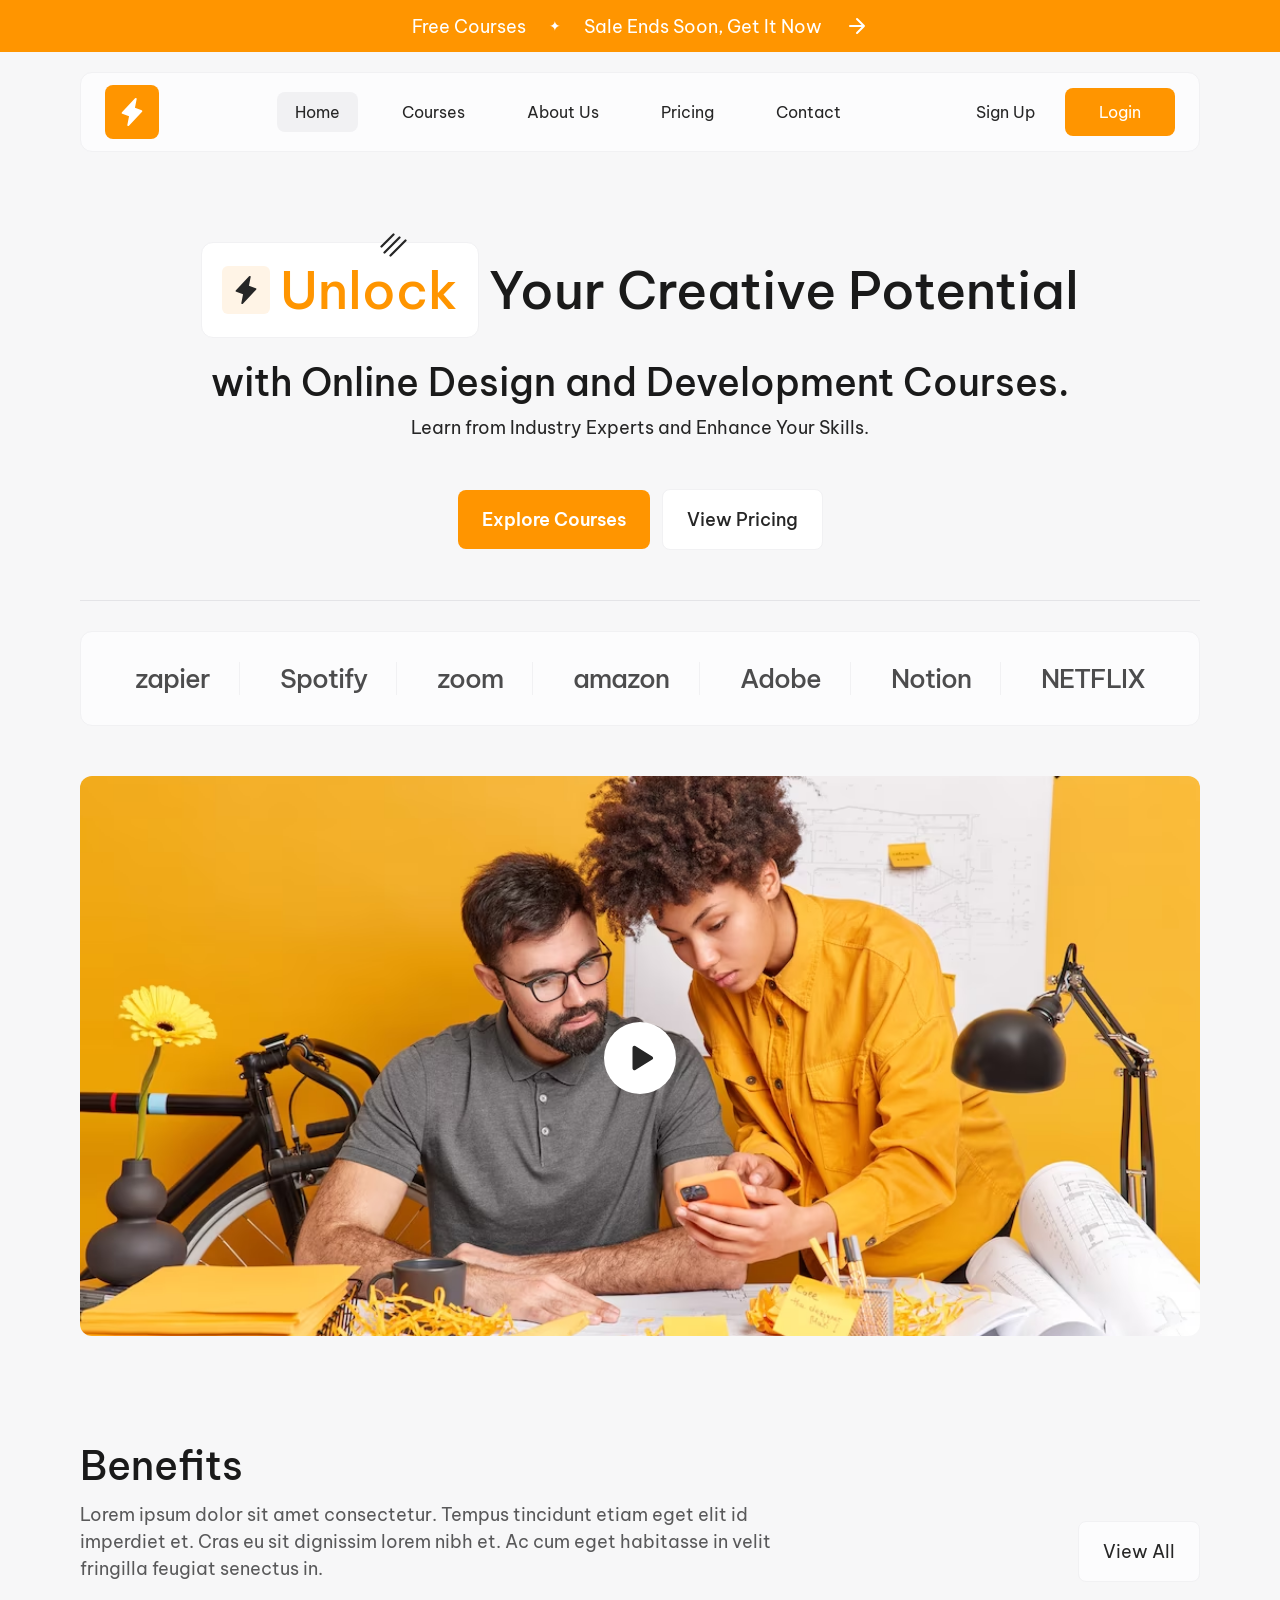
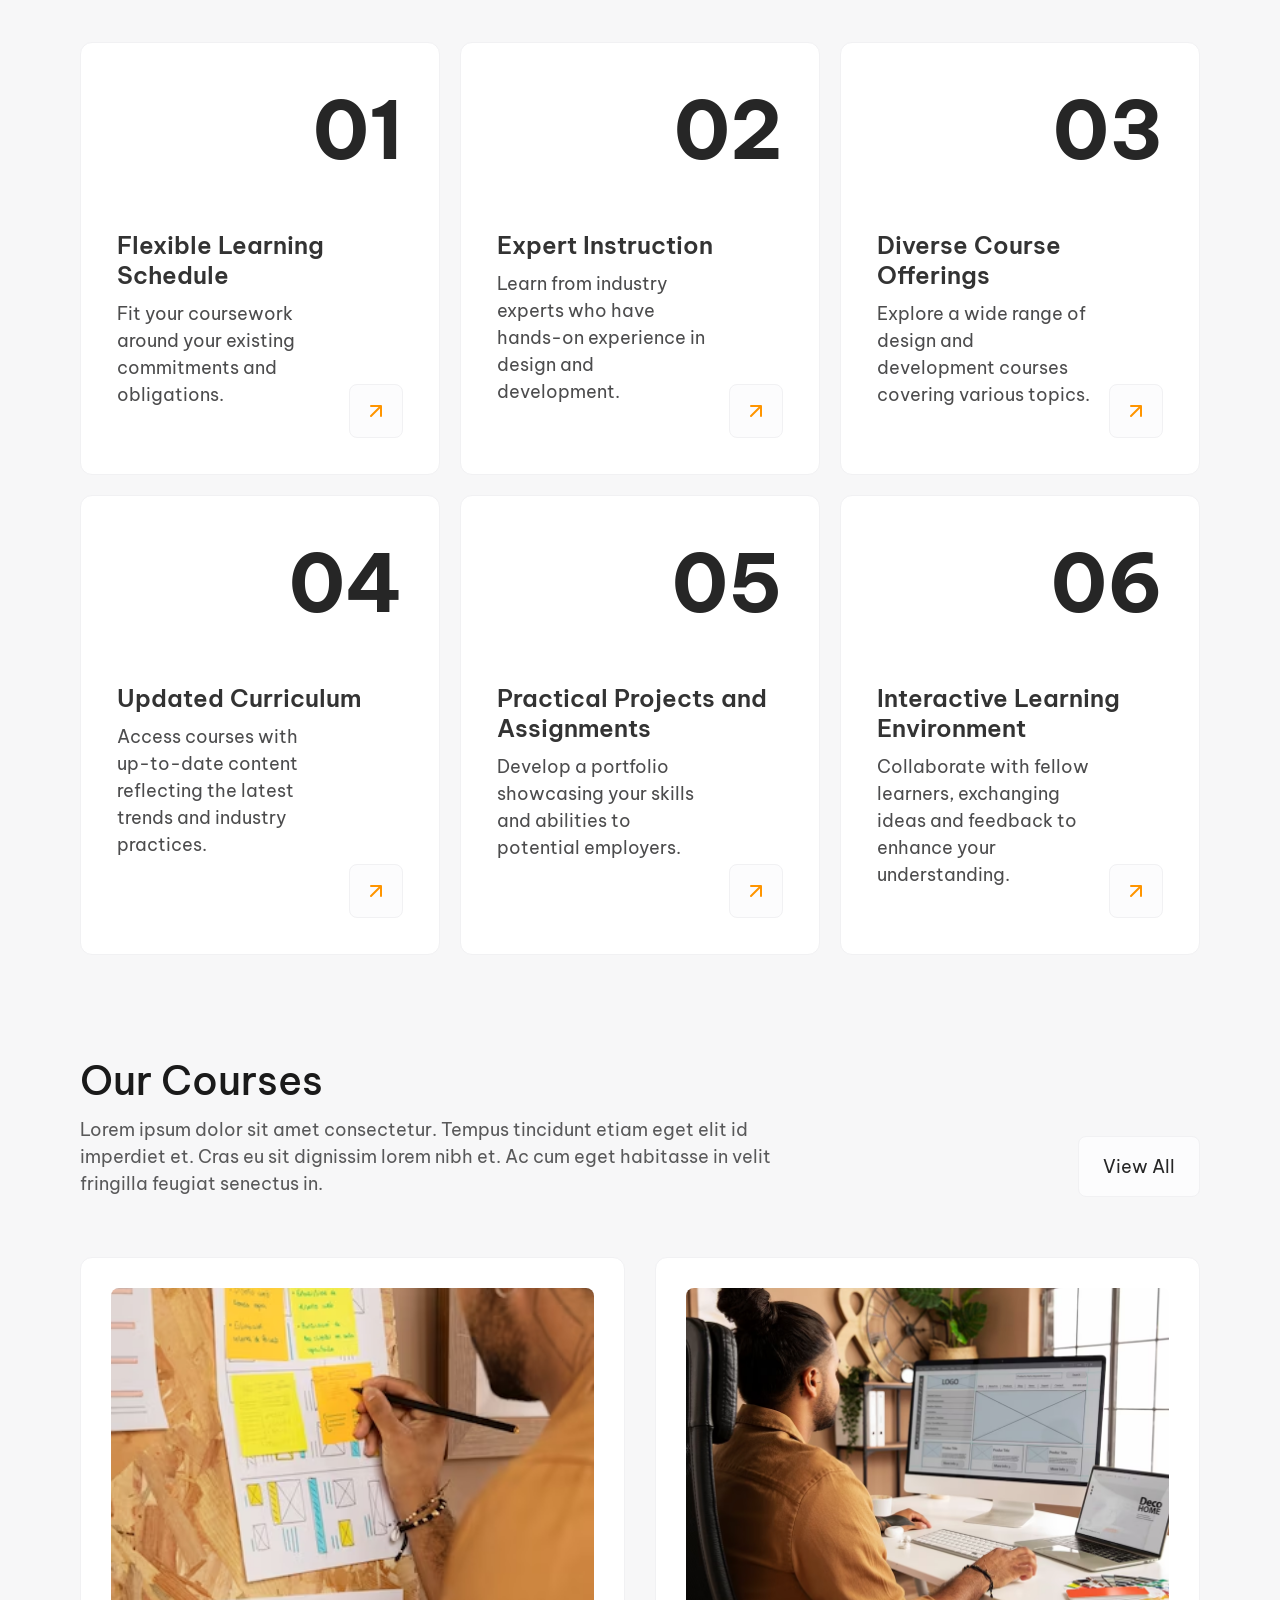
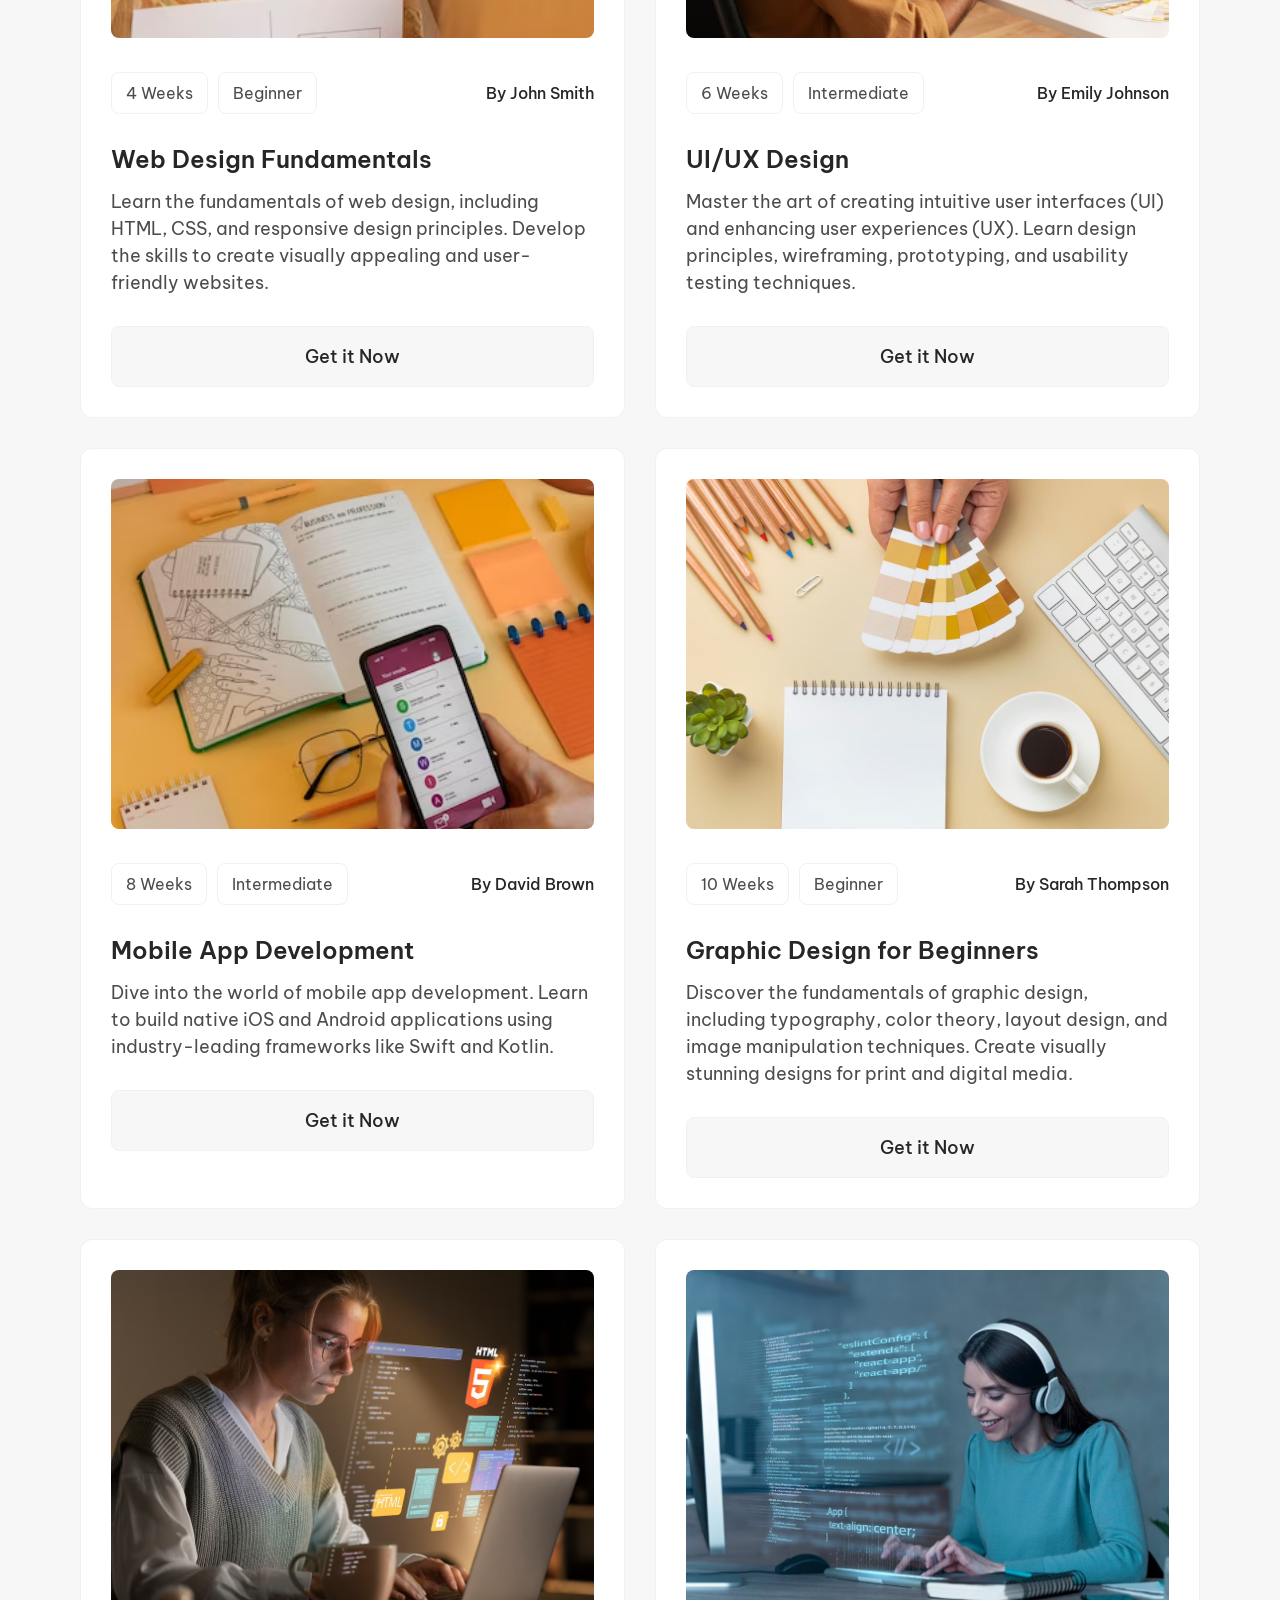
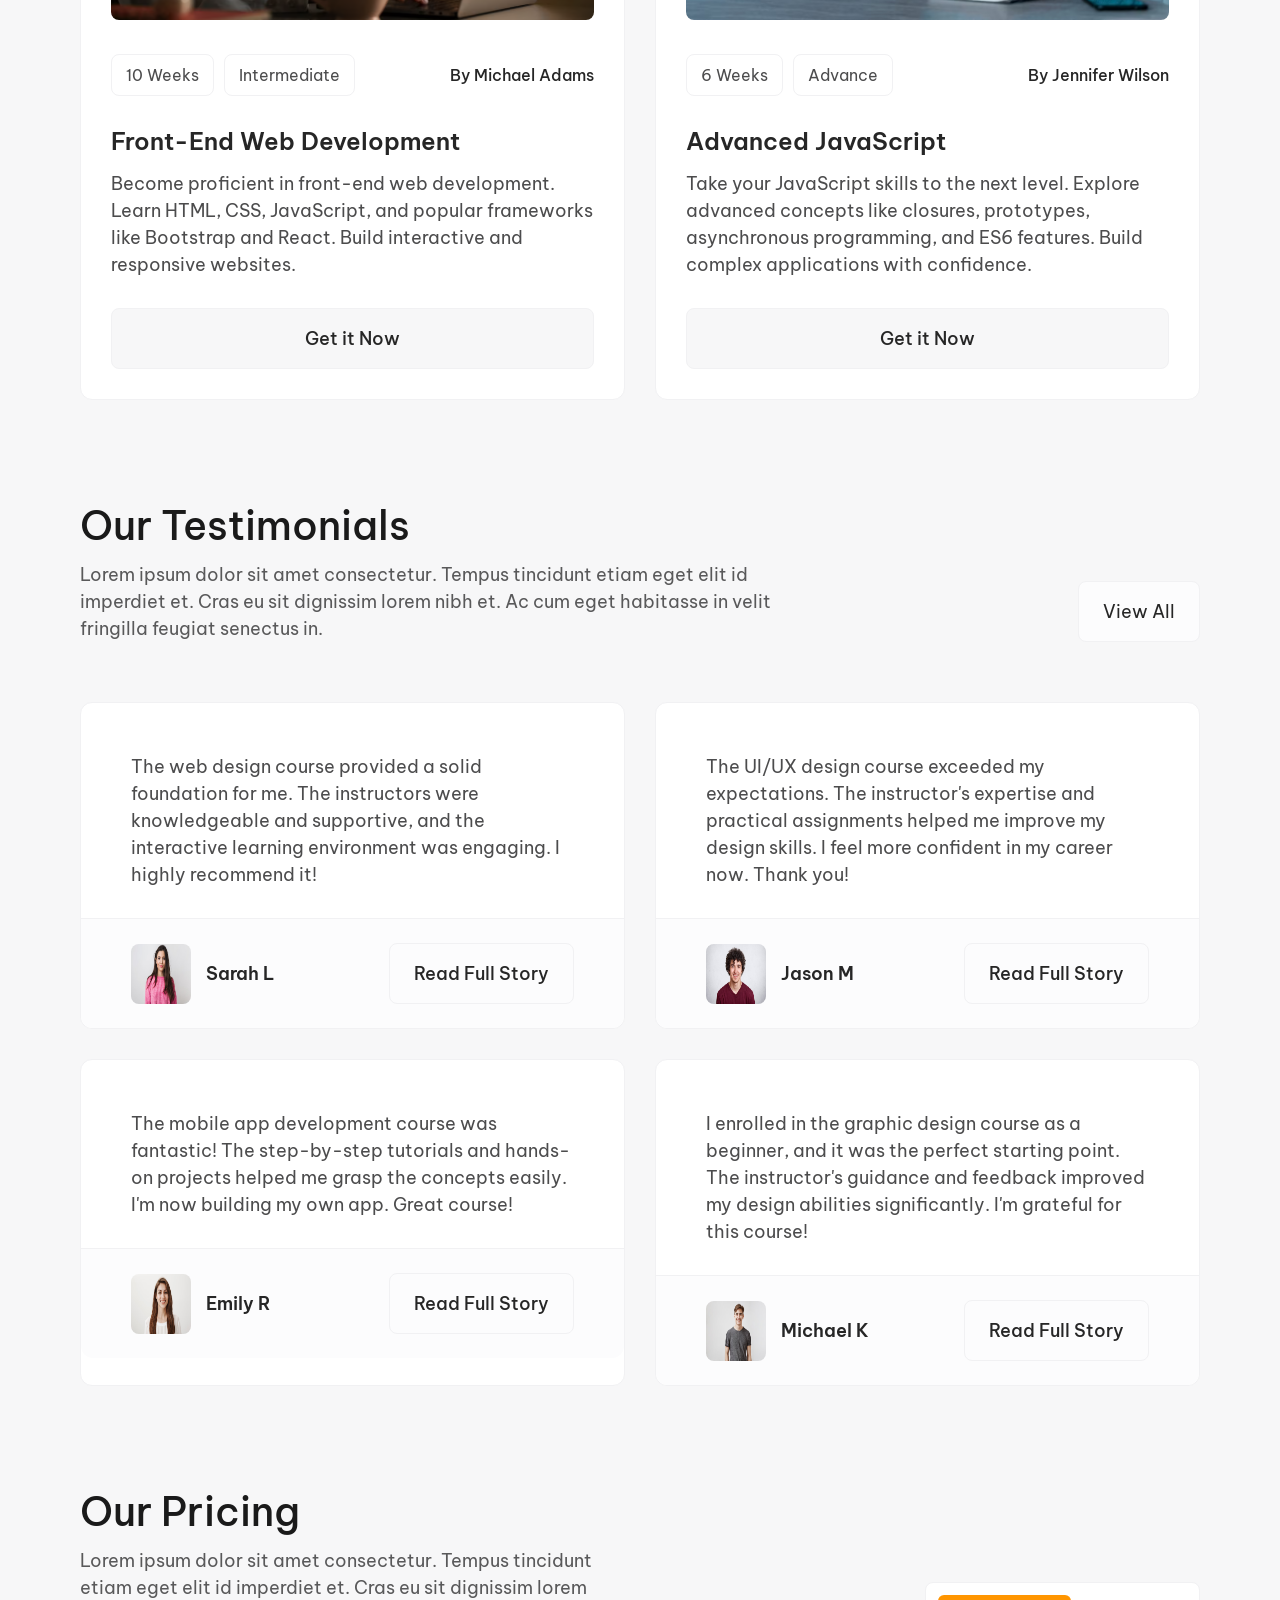
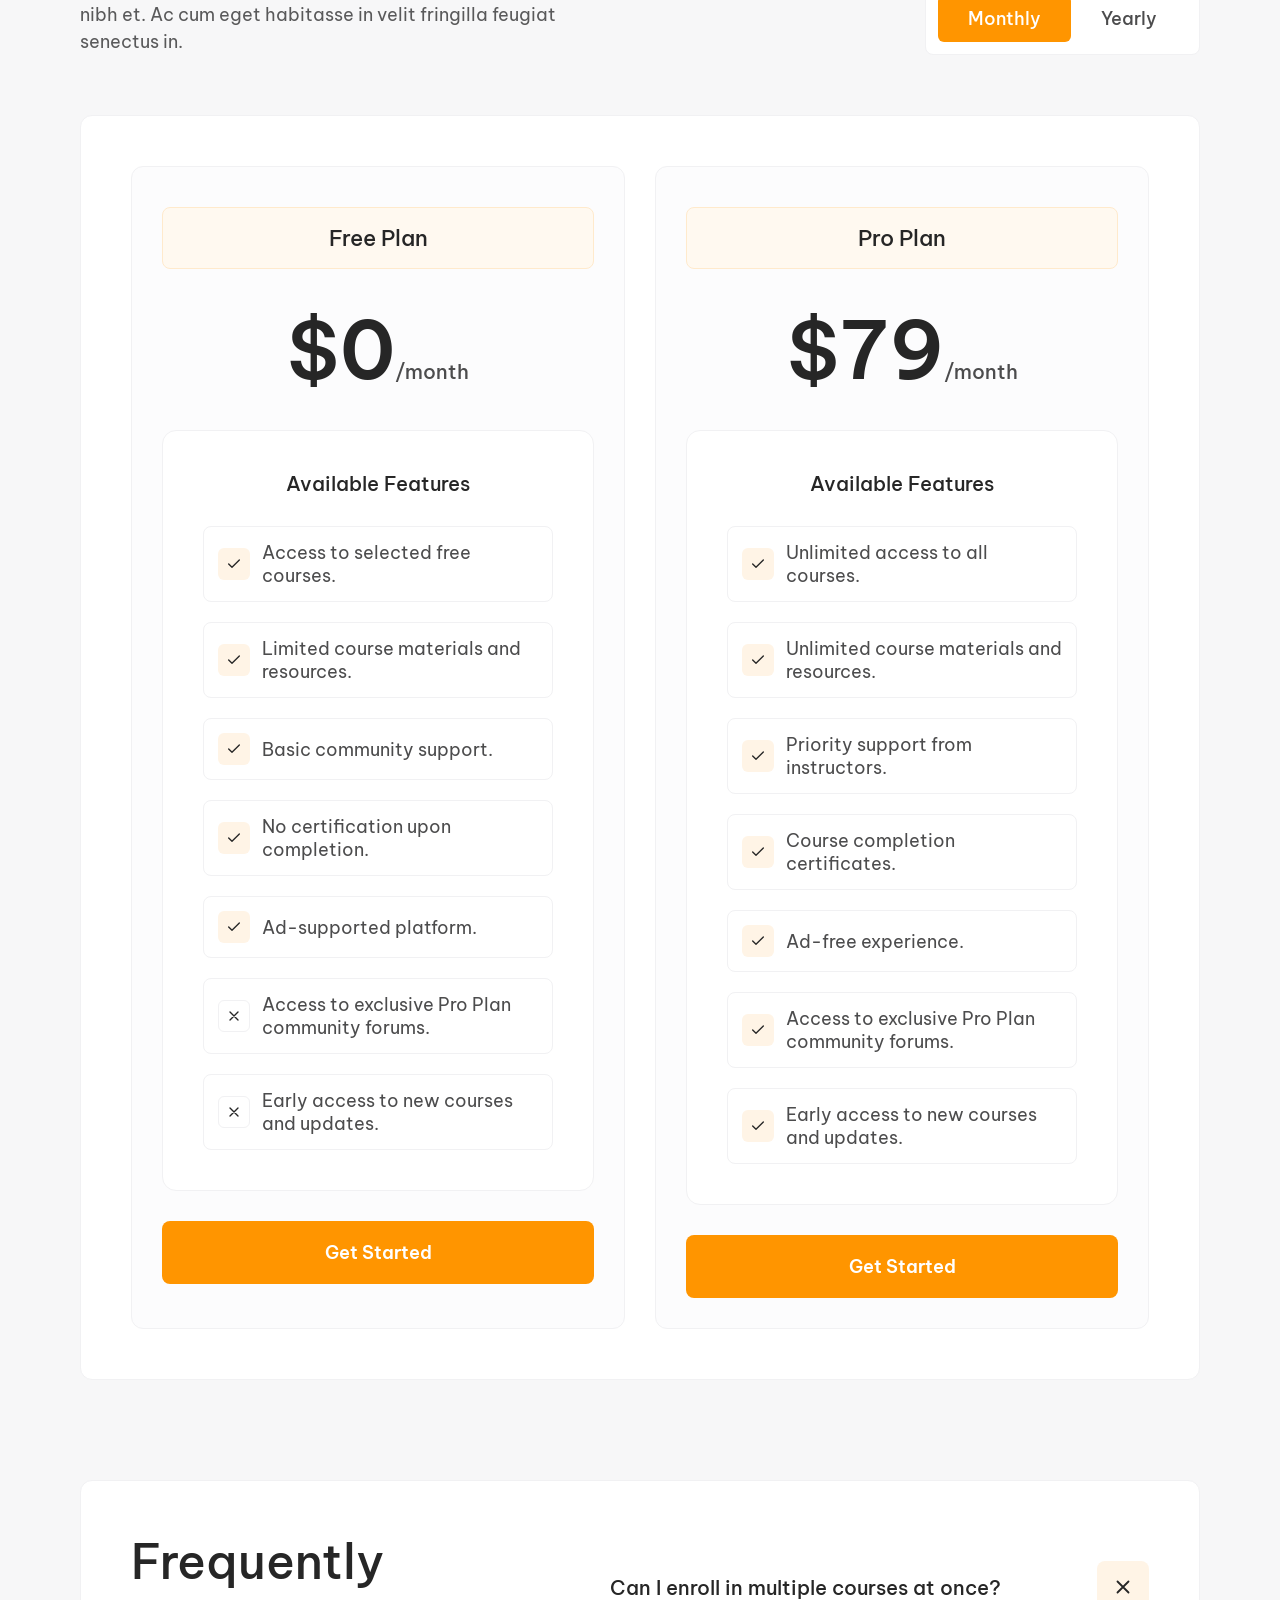
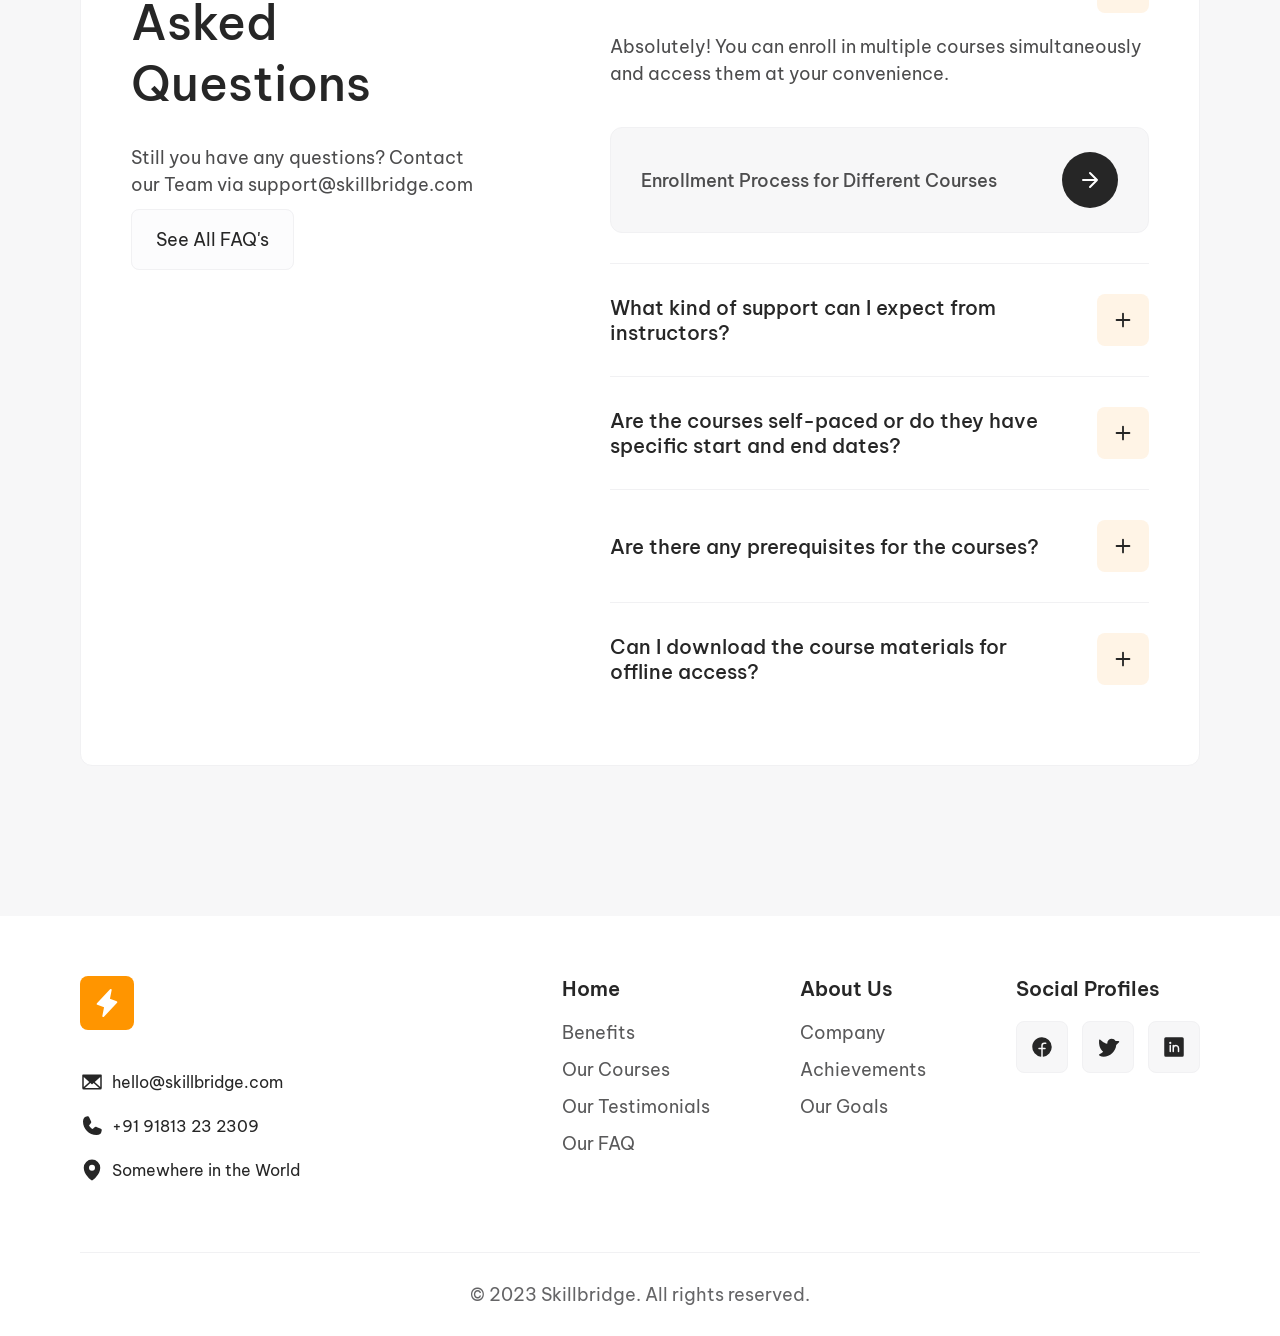
<file: index.html>
<!DOCTYPE html>
<html lang="en">

<head>
    <meta charset="UTF-8">
    <meta name="viewport" content="width=device-width, initial-scale=1.0">
    <title>Task 8</title>
    <link rel="stylesheet" href="./Styles/style.css">
</head>

<body>

    <header>
        <div class="announce">
            <p>
            
                Free Courses <span class="star-txt">✦</span> Sale Ends Soon, Get It Now
                <svg viewBox="0 0 24 24" class="arr">
                    <path fill="none" stroke="currentColor" stroke-linecap="round" stroke-linejoin="round"
                        stroke-width="2" d="M5 12h14m-7-7l7 7l-7 7" />
                </svg>
            </p>
        </div>

        <div class="navbar">
            <input type="checkbox" id="menu" class="chk">
            <a class="logo" href="index.html">
                <svg viewBox="0 0 256 256">
                    <path fill="currentColor"
                        d="m213.85 125.46l-112 120a8 8 0 0 1-13.69-7l14.66-73.33l-57.63-21.64a8 8 0 0 1-3-13l112-120a8 8 0 0 1 13.69 7l-14.7 73.41l57.63 21.61a8 8 0 0 1 3 12.95Z" />
                </svg>
            </a>
            <nav>
                <a class="active" href="index.html">Home</a>
                <a href="courses.html">Courses</a>
                <a href="#">About Us</a>
                <a href="#">Pricing</a>
                <a href="#">Contact</a>
            </nav>
            <div class="btns">
                <a class="signup" href="signup.html">Sign Up</a>
                <a class="login" href="login.html">Login</a>
            </div>
            <label for="menu" class="burger"><svg viewBox="0 0 24 24">
                    <path fill="none" stroke="currentColor" stroke-linecap="round" stroke-linejoin="round"
                        stroke-width="2" d="M4 5h16M4 12h16M4 19h16" />
                </svg></label>
        </div>
    </header>

    <main>
        <section class="hero">
            <div class="deco">
                <svg viewBox="0 0 80 60">
                    <path d="M6 54L26 34M14 58L34 38M2 46L18 30" stroke="#262626" stroke-width="3"
                        stroke-linecap="round" fill="none" />
                </svg>
            </div>
            <h1>
                <span class="hl">
                    <span class="bolt"><svg viewBox="0 0 256 256">
                            <path fill="currentColor"
                                d="m213.85 125.46l-112 120a8 8 0 0 1-13.69-7l14.66-73.33l-57.63-21.64a8 8 0 0 1-3-13l112-120a8 8 0 0 1 13.69 7l-14.7 73.41l57.63 21.61a8 8 0 0 1 3 12.95Z" />
                        </svg></span>
                    <span class="orange">Unlock</span>
                </span>
                Your Creative Potential
            </h1>
            <h2>with Online Design and Development Courses.</h2>
            <p class="sub">Learn from Industry Experts and Enhance Your Skills.</p>
            <div class="hero-btns">
                <a class="btn2" href="courses.html">Explore Courses</a>
                <a class="btn1" href="#">View Pricing</a>
            </div>
        </section>

        <section class="logos">
            <div class="strip">
                <span class="brand zapier"><b>zapier</b></span>
                <span class="brand spotify"><b>Spotify</b></span>
                <span class="brand zoom"><b>zoom</b></span>
                <span class="brand amazon"><b>amazon</b></span>
                <span class="brand adobe"><b>Adobe</b></span>
                <span class="brand notion"><b>Notion</b></span>
                <span class="brand netflix"><b>NETFLIX</b></span>
            </div>
        </section>

        <section class="video">
            <img src="./images/hero.png" alt="Skillbridge students in class">
            <a class="play" href="#">
                <svg viewBox="0 0 256 256">
                    <path fill="currentColor"
                        d="M240 128a15.74 15.74 0 0 1-7.6 13.51L88.32 229.65a16 16 0 0 1-16.2.3A15.86 15.86 0 0 1 64 216.13V39.87a15.86 15.86 0 0 1 8.12-13.82a16 16 0 0 1 16.2.3l144.08 88.14A15.74 15.74 0 0 1 240 128" />
                </svg>
            </a>
        </section>

        <section class="box1">
            <div class="head2">
                <div class="text">
                    <h2>Benefits</h2>
                    <p>Lorem ipsum dolor sit amet consectetur. Tempus tincidunt etiam eget elit id imperdiet et. Cras eu
                        sit
                        dignissim lorem nibh et. Ac cum eget habitasse in velit fringilla feugiat senectus in.</p>
                </div>
                <a class="btn3" href="#">View All</a>
            </div>
            <div class="cards">
                <div class="card">
                    <span class="num">01</span>
                    <h3>Flexible Learning Schedule</h3>
                    <p>Fit your coursework around your existing commitments and obligations.</p>
                    <a class="go" href="#"><svg viewBox="0 0 24 24">
                            <path fill="none" stroke="currentColor" stroke-linecap="round" stroke-linejoin="round"
                                stroke-width="2" d="M7 7h10v10M7 17L17 7" />
                        </svg></a>
                </div>
                <div class="card">
                    <span class="num">02</span>
                    <h3>Expert Instruction</h3>
                    <p>Learn from industry experts who have hands-on experience in design and development.</p>
                    <a class="go" href="#"><svg viewBox="0 0 24 24">
                            <path fill="none" stroke="currentColor" stroke-linecap="round" stroke-linejoin="round"
                                stroke-width="2" d="M7 7h10v10M7 17L17 7" />
                        </svg></a>
                </div>
                <div class="card">
                    <span class="num">03</span>
                    <h3>Diverse Course Offerings</h3>
                    <p>Explore a wide range of design and development courses covering various topics.</p>
                    <a class="go" href="#"><svg viewBox="0 0 24 24">
                            <path fill="none" stroke="currentColor" stroke-linecap="round" stroke-linejoin="round"
                                stroke-width="2" d="M7 7h10v10M7 17L17 7" />
                        </svg></a>
                </div>
                <div class="card">
                    <span class="num">04</span>
                    <h3>Updated Curriculum</h3>
                    <p>Access courses with up-to-date content reflecting the latest trends and industry practices.</p>
                    <a class="go" href="#"><svg viewBox="0 0 24 24">
                            <path fill="none" stroke="currentColor" stroke-linecap="round" stroke-linejoin="round"
                                stroke-width="2" d="M7 7h10v10M7 17L17 7" />
                        </svg></a>
                </div>
                <div class="card">
                    <span class="num">05</span>
                    <h3>Practical Projects and Assignments</h3>
                    <p>Develop a portfolio showcasing your skills and abilities to potential employers.</p>
                    <a class="go" href="#"><svg viewBox="0 0 24 24">
                            <path fill="none" stroke="currentColor" stroke-linecap="round" stroke-linejoin="round"
                                stroke-width="2" d="M7 7h10v10M7 17L17 7" />
                        </svg></a>
                </div>
                <div class="card">
                    <span class="num">06</span>
                    <h3>Interactive Learning Environment</h3>
                    <p>Collaborate with fellow learners, exchanging ideas and feedback to enhance your understanding.
                    </p>
                    <a class="go" href="#"><svg viewBox="0 0 24 24">
                            <path fill="none" stroke="currentColor" stroke-linecap="round" stroke-linejoin="round"
                                stroke-width="2" d="M7 7h10v10M7 17L17 7" />
                        </svg></a>
                </div>
            </div>
        </section>

        <section class="box2">
            <div class="head2">
                <div class="text">
                    <h2>Our Courses</h2>
                    <p>Lorem ipsum dolor sit amet consectetur. Tempus tincidunt etiam eget elit id imperdiet et. Cras eu
                        sit
                        dignissim lorem nibh et. Ac cum eget habitasse in velit fringilla feugiat senectus in.</p>
                </div>
                <a class="btn3" href="#">View All</a>
            </div>
            <div class="cards2">
                <div class="card1">
                    <img src="./images/web-design.png" alt="Web Design Fundamentals course">
                    <div class="info">
                        <div class="tags">
                            <div class="left">
                                <span class="tag">4 Weeks</span>
                                <span class="tag">Beginner</span>
                            </div>
                            <span class="author">By John Smith</span>
                        </div>
                        <h3>Web Design Fundamentals</h3>
                        <p>Learn the fundamentals of web design, including HTML, CSS, and responsive design principles.
                            Develop the skills to create visually appealing and user-friendly websites.</p>
                        <a class="btn4" href="course-open.html">Get it Now</a>
                    </div>
                </div>
                <div class="card1">
                    <img src="./images/uiux.png" alt="UI/UX Design course">
                    <div class="info">
                        <div class="tags">
                            <div class="left">
                                <span class="tag">6 Weeks</span>
                                <span class="tag">Intermediate</span>
                            </div>
                            <span class="author">By Emily Johnson</span>
                        </div>
                        <h3>UI/UX Design</h3>
                        <p>Master the art of creating intuitive user interfaces (UI) and enhancing user experiences
                            (UX).
                            Learn design principles, wireframing, prototyping, and usability testing techniques.</p>
                        <a class="btn4" href="course-open.html">Get it Now</a>
                    </div>
                </div>
                <div class="card1">
                    <img src="./images/mobile-app.png" alt="Mobile App Development course">
                    <div class="info">
                        <div class="tags">
                            <div class="left">
                                <span class="tag">8 Weeks</span>
                                <span class="tag">Intermediate</span>
                            </div>
                            <span class="author">By David Brown</span>
                        </div>
                        <h3>Mobile App Development</h3>
                        <p>Dive into the world of mobile app development. Learn to build native iOS and Android
                            applications
                            using industry-leading frameworks like Swift and Kotlin.</p>
                        <a class="btn4" href="course-open.html">Get it Now</a>
                    </div>
                </div>
                <div class="card1">
                    <img src="./images/graphic-design.png" alt="Graphic Design for Beginners course">
                    <div class="info">
                        <div class="tags">
                            <div class="left">
                                <span class="tag">10 Weeks</span>
                                <span class="tag">Beginner</span>
                            </div>
                            <span class="author">By Sarah Thompson</span>
                        </div>
                        <h3>Graphic Design for Beginners</h3>
                        <p>Discover the fundamentals of graphic design, including typography, color theory, layout
                            design,
                            and image manipulation techniques. Create visually stunning designs for print and digital
                            media.
                        </p>
                        <a class="btn4" href="course-open.html">Get it Now</a>
                    </div>
                </div>
                <div class="card1">
                    <img src="./images/frontend.png" alt="Front-End Web Development course">
                    <div class="info">
                        <div class="tags">
                            <div class="left">
                                <span class="tag">10 Weeks</span>
                                <span class="tag">Intermediate</span>
                            </div>
                            <span class="author">By Michael Adams</span>
                        </div>
                        <h3>Front-End Web Development</h3>
                        <p>Become proficient in front-end web development. Learn HTML, CSS, JavaScript, and popular
                            frameworks like Bootstrap and React. Build interactive and responsive websites.</p>
                        <a class="btn4" href="course-open.html">Get it Now</a>
                    </div>
                </div>
                <div class="card1">
                    <img src="./images/javascript.png" alt="Advanced JavaScript course">
                    <div class="info">
                        <div class="tags">
                            <div class="left">
                                <span class="tag">6 Weeks</span>
                                <span class="tag">Advance</span>
                            </div>
                            <span class="author">By Jennifer Wilson</span>
                        </div>
                        <h3>Advanced JavaScript</h3>
                        <p>Take your JavaScript skills to the next level. Explore advanced concepts like closures,
                            prototypes, asynchronous programming, and ES6 features. Build complex applications with
                            confidence.</p>
                        <a class="btn4" href="course-open.html">Get it Now</a>
                    </div>
                </div>
            </div>
        </section>

        <section class="box3">
            <div class="head2">
                <div class="text">
                    <h2>Our Testimonials</h2>
                    <p>Lorem ipsum dolor sit amet consectetur. Tempus tincidunt etiam eget elit id imperdiet et. Cras eu
                        sit
                        dignissim lorem nibh et. Ac cum eget habitasse in velit fringilla feugiat senectus in.</p>
                </div>
                <a class="btn3" href="#">View All</a>
            </div>
            <div class="cards3">
                <div class="card2">
                    <p class="quote">The web design course provided a solid foundation for me. The instructors were
                        knowledgeable and supportive, and the interactive learning environment was engaging. I highly
                        recommend it!</p>
                    <div class="person">
                        <div class="who">
                            <img src="./images/avatar1.png" alt="Sarah L">
                            <span>Sarah L</span>
                        </div>
                        <a class="btn5" href="#">Read Full Story</a>
                    </div>
                </div>
                <div class="card2">
                    <p class="quote">The UI/UX design course exceeded my expectations. The instructor's expertise and
                        practical assignments helped me improve my design skills. I feel more confident in my career
                        now.
                        Thank you!</p>
                    <div class="person">
                        <div class="who">
                            <img src="./images/avatar2.png" alt="Jason M">
                            <span>Jason M</span>
                        </div>
                        <a class="btn5" href="#">Read Full Story</a>
                    </div>
                </div>
                <div class="card2">
                    <p class="quote">The mobile app development course was fantastic! The step-by-step tutorials and
                        hands-on projects helped me grasp the concepts easily. I'm now building my own app. Great
                        course!
                    </p>
                    <div class="person">
                        <div class="who">
                            <img src="./images/avatar3.png" alt="Emily R">
                            <span>Emily R</span>
                        </div>
                        <a class="btn5" href="#">Read Full Story</a>
                    </div>
                </div>
                <div class="card2">
                    <p class="quote">I enrolled in the graphic design course as a beginner, and it was the perfect
                        starting
                        point. The instructor's guidance and feedback improved my design abilities significantly. I'm
                        grateful for this course!</p>
                    <div class="person">
                        <div class="who">
                            <img src="./images/avatar4.png" alt="Michael K">
                            <span>Michael K</span>
                        </div>
                        <a class="btn5" href="#">Read Full Story</a>
                    </div>
                </div>
            </div>
        </section>

        <section class="box4">
            <div class="head2">
                <div class="text">
                    <h2>Our Pricing</h2>
                    <p>Lorem ipsum dolor sit amet consectetur. Tempus tincidunt etiam eget elit id imperdiet et. Cras eu
                        sit
                        dignissim lorem nibh et. Ac cum eget habitasse in velit fringilla feugiat senectus in.</p>
                </div>
                <div class="switch">
                    <a class="on" href="#">Monthly</a>
                    <a class="off" href="#">Yearly</a>
                </div>
            </div>
            <div class="plans">
                <div class="plan">
                    <div class="plan-head">
                        <h3>Free Plan</h3>
                    </div>
                    <div class="price">
                        <p><b>$0</b><span>/month</span></p>
                    </div>
                    <div class="features">
                        <h4>Available Features</h4>
                        <ul>
                            <li><span class="yes"><svg viewBox="0 0 24 24">
                                        <path fill="none" stroke="currentColor" stroke-linecap="round"
                                            stroke-linejoin="round" stroke-width="2" d="M20 6L9 17l-5-5" />
                                    </svg></span>Access to selected free courses.</li>
                            <li><span class="yes"><svg viewBox="0 0 24 24">
                                        <path fill="none" stroke="currentColor" stroke-linecap="round"
                                            stroke-linejoin="round" stroke-width="2" d="M20 6L9 17l-5-5" />
                                    </svg></span>Limited course materials and resources.</li>
                            <li><span class="yes"><svg viewBox="0 0 24 24">
                                        <path fill="none" stroke="currentColor" stroke-linecap="round"
                                            stroke-linejoin="round" stroke-width="2" d="M20 6L9 17l-5-5" />
                                    </svg></span>Basic community support.</li>
                            <li><span class="yes"><svg viewBox="0 0 24 24">
                                        <path fill="none" stroke="currentColor" stroke-linecap="round"
                                            stroke-linejoin="round" stroke-width="2" d="M20 6L9 17l-5-5" />
                                    </svg></span>No certification upon completion.</li>
                            <li><span class="yes"><svg viewBox="0 0 24 24">
                                        <path fill="none" stroke="currentColor" stroke-linecap="round"
                                            stroke-linejoin="round" stroke-width="2" d="M20 6L9 17l-5-5" />
                                    </svg></span>Ad-supported platform.</li>
                            <li><span class="no"><svg viewBox="0 0 24 24">
                                        <path fill="none" stroke="currentColor" stroke-linecap="round"
                                            stroke-linejoin="round" stroke-width="2" d="M18 6L6 18M6 6l12 12" />
                                    </svg></span>Access to exclusive Pro Plan community forums.</li>
                            <li><span class="no"><svg viewBox="0 0 24 24">
                                        <path fill="none" stroke="currentColor" stroke-linecap="round"
                                            stroke-linejoin="round" stroke-width="2" d="M18 6L6 18M6 6l12 12" />
                                    </svg></span>Early access to new courses and updates.</li>
                        </ul>
                    </div>
                    <a class="btn6" href="#">Get Started</a>
                </div>
                <div class="plan">
                    <div class="plan-head">
                        <h3>Pro Plan</h3>
                    </div>
                    <div class="price">
                        <p><b>$79</b><span>/month</span></p>
                    </div>
                    <div class="features">
                        <h4>Available Features</h4>
                        <ul>
                            <li><span class="yes"><svg viewBox="0 0 24 24">
                                        <path fill="none" stroke="currentColor" stroke-linecap="round"
                                            stroke-linejoin="round" stroke-width="2" d="M20 6L9 17l-5-5" />
                                    </svg></span>Unlimited access to all courses.</li>
                            <li><span class="yes"><svg viewBox="0 0 24 24">
                                        <path fill="none" stroke="currentColor" stroke-linecap="round"
                                            stroke-linejoin="round" stroke-width="2" d="M20 6L9 17l-5-5" />
                                    </svg></span>Unlimited course materials and resources.</li>
                            <li><span class="yes"><svg viewBox="0 0 24 24">
                                        <path fill="none" stroke="currentColor" stroke-linecap="round"
                                            stroke-linejoin="round" stroke-width="2" d="M20 6L9 17l-5-5" />
                                    </svg></span>Priority support from instructors.</li>
                            <li><span class="yes"><svg viewBox="0 0 24 24">
                                        <path fill="none" stroke="currentColor" stroke-linecap="round"
                                            stroke-linejoin="round" stroke-width="2" d="M20 6L9 17l-5-5" />
                                    </svg></span>Course completion certificates.</li>
                            <li><span class="yes"><svg viewBox="0 0 24 24">
                                        <path fill="none" stroke="currentColor" stroke-linecap="round"
                                            stroke-linejoin="round" stroke-width="2" d="M20 6L9 17l-5-5" />
                                    </svg></span>Ad-free experience.</li>
                            <li><span class="yes"><svg viewBox="0 0 24 24">
                                        <path fill="none" stroke="currentColor" stroke-linecap="round"
                                            stroke-linejoin="round" stroke-width="2" d="M20 6L9 17l-5-5" />
                                    </svg></span>Access to exclusive Pro Plan community forums.</li>
                            <li><span class="yes"><svg viewBox="0 0 24 24">
                                        <path fill="none" stroke="currentColor" stroke-linecap="round"
                                            stroke-linejoin="round" stroke-width="2" d="M20 6L9 17l-5-5" />
                                    </svg></span>Early access to new courses and updates.</li>
                        </ul>
                    </div>
                    <a class="btn6" href="#">Get Started</a>
                </div>
            </div>
        </section>

        <section class="box5">
            <div class="faq">
                <div class="side">
                    <h2>Frequently Asked Questions</h2>
                    <p>Still you have any questions? Contact our Team via <a
                            href="mailto:support@skillbridge.com">support@skillbridge.com</a></p>
                    <a class="btn3" href="#">See All FAQ's</a>
                </div>
                <div class="items">
                    <div class="item open">
                        <div class="q">
                            <h3>Can I enroll in multiple courses at once?</h3>
                            <span class="ic x"><svg viewBox="0 0 24 24">
                                    <path fill="none" stroke="currentColor" stroke-linecap="round"
                                        stroke-linejoin="round" stroke-width="2" d="M18 6L6 18M6 6l12 12" />
                                </svg></span>
                        </div>
                        <p class="a">Absolutely! You can enroll in multiple courses simultaneously and access them at
                            your
                            convenience.</p>
                        <a class="process" href="#">
                            <span>Enrollment Process for Different Courses</span>
                            <span class="circle"><svg viewBox="0 0 24 24">
                                    <path fill="none" stroke="currentColor" stroke-linecap="round"
                                        stroke-linejoin="round" stroke-width="2" d="M5 12h14m-7-7l7 7l-7 7" />
                                </svg></span>
                        </a>
                    </div>
                    <div class="item">
                        <div class="q">
                            <h3>What kind of support can I expect from instructors?</h3>
                            <span class="ic plus"><svg viewBox="0 0 24 24">
                                    <path fill="none" stroke="currentColor" stroke-linecap="round"
                                        stroke-linejoin="round" stroke-width="2" d="M5 12h14m-7-7v14" />
                                </svg></span>
                        </div>
                    </div>
                    <div class="item">
                        <div class="q">
                            <h3>Are the courses self-paced or do they have specific start and end dates?</h3>
                            <span class="ic plus"><svg viewBox="0 0 24 24">
                                    <path fill="none" stroke="currentColor" stroke-linecap="round"
                                        stroke-linejoin="round" stroke-width="2" d="M5 12h14m-7-7v14" />
                                </svg></span>
                        </div>
                    </div>
                    <div class="item">
                        <div class="q">
                            <h3>Are there any prerequisites for the courses?</h3>
                            <span class="ic plus"><svg viewBox="0 0 24 24">
                                    <path fill="none" stroke="currentColor" stroke-linecap="round"
                                        stroke-linejoin="round" stroke-width="2" d="M5 12h14m-7-7v14" />
                                </svg></span>
                        </div>
                    </div>
                    <div class="item">
                        <div class="q">
                            <h3>Can I download the course materials for offline access?</h3>
                            <span class="ic plus"><svg viewBox="0 0 24 24">
                                    <path fill="none" stroke="currentColor" stroke-linecap="round"
                                        stroke-linejoin="round" stroke-width="2" d="M5 12h14m-7-7v14" />
                                </svg></span>
                        </div>
                    </div>
                </div>
            </div>
        </section>
    </main>

    <footer class="end">
        <div class="top">
            <div class="about">
                <a class="logo" href="index.html">
                    <svg viewBox="0 0 256 256">
                        <path fill="currentColor"
                            d="m213.85 125.46l-112 120a8 8 0 0 1-13.69-7l14.66-73.33l-57.63-21.64a8 8 0 0 1-3-13l112-120a8 8 0 0 1 13.69 7l-14.7 73.41l57.63 21.61a8 8 0 0 1 3 12.95Z" />
                    </svg>
                </a>
                <a class="contact" href="mailto:hello@skillbridge.com">
                    <svg viewBox="0 0 256 256">
                        <path fill="currentColor"
                            d="M224 48H32a8 8 0 0 0-8 8v136a16 16 0 0 0 16 16h176a16 16 0 0 0 16-16V56a8 8 0 0 0-8-8M98.71 128L40 181.81V74.19Zm11.84 10.85l12 11.05a8 8 0 0 0 10.82 0l12-11.05l58 53.15H52.57ZM157.29 128L216 74.18v107.64Z" />
                    </svg>
                    hello@skillbridge.com
                </a>
                <a class="contact" href="tel:+9191813232309">
                    <svg viewBox="0 0 256 256">
                        <path fill="currentColor"
                            d="M231.88 175.08A56.26 56.26 0 0 1 176 224C96.6 224 32 159.4 32 80a56.26 56.26 0 0 1 48.92-55.88a16 16 0 0 1 16.62 9.52l21.12 47.15v.12A16 16 0 0 1 117.39 96c-.18.27-.37.52-.57.77L96 121.45c7.49 15.22 23.41 31 38.83 38.51l24.34-20.71a8 8 0 0 1 .75-.56a16 16 0 0 1 15.17-1.4l.13.06l47.11 21.11a16 16 0 0 1 9.55 16.62" />
                    </svg>
                    +91 91813 23 2309
                </a>
                <p class="contact">
                    <svg viewBox="0 0 256 256">
                        <path fill="currentColor"
                            d="M128 16a88.1 88.1 0 0 0-88 88c0 75.3 80 132.17 83.41 134.55a8 8 0 0 0 9.18 0C136 236.17 216 179.3 216 104a88.1 88.1 0 0 0-88-88m0 56a32 32 0 1 1-32 32a32 32 0 0 1 32-32" />
                    </svg>
                    Somewhere in the World
                </p>
            </div>
            <div class="col">
                <h4>Home</h4>
                <a href="#">Benefits</a>
                <a href="#">Our Courses</a>
                <a href="#">Our Testimonials</a>
                <a href="#">Our FAQ</a>
            </div>
            <div class="col">
                <h4>About Us</h4>
                <a href="#">Company</a>
                <a href="#">Achievements</a>
                <a href="#">Our Goals</a>
            </div>
            <div class="col social">
                <h4>Social Profiles</h4>
                <div class="socials">
                    <a href="#"><svg viewBox="0 0 256 256">
                            <path fill="currentColor"
                                d="M232 128a104.16 104.16 0 0 1-91.55 103.26a4 4 0 0 1-4.45-4V152h24a8 8 0 0 0 8-8.53a8.17 8.17 0 0 0-8.25-7.47H136v-24a16 16 0 0 1 16-16h16a8 8 0 0 0 8-8.53a8.17 8.17 0 0 0-8.27-7.47H152a32 32 0 0 0-32 32v24H96a8 8 0 0 0-8 8.53a8.17 8.17 0 0 0 8.27 7.47H120v75.28a4 4 0 0 1-4.44 4a104.15 104.15 0 0 1-91.49-107.19c2-54 45.74-97.9 99.78-100A104.12 104.12 0 0 1 232 128" />
                        </svg></a>
                    <a href="#"><svg viewBox="0 0 256 256">
                            <path fill="currentColor"
                                d="m245.66 77.66l-29.9 29.9C209.72 177.58 150.67 232 80 232c-14.52 0-26.49-2.3-35.58-6.84c-7.33-3.67-10.33-7.6-11.08-8.72a8 8 0 0 1 3.85-11.93c.26-.1 24.24-9.31 39.47-26.84a111 111 0 0 1-21.88-24.2c-12.4-18.41-26.28-50.39-22-98.18a8 8 0 0 1 13.65-4.92c.35.35 33.28 33.1 73.54 43.72V88a47.87 47.87 0 0 1 14.36-34.3A46.87 46.87 0 0 1 168.1 40a48.66 48.66 0 0 1 41.47 24H240a8 8 0 0 1 5.66 13.66" />
                        </svg></a>
                    <a href="#"><svg viewBox="0 0 256 256">
                            <path fill="currentColor"
                                d="M216 24H40a16 16 0 0 0-16 16v176a16 16 0 0 0 16 16h176a16 16 0 0 0 16-16V40a16 16 0 0 0-16-16M96 176a8 8 0 0 1-16 0v-64a8 8 0 0 1 16 0Zm-8-80a12 12 0 1 1 12-12a12 12 0 0 1-12 12m96 80a8 8 0 0 1-16 0v-36a20 20 0 0 0-40 0v36a8 8 0 0 1-16 0v-64a8 8 0 0 1 15.79-1.78A36 36 0 0 1 184 140Z" />
                        </svg></a>
                </div>
            </div>
        </div>
        <hr>
        <p class="copy">&copy; 2023 Skillbridge. All rights reserved.</p>
    </footer>

</body>

</html>
</file>
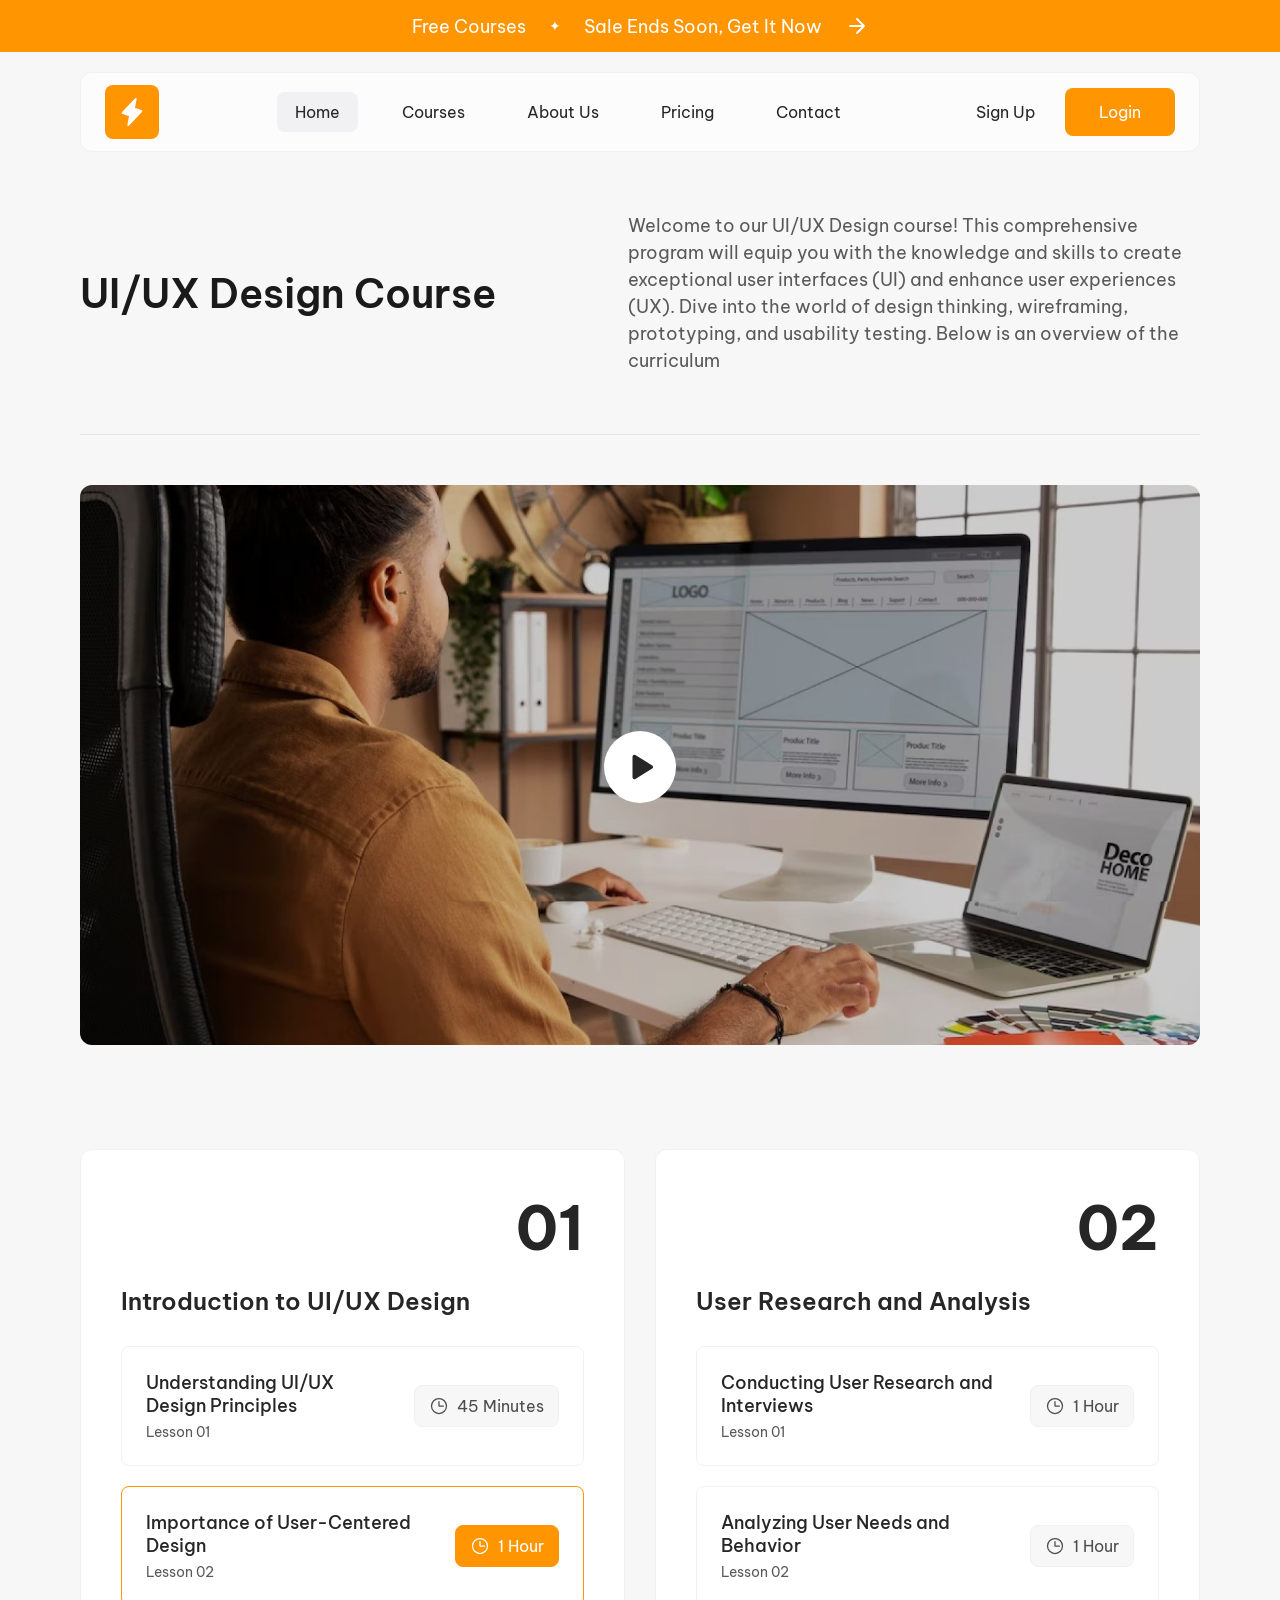
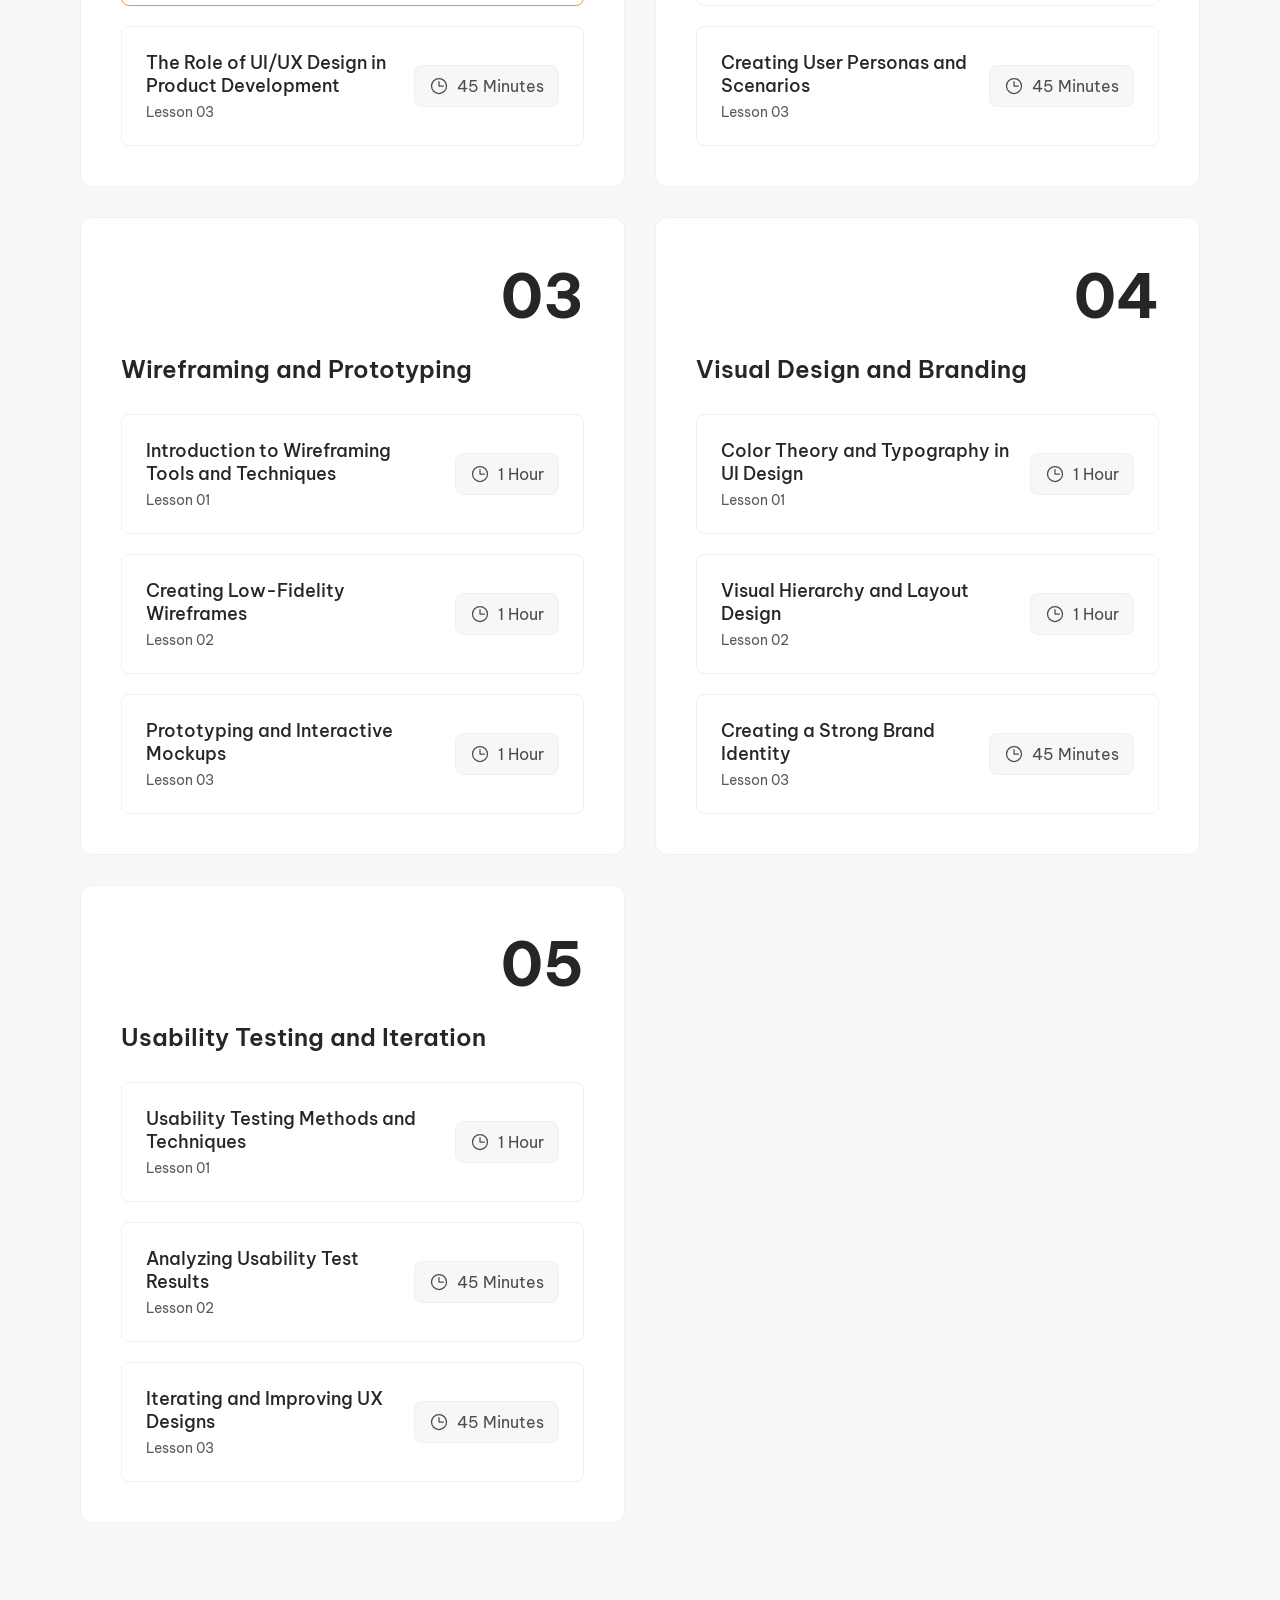
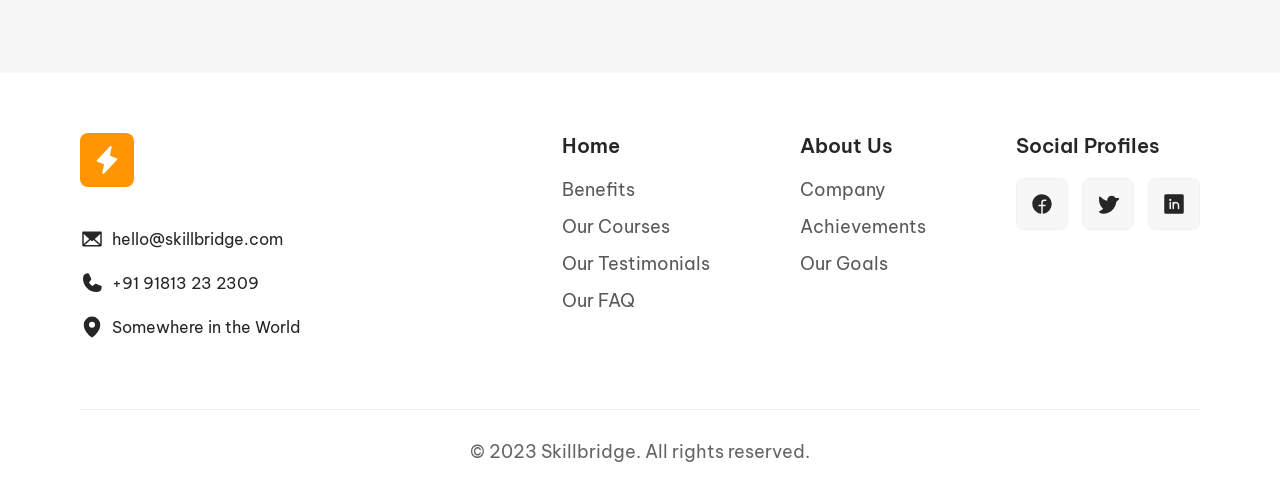
<file: course-open.html>
<!DOCTYPE html>
<html lang="en">

<head>
    <meta charset="UTF-8">
    <meta name="viewport" content="width=device-width, initial-scale=1.0">
    <title>Task 8</title>
    <link rel="stylesheet" href="./Styles/style.css">
</head>

<body>

    <header>
        <div class="announce">
            <p>

                Free Courses <span class="star-txt">✦</span> Sale Ends Soon, Get It Now
                <svg viewBox="0 0 24 24" class="arr">
                    <path fill="none" stroke="currentColor" stroke-linecap="round" stroke-linejoin="round"
                        stroke-width="2" d="M5 12h14m-7-7l7 7l-7 7" />
                </svg>
            </p>
        </div>

        <div class="navbar">
            <input type="checkbox" id="menu" class="chk">
            <a class="logo" href="index.html">
                <svg viewBox="0 0 256 256">
                    <path fill="currentColor"
                        d="m213.85 125.46l-112 120a8 8 0 0 1-13.69-7l14.66-73.33l-57.63-21.64a8 8 0 0 1-3-13l112-120a8 8 0 0 1 13.69 7l-14.7 73.41l57.63 21.61a8 8 0 0 1 3 12.95Z" />
                </svg>
            </a>
            <nav>
                <a class="active" href="index.html">Home</a>
                <a href="courses.html">Courses</a>
                <a href="#">About Us</a>
                <a href="#">Pricing</a>
                <a href="#">Contact</a>
            </nav>
            <div class="btns">
                <a class="signup" href="signup.html">Sign Up</a>
                <a class="login" href="login.html">Login</a>
            </div>
            <label for="menu" class="burger"><svg viewBox="0 0 24 24">
                    <path fill="none" stroke="currentColor" stroke-linecap="round" stroke-linejoin="round"
                        stroke-width="2" d="M4 5h16M4 12h16M4 19h16" />
                </svg></label>
        </div>
    </header>

    <main>
        <section class="phero">
            <h1>UI/UX Design Course</h1>
            <p>Welcome to our UI/UX Design course! This comprehensive program will equip you with the knowledge and
                skills
                to create exceptional user interfaces (UI) and enhance user experiences (UX). Dive into the world of
                design
                thinking, wireframing, prototyping, and usability testing. Below is an overview of the curriculum</p>
        </section>

        <section class="video">
            <img src="./images/course-video.jpg" alt="UI/UX Design course video">
            <a class="play" href="#">
                <svg viewBox="0 0 256 256">
                    <path fill="currentColor"
                        d="M240 128a15.74 15.74 0 0 1-7.6 13.51L88.32 229.65a16 16 0 0 1-16.2.3A15.86 15.86 0 0 1 64 216.13V39.87a15.86 15.86 0 0 1 8.12-13.82a16 16 0 0 1 16.2.3l144.08 88.14A15.74 15.74 0 0 1 240 128" />
                </svg>
            </a>
        </section>

        <section class="lessons">

            <div class="lcard">
                <span class="num">01</span>
                <h3>Introduction to UI/UX Design</h3>
                <div class="lesson">
                    <div class="info">
                        <h4>Understanding UI/UX Design Principles</h4>
                        <span class="ln">Lesson 01</span>
                    </div>
                    <span class="dur">
                        <svg viewBox="0 0 256 256">
                            <path fill="currentColor"
                                d="M128 24a104 104 0 1 0 104 104A104.11 104.11 0 0 0 128 24m0 192a88 88 0 1 1 88-88a88.1 88.1 0 0 1-88 88m64-88a8 8 0 0 1-8 8h-56a8 8 0 0 1-8-8V72a8 8 0 0 1 16 0v48h48a8 8 0 0 1 8 8" />
                        </svg>
                        45 Minutes
                    </span>
                </div>
                <div class="lesson hot">
                    <div class="info">
                        <h4>Importance of User-Centered Design</h4>
                        <span class="ln">Lesson 02</span>
                    </div>
                    <span class="dur">
                        <svg viewBox="0 0 256 256">
                            <path fill="currentColor"
                                d="M128 24a104 104 0 1 0 104 104A104.11 104.11 0 0 0 128 24m0 192a88 88 0 1 1 88-88a88.1 88.1 0 0 1-88 88m64-88a8 8 0 0 1-8 8h-56a8 8 0 0 1-8-8V72a8 8 0 0 1 16 0v48h48a8 8 0 0 1 8 8" />
                        </svg>
                        1 Hour
                    </span>
                </div>
                <div class="lesson">
                    <div class="info">
                        <h4>The Role of UI/UX Design in Product Development</h4>
                        <span class="ln">Lesson 03</span>
                    </div>
                    <span class="dur">
                        <svg viewBox="0 0 256 256">
                            <path fill="currentColor"
                                d="M128 24a104 104 0 1 0 104 104A104.11 104.11 0 0 0 128 24m0 192a88 88 0 1 1 88-88a88.1 88.1 0 0 1-88 88m64-88a8 8 0 0 1-8 8h-56a8 8 0 0 1-8-8V72a8 8 0 0 1 16 0v48h48a8 8 0 0 1 8 8" />
                        </svg>
                        45 Minutes
                    </span>
                </div>
            </div>

            <div class="lcard">
                <span class="num">02</span>
                <h3>User Research and Analysis</h3>
                <div class="lesson">
                    <div class="info">
                        <h4>Conducting User Research and Interviews</h4>
                        <span class="ln">Lesson 01</span>
                    </div>
                    <span class="dur">
                        <svg viewBox="0 0 256 256">
                            <path fill="currentColor"
                                d="M128 24a104 104 0 1 0 104 104A104.11 104.11 0 0 0 128 24m0 192a88 88 0 1 1 88-88a88.1 88.1 0 0 1-88 88m64-88a8 8 0 0 1-8 8h-56a8 8 0 0 1-8-8V72a8 8 0 0 1 16 0v48h48a8 8 0 0 1 8 8" />
                        </svg>
                        1 Hour
                    </span>
                </div>
                <div class="lesson">
                    <div class="info">
                        <h4>Analyzing User Needs and Behavior</h4>
                        <span class="ln">Lesson 02</span>
                    </div>
                    <span class="dur">
                        <svg viewBox="0 0 256 256">
                            <path fill="currentColor"
                                d="M128 24a104 104 0 1 0 104 104A104.11 104.11 0 0 0 128 24m0 192a88 88 0 1 1 88-88a88.1 88.1 0 0 1-88 88m64-88a8 8 0 0 1-8 8h-56a8 8 0 0 1-8-8V72a8 8 0 0 1 16 0v48h48a8 8 0 0 1 8 8" />
                        </svg>
                        1 Hour
                    </span>
                </div>
                <div class="lesson">
                    <div class="info">
                        <h4>Creating User Personas and Scenarios</h4>
                        <span class="ln">Lesson 03</span>
                    </div>
                    <span class="dur">
                        <svg viewBox="0 0 256 256">
                            <path fill="currentColor"
                                d="M128 24a104 104 0 1 0 104 104A104.11 104.11 0 0 0 128 24m0 192a88 88 0 1 1 88-88a88.1 88.1 0 0 1-88 88m64-88a8 8 0 0 1-8 8h-56a8 8 0 0 1-8-8V72a8 8 0 0 1 16 0v48h48a8 8 0 0 1 8 8" />
                        </svg>
                        45 Minutes
                    </span>
                </div>
            </div>

            <div class="lcard">
                <span class="num">03</span>
                <h3>Wireframing and Prototyping</h3>
                <div class="lesson">
                    <div class="info">
                        <h4>Introduction to Wireframing Tools and Techniques</h4>
                        <span class="ln">Lesson 01</span>
                    </div>
                    <span class="dur">
                        <svg viewBox="0 0 256 256">
                            <path fill="currentColor"
                                d="M128 24a104 104 0 1 0 104 104A104.11 104.11 0 0 0 128 24m0 192a88 88 0 1 1 88-88a88.1 88.1 0 0 1-88 88m64-88a8 8 0 0 1-8 8h-56a8 8 0 0 1-8-8V72a8 8 0 0 1 16 0v48h48a8 8 0 0 1 8 8" />
                        </svg>
                        1 Hour
                    </span>
                </div>
                <div class="lesson">
                    <div class="info">
                        <h4>Creating Low-Fidelity Wireframes</h4>
                        <span class="ln">Lesson 02</span>
                    </div>
                    <span class="dur">
                        <svg viewBox="0 0 256 256">
                            <path fill="currentColor"
                                d="M128 24a104 104 0 1 0 104 104A104.11 104.11 0 0 0 128 24m0 192a88 88 0 1 1 88-88a88.1 88.1 0 0 1-88 88m64-88a8 8 0 0 1-8 8h-56a8 8 0 0 1-8-8V72a8 8 0 0 1 16 0v48h48a8 8 0 0 1 8 8" />
                        </svg>
                        1 Hour
                    </span>
                </div>
                <div class="lesson">
                    <div class="info">
                        <h4>Prototyping and Interactive Mockups</h4>
                        <span class="ln">Lesson 03</span>
                    </div>
                    <span class="dur">
                        <svg viewBox="0 0 256 256">
                            <path fill="currentColor"
                                d="M128 24a104 104 0 1 0 104 104A104.11 104.11 0 0 0 128 24m0 192a88 88 0 1 1 88-88a88.1 88.1 0 0 1-88 88m64-88a8 8 0 0 1-8 8h-56a8 8 0 0 1-8-8V72a8 8 0 0 1 16 0v48h48a8 8 0 0 1 8 8" />
                        </svg>
                        1 Hour
                    </span>
                </div>
            </div>

            <div class="lcard">
                <span class="num">04</span>
                <h3>Visual Design and Branding</h3>
                <div class="lesson">
                    <div class="info">
                        <h4>Color Theory and Typography in UI Design</h4>
                        <span class="ln">Lesson 01</span>
                    </div>
                    <span class="dur">
                        <svg viewBox="0 0 256 256">
                            <path fill="currentColor"
                                d="M128 24a104 104 0 1 0 104 104A104.11 104.11 0 0 0 128 24m0 192a88 88 0 1 1 88-88a88.1 88.1 0 0 1-88 88m64-88a8 8 0 0 1-8 8h-56a8 8 0 0 1-8-8V72a8 8 0 0 1 16 0v48h48a8 8 0 0 1 8 8" />
                        </svg>
                        1 Hour
                    </span>
                </div>
                <div class="lesson">
                    <div class="info">
                        <h4>Visual Hierarchy and Layout Design</h4>
                        <span class="ln">Lesson 02</span>
                    </div>
                    <span class="dur">
                        <svg viewBox="0 0 256 256">
                            <path fill="currentColor"
                                d="M128 24a104 104 0 1 0 104 104A104.11 104.11 0 0 0 128 24m0 192a88 88 0 1 1 88-88a88.1 88.1 0 0 1-88 88m64-88a8 8 0 0 1-8 8h-56a8 8 0 0 1-8-8V72a8 8 0 0 1 16 0v48h48a8 8 0 0 1 8 8" />
                        </svg>
                        1 Hour
                    </span>
                </div>
                <div class="lesson">
                    <div class="info">
                        <h4>Creating a Strong Brand Identity</h4>
                        <span class="ln">Lesson 03</span>
                    </div>
                    <span class="dur">
                        <svg viewBox="0 0 256 256">
                            <path fill="currentColor"
                                d="M128 24a104 104 0 1 0 104 104A104.11 104.11 0 0 0 128 24m0 192a88 88 0 1 1 88-88a88.1 88.1 0 0 1-88 88m64-88a8 8 0 0 1-8 8h-56a8 8 0 0 1-8-8V72a8 8 0 0 1 16 0v48h48a8 8 0 0 1 8 8" />
                        </svg>
                        45 Minutes
                    </span>
                </div>
            </div>

            <div class="lcard">
                <span class="num">05</span>
                <h3>Usability Testing and Iteration</h3>
                <div class="lesson">
                    <div class="info">
                        <h4>Usability Testing Methods and Techniques</h4>
                        <span class="ln">Lesson 01</span>
                    </div>
                    <span class="dur">
                        <svg viewBox="0 0 256 256">
                            <path fill="currentColor"
                                d="M128 24a104 104 0 1 0 104 104A104.11 104.11 0 0 0 128 24m0 192a88 88 0 1 1 88-88a88.1 88.1 0 0 1-88 88m64-88a8 8 0 0 1-8 8h-56a8 8 0 0 1-8-8V72a8 8 0 0 1 16 0v48h48a8 8 0 0 1 8 8" />
                        </svg>
                        1 Hour
                    </span>
                </div>
                <div class="lesson">
                    <div class="info">
                        <h4>Analyzing Usability Test Results</h4>
                        <span class="ln">Lesson 02</span>
                    </div>
                    <span class="dur">
                        <svg viewBox="0 0 256 256">
                            <path fill="currentColor"
                                d="M128 24a104 104 0 1 0 104 104A104.11 104.11 0 0 0 128 24m0 192a88 88 0 1 1 88-88a88.1 88.1 0 0 1-88 88m64-88a8 8 0 0 1-8 8h-56a8 8 0 0 1-8-8V72a8 8 0 0 1 16 0v48h48a8 8 0 0 1 8 8" />
                        </svg>
                        45 Minutes
                    </span>
                </div>
                <div class="lesson">
                    <div class="info">
                        <h4>Iterating and Improving UX Designs</h4>
                        <span class="ln">Lesson 03</span>
                    </div>
                    <span class="dur">
                        <svg viewBox="0 0 256 256">
                            <path fill="currentColor"
                                d="M128 24a104 104 0 1 0 104 104A104.11 104.11 0 0 0 128 24m0 192a88 88 0 1 1 88-88a88.1 88.1 0 0 1-88 88m64-88a8 8 0 0 1-8 8h-56a8 8 0 0 1-8-8V72a8 8 0 0 1 16 0v48h48a8 8 0 0 1 8 8" />
                        </svg>
                        45 Minutes
                    </span>
                </div>
            </div>

        </section>
    </main>

    <footer class="end">
        <div class="top">
            <div class="about">
                <a class="logo" href="index.html">
                    <svg viewBox="0 0 256 256">
                        <path fill="currentColor"
                            d="m213.85 125.46l-112 120a8 8 0 0 1-13.69-7l14.66-73.33l-57.63-21.64a8 8 0 0 1-3-13l112-120a8 8 0 0 1 13.69 7l-14.7 73.41l57.63 21.61a8 8 0 0 1 3 12.95Z" />
                    </svg>
                </a>
                <a class="contact" href="mailto:hello@skillbridge.com">
                    <svg viewBox="0 0 256 256">
                        <path fill="currentColor"
                            d="M224 48H32a8 8 0 0 0-8 8v136a16 16 0 0 0 16 16h176a16 16 0 0 0 16-16V56a8 8 0 0 0-8-8M98.71 128L40 181.81V74.19Zm11.84 10.85l12 11.05a8 8 0 0 0 10.82 0l12-11.05l58 53.15H52.57ZM157.29 128L216 74.18v107.64Z" />
                    </svg>
                    hello@skillbridge.com
                </a>
                <a class="contact" href="tel:+9191813232309">
                    <svg viewBox="0 0 256 256">
                        <path fill="currentColor"
                            d="M231.88 175.08A56.26 56.26 0 0 1 176 224C96.6 224 32 159.4 32 80a56.26 56.26 0 0 1 48.92-55.88a16 16 0 0 1 16.62 9.52l21.12 47.15v.12A16 16 0 0 1 117.39 96c-.18.27-.37.52-.57.77L96 121.45c7.49 15.22 23.41 31 38.83 38.51l24.34-20.71a8 8 0 0 1 .75-.56a16 16 0 0 1 15.17-1.4l.13.06l47.11 21.11a16 16 0 0 1 9.55 16.62" />
                    </svg>
                    +91 91813 23 2309
                </a>
                <p class="contact">
                    <svg viewBox="0 0 256 256">
                        <path fill="currentColor"
                            d="M128 16a88.1 88.1 0 0 0-88 88c0 75.3 80 132.17 83.41 134.55a8 8 0 0 0 9.18 0C136 236.17 216 179.3 216 104a88.1 88.1 0 0 0-88-88m0 56a32 32 0 1 1-32 32a32 32 0 0 1 32-32" />
                    </svg>
                    Somewhere in the World
                </p>
            </div>
            <div class="col">
                <h4>Home</h4>
                <a href="#">Benefits</a>
                <a href="#">Our Courses</a>
                <a href="#">Our Testimonials</a>
                <a href="#">Our FAQ</a>
            </div>
            <div class="col">
                <h4>About Us</h4>
                <a href="#">Company</a>
                <a href="#">Achievements</a>
                <a href="#">Our Goals</a>
            </div>
            <div class="col social">
                <h4>Social Profiles</h4>
                <div class="socials">
                    <a href="#"><svg viewBox="0 0 256 256">
                            <path fill="currentColor"
                                d="M232 128a104.16 104.16 0 0 1-91.55 103.26a4 4 0 0 1-4.45-4V152h24a8 8 0 0 0 8-8.53a8.17 8.17 0 0 0-8.25-7.47H136v-24a16 16 0 0 1 16-16h16a8 8 0 0 0 8-8.53a8.17 8.17 0 0 0-8.27-7.47H152a32 32 0 0 0-32 32v24H96a8 8 0 0 0-8 8.53a8.17 8.17 0 0 0 8.27 7.47H120v75.28a4 4 0 0 1-4.44 4a104.15 104.15 0 0 1-91.49-107.19c2-54 45.74-97.9 99.78-100A104.12 104.12 0 0 1 232 128" />
                        </svg></a>
                    <a href="#"><svg viewBox="0 0 256 256">
                            <path fill="currentColor"
                                d="m245.66 77.66l-29.9 29.9C209.72 177.58 150.67 232 80 232c-14.52 0-26.49-2.3-35.58-6.84c-7.33-3.67-10.33-7.6-11.08-8.72a8 8 0 0 1 3.85-11.93c.26-.1 24.24-9.31 39.47-26.84a111 111 0 0 1-21.88-24.2c-12.4-18.41-26.28-50.39-22-98.18a8 8 0 0 1 13.65-4.92c.35.35 33.28 33.1 73.54 43.72V88a47.87 47.87 0 0 1 14.36-34.3A46.87 46.87 0 0 1 168.1 40a48.66 48.66 0 0 1 41.47 24H240a8 8 0 0 1 5.66 13.66" />
                        </svg></a>
                    <a href="#"><svg viewBox="0 0 256 256">
                            <path fill="currentColor"
                                d="M216 24H40a16 16 0 0 0-16 16v176a16 16 0 0 0 16 16h176a16 16 0 0 0 16-16V40a16 16 0 0 0-16-16M96 176a8 8 0 0 1-16 0v-64a8 8 0 0 1 16 0Zm-8-80a12 12 0 1 1 12-12a12 12 0 0 1-12 12m96 80a8 8 0 0 1-16 0v-36a20 20 0 0 0-40 0v36a8 8 0 0 1-16 0v-64a8 8 0 0 1 15.79-1.78A36 36 0 0 1 184 140Z" />
                        </svg></a>
                </div>
            </div>
        </div>
        <hr>
        <p class="copy">&copy; 2023 Skillbridge. All rights reserved.</p>
    </footer>

</body>

</html>
</file>
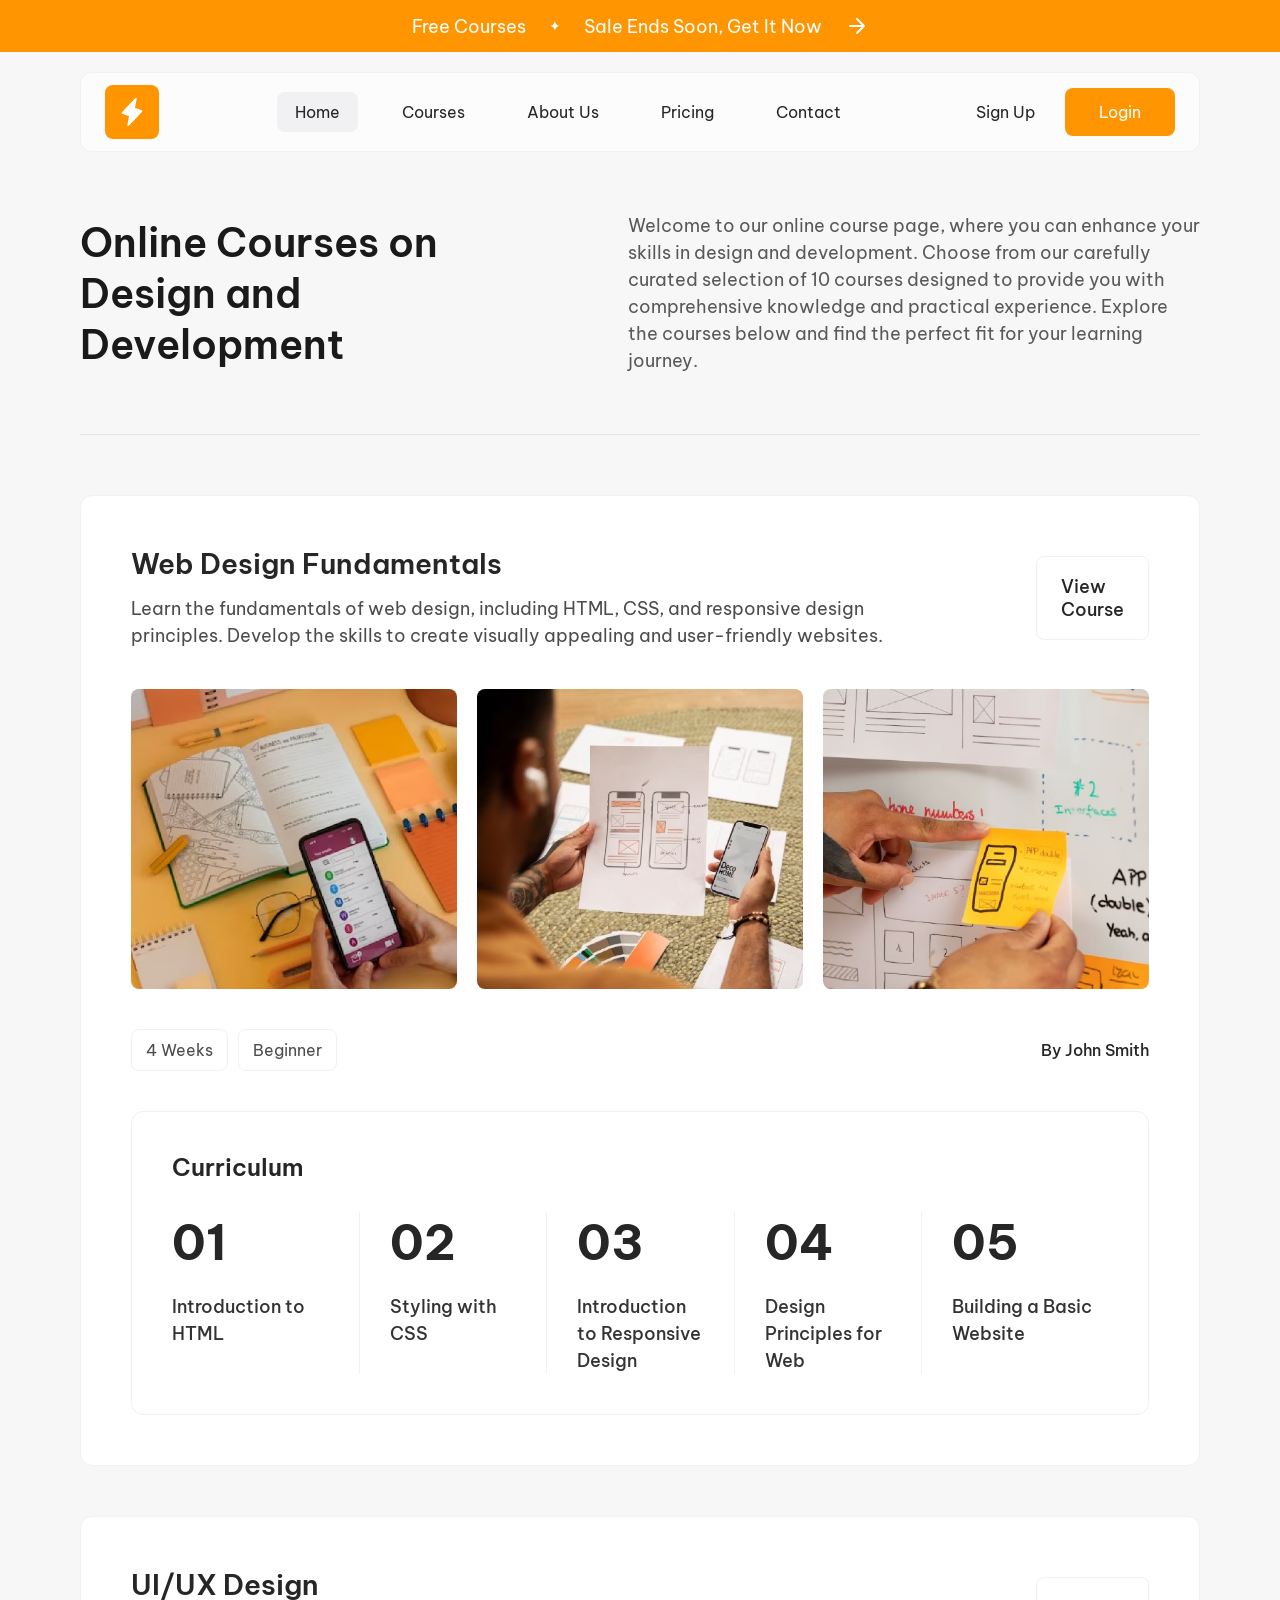
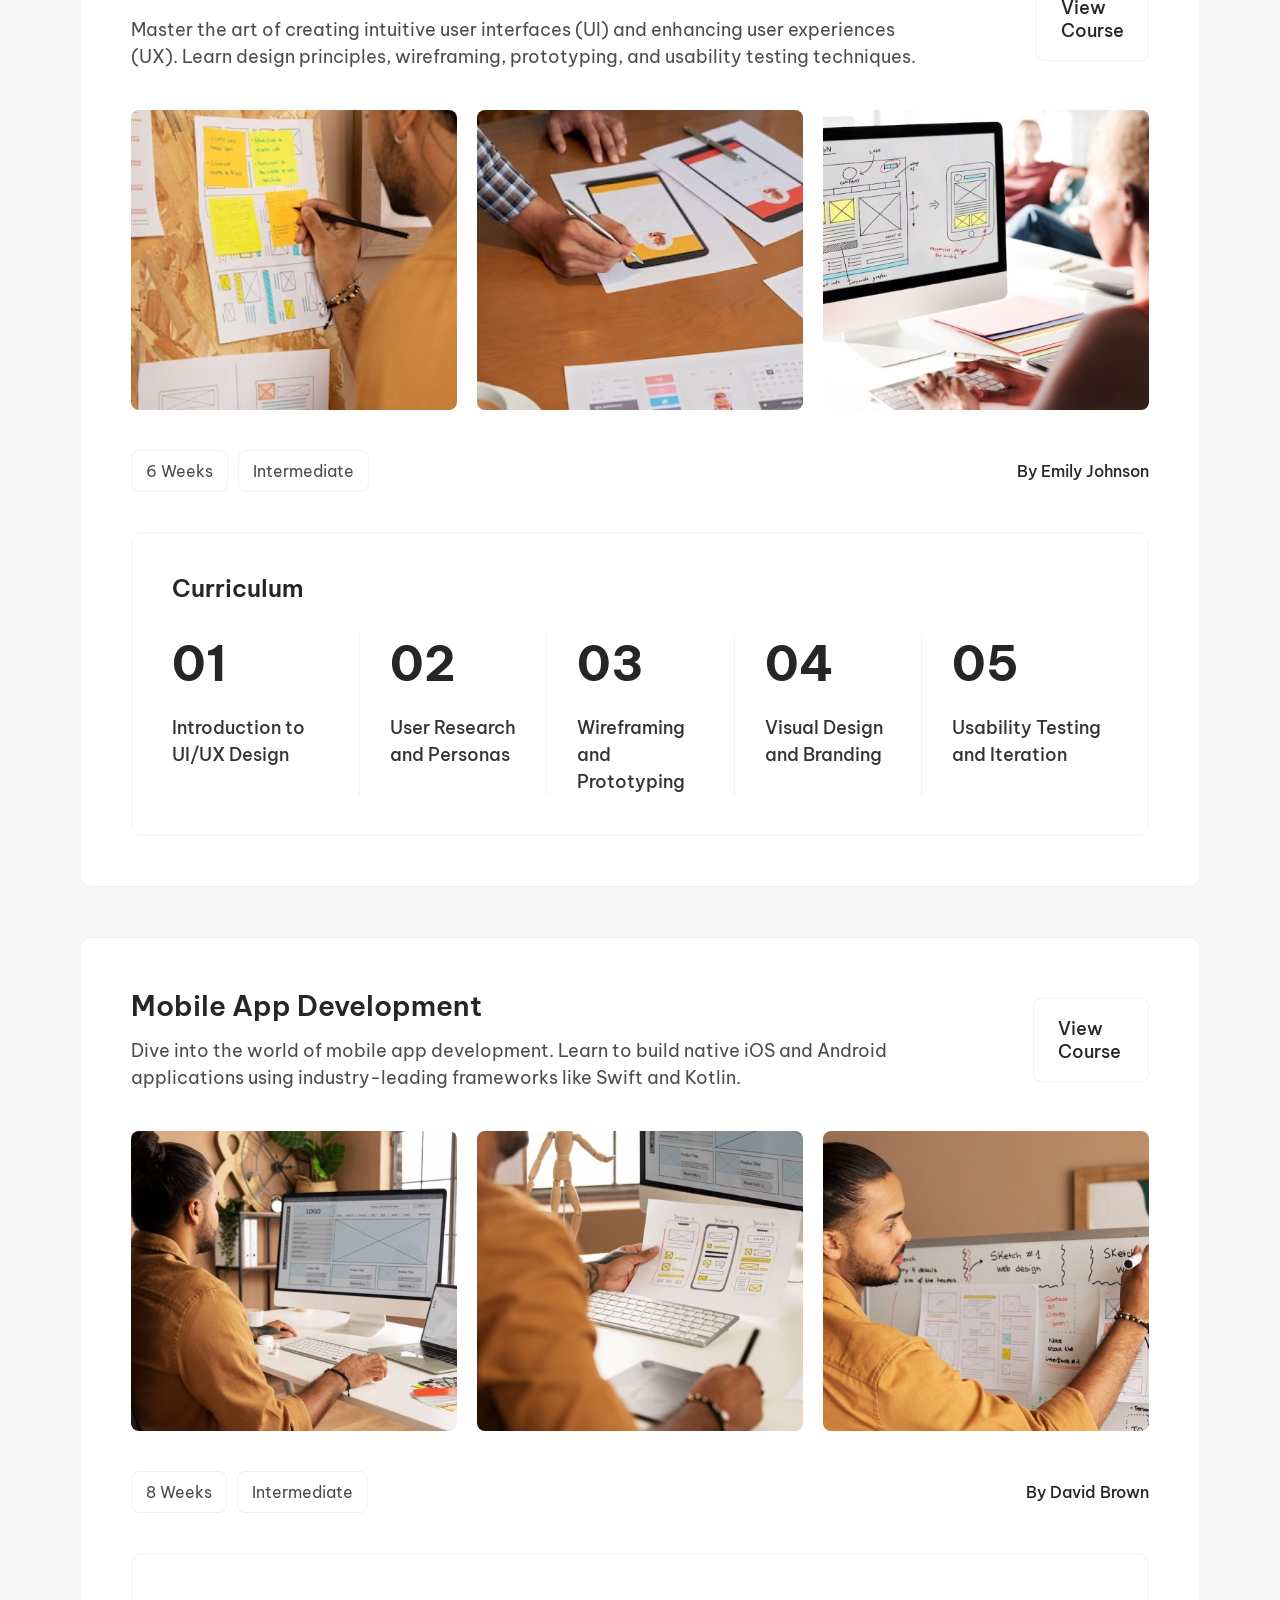
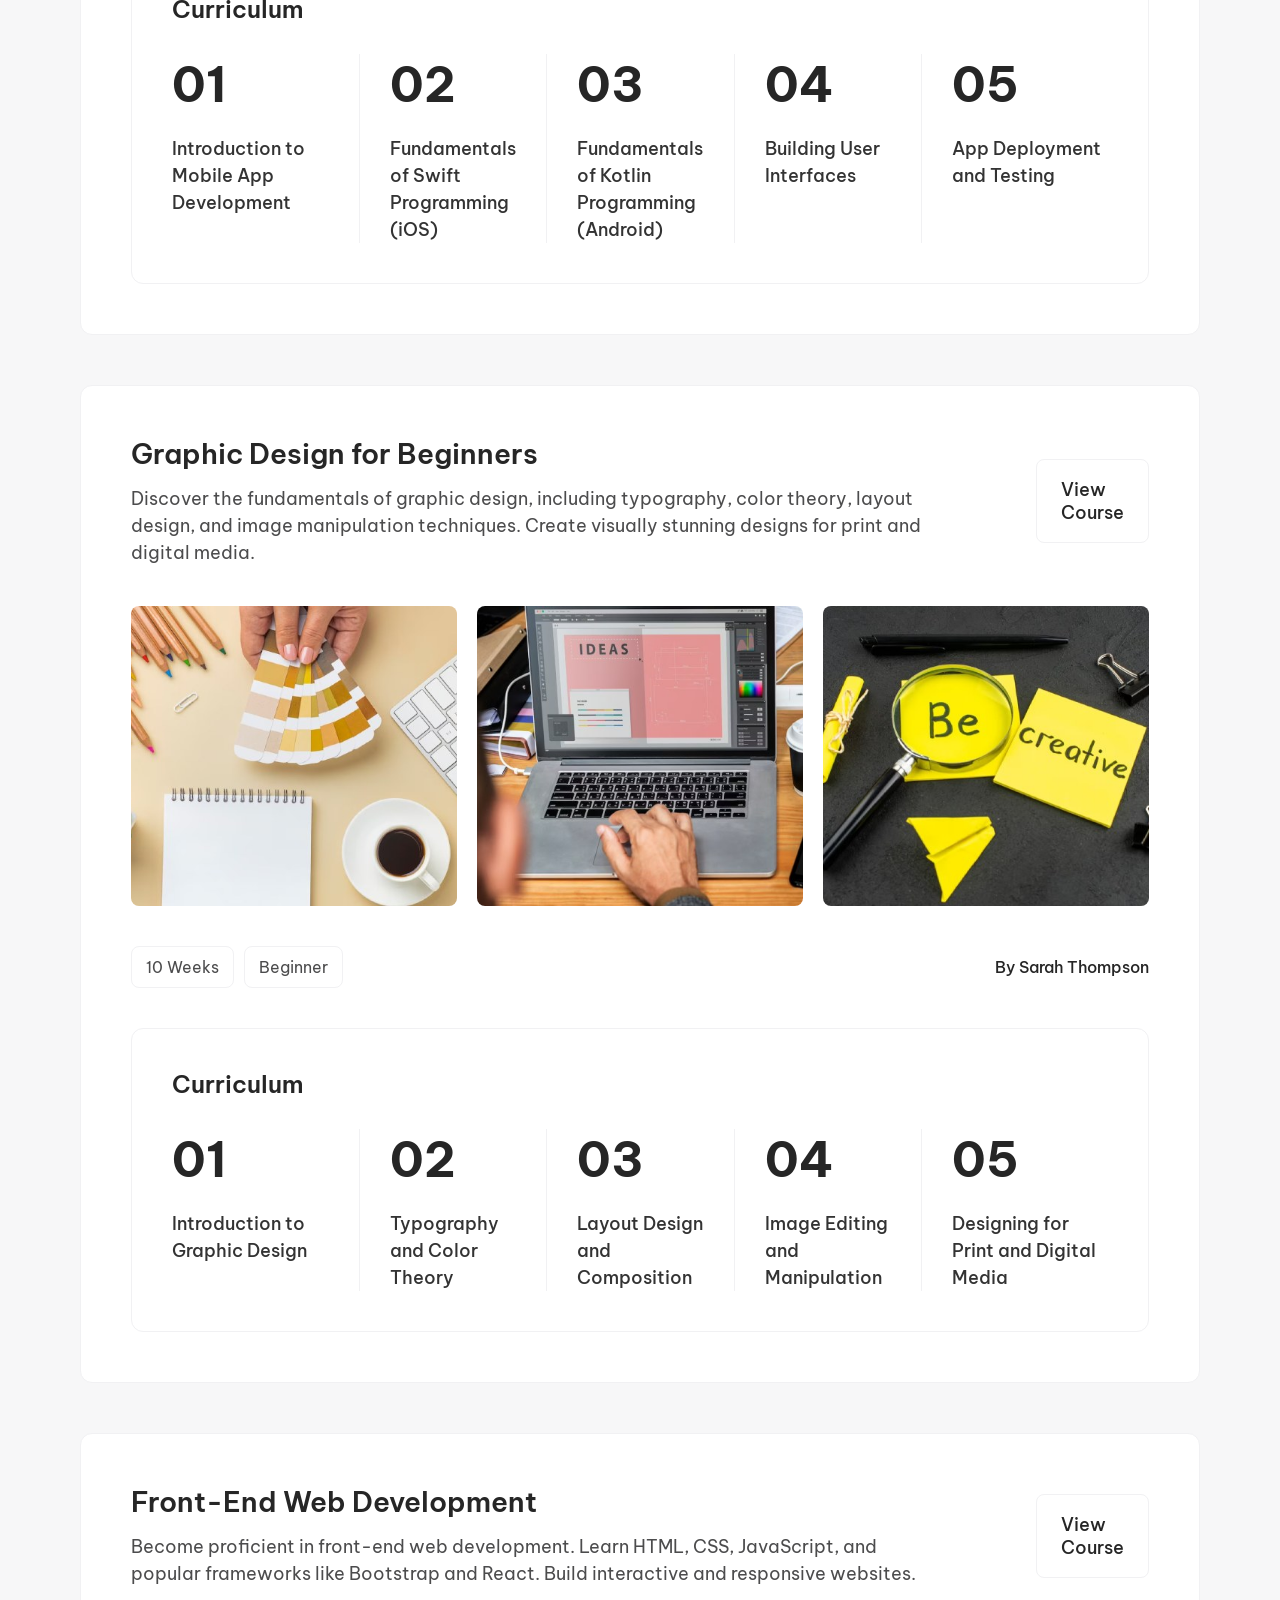
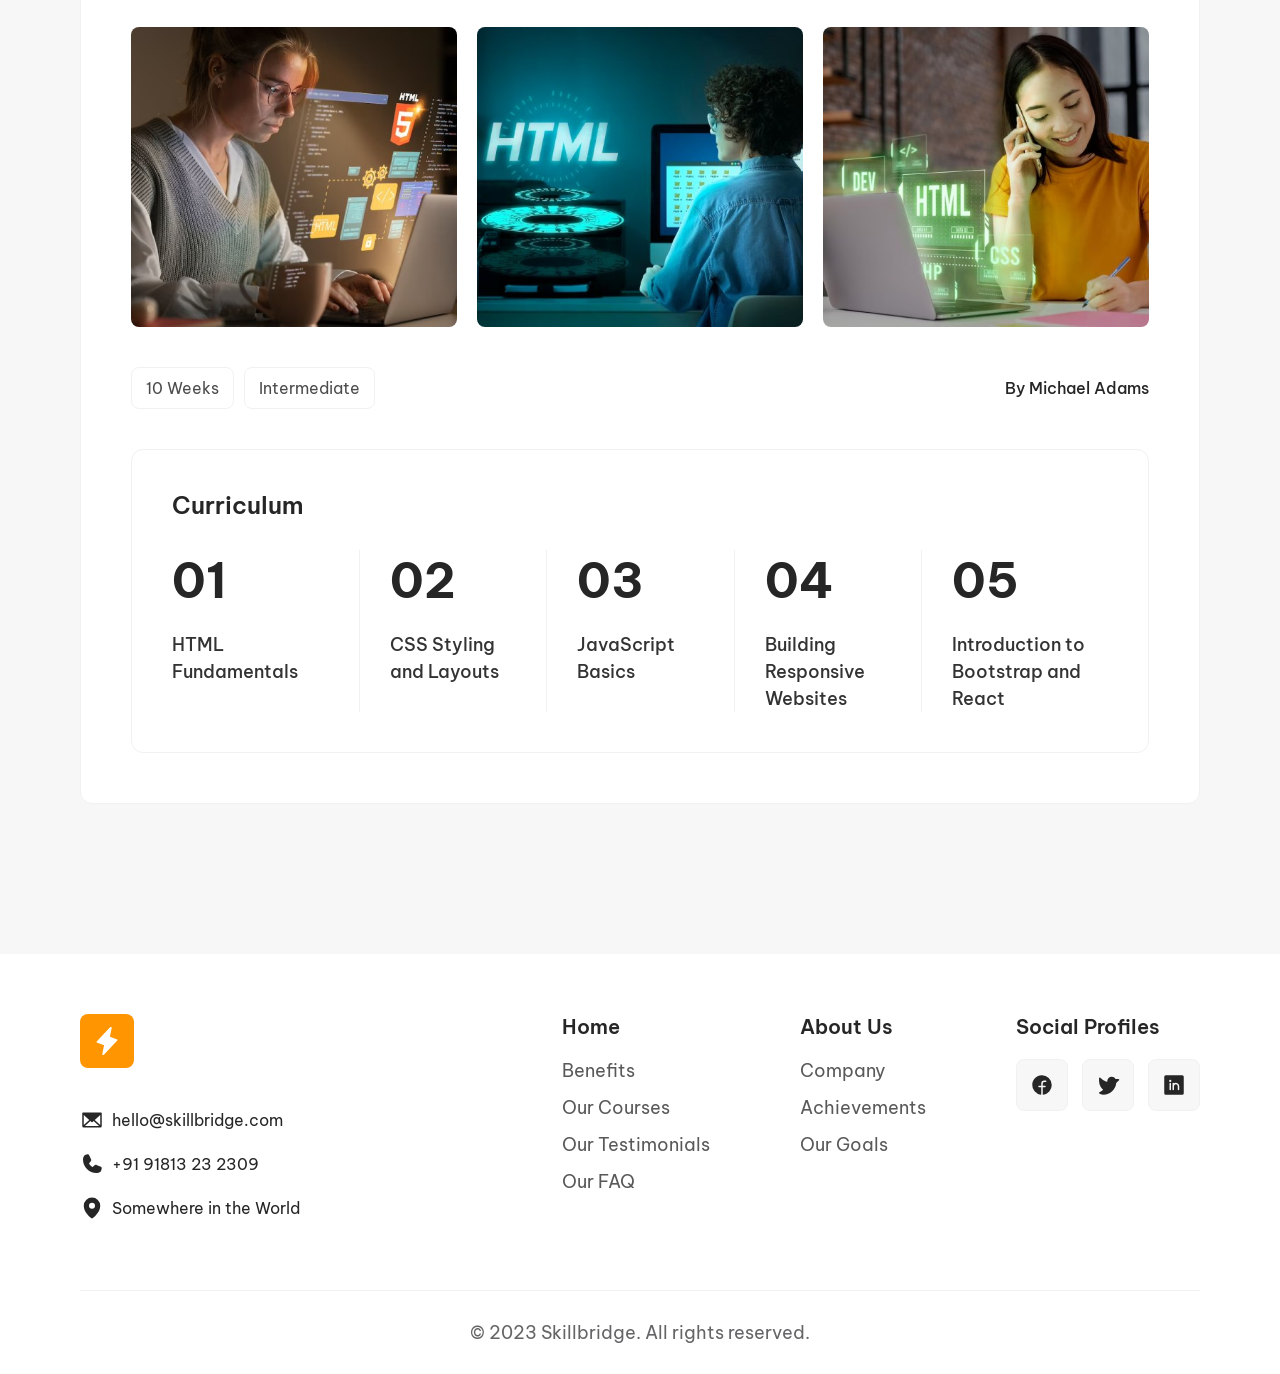
<file: courses.html>
<!DOCTYPE html>
<html lang="en">

<head>
    <meta charset="UTF-8">
    <meta name="viewport" content="width=device-width, initial-scale=1.0">
    <title>Task 8</title>
    <link rel="stylesheet" href="./Styles/style.css">
</head>

<body>

    <header>
        <div class="announce">
            <p>

                Free Courses <span class="star-txt">✦</span> Sale Ends Soon, Get It Now
                <svg viewBox="0 0 24 24" class="arr">
                    <path fill="none" stroke="currentColor" stroke-linecap="round" stroke-linejoin="round"
                        stroke-width="2" d="M5 12h14m-7-7l7 7l-7 7" />
                </svg>
            </p>
        </div>

        <div class="navbar">
            <input type="checkbox" id="menu" class="chk">
            <a class="logo" href="index.html">
                <svg viewBox="0 0 256 256">
                    <path fill="currentColor"
                        d="m213.85 125.46l-112 120a8 8 0 0 1-13.69-7l14.66-73.33l-57.63-21.64a8 8 0 0 1-3-13l112-120a8 8 0 0 1 13.69 7l-14.7 73.41l57.63 21.61a8 8 0 0 1 3 12.95Z" />
                </svg>
            </a>
            <nav>
                <a class="active" href="index.html">Home</a>
                <a href="courses.html">Courses</a>
                <a href="#">About Us</a>
                <a href="#">Pricing</a>
                <a href="#">Contact</a>
            </nav>
            <div class="btns">
                <a class="signup" href="signup.html">Sign Up</a>
                <a class="login" href="login.html">Login</a>
            </div>
            <label for="menu" class="burger"><svg viewBox="0 0 24 24">
                    <path fill="none" stroke="currentColor" stroke-linecap="round" stroke-linejoin="round"
                        stroke-width="2" d="M4 5h16M4 12h16M4 19h16" />
                </svg></label>
        </div>
    </header>

    <main>
        <section class="phero">
            <h1>Online Courses on Design and Development</h1>
            <p>Welcome to our online course page, where you can enhance your skills in design and development. Choose
                from
                our carefully curated selection of 10 courses designed to provide you with comprehensive knowledge and
                practical experience. Explore the courses below and find the perfect fit for your learning journey.</p>
        </section>

        <section class="clist">

            <div class="ccard">
                <div class="top">
                    <div class="text">
                        <h3>Web Design Fundamentals</h3>
                        <p>Learn the fundamentals of web design, including HTML, CSS, and responsive design principles.
                            Develop the skills to create visually appealing and user-friendly websites.</p>
                    </div>
                    <a class="btn1" href="course-open.html">View Course</a>
                </div>
                <div class="imgs">
                    <img src="./images/web-design-1.jpg" alt="Web Design Fundamentals image 1">
                    <img src="./images/web-design-2.jpg" alt="Web Design Fundamentals image 2">
                    <img src="./images/web-design-3.jpg" alt="Web Design Fundamentals image 3">
                </div>
                <div class="tags">
                    <div class="left">
                        <span class="tag">4 Weeks</span>
                        <span class="tag">Beginner</span>
                    </div>
                    <span class="author">By John Smith</span>
                </div>
                <div class="cur">
                    <h4>Curriculum</h4>
                    <div class="items">
                        <div class="item">
                            <span class="n">01</span>
                            <p>Introduction to HTML</p>
                        </div>
                        <div class="item">
                            <span class="n">02</span>
                            <p>Styling with CSS</p>
                        </div>
                        <div class="item">
                            <span class="n">03</span>
                            <p>Introduction to Responsive Design</p>
                        </div>
                        <div class="item">
                            <span class="n">04</span>
                            <p>Design Principles for Web</p>
                        </div>
                        <div class="item">
                            <span class="n">05</span>
                            <p>Building a Basic Website</p>
                        </div>
                    </div>
                </div>
            </div>

            <div class="ccard">
                <div class="top">
                    <div class="text">
                        <h3>UI/UX Design</h3>
                        <p>Master the art of creating intuitive user interfaces (UI) and enhancing user experiences
                            (UX).
                            Learn design principles, wireframing, prototyping, and usability testing techniques.</p>
                    </div>
                    <a class="btn1" href="course-open.html">View Course</a>
                </div>
                <div class="imgs">
                    <img src="./images/uiux-1.jpg" alt="UI/UX Design image 1">
                    <img src="./images/uiux-2.jpg" alt="UI/UX Design image 2">
                    <img src="./images/uiux-3.jpg" alt="UI/UX Design image 3">
                </div>
                <div class="tags">
                    <div class="left">
                        <span class="tag">6 Weeks</span>
                        <span class="tag">Intermediate</span>
                    </div>
                    <span class="author">By Emily Johnson</span>
                </div>
                <div class="cur">
                    <h4>Curriculum</h4>
                    <div class="items">
                        <div class="item">
                            <span class="n">01</span>
                            <p>Introduction to UI/UX Design</p>
                        </div>
                        <div class="item">
                            <span class="n">02</span>
                            <p>User Research and Personas</p>
                        </div>
                        <div class="item">
                            <span class="n">03</span>
                            <p>Wireframing and Prototyping</p>
                        </div>
                        <div class="item">
                            <span class="n">04</span>
                            <p>Visual Design and Branding</p>
                        </div>
                        <div class="item">
                            <span class="n">05</span>
                            <p>Usability Testing and Iteration</p>
                        </div>
                    </div>
                </div>
            </div>

            <div class="ccard">
                <div class="top">
                    <div class="text">
                        <h3>Mobile App Development</h3>
                        <p>Dive into the world of mobile app development. Learn to build native iOS and Android
                            applications
                            using industry-leading frameworks like Swift and Kotlin.</p>
                    </div>
                    <a class="btn1" href="course-open.html">View Course</a>
                </div>
                <div class="imgs">
                    <img src="./images/mobile-app-1.jpg" alt="Mobile App Development image 1">
                    <img src="./images/mobile-app-2.jpg" alt="Mobile App Development image 2">
                    <img src="./images/mobile-app-3.jpg" alt="Mobile App Development image 3">
                </div>
                <div class="tags">
                    <div class="left">
                        <span class="tag">8 Weeks</span>
                        <span class="tag">Intermediate</span>
                    </div>
                    <span class="author">By David Brown</span>
                </div>
                <div class="cur">
                    <h4>Curriculum</h4>
                    <div class="items">
                        <div class="item">
                            <span class="n">01</span>
                            <p>Introduction to Mobile App Development</p>
                        </div>
                        <div class="item">
                            <span class="n">02</span>
                            <p>Fundamentals of Swift Programming (iOS)</p>
                        </div>
                        <div class="item">
                            <span class="n">03</span>
                            <p>Fundamentals of Kotlin Programming (Android)</p>
                        </div>
                        <div class="item">
                            <span class="n">04</span>
                            <p>Building User Interfaces</p>
                        </div>
                        <div class="item">
                            <span class="n">05</span>
                            <p>App Deployment and Testing</p>
                        </div>
                    </div>
                </div>
            </div>

            <div class="ccard">
                <div class="top">
                    <div class="text">
                        <h3>Graphic Design for Beginners</h3>
                        <p>Discover the fundamentals of graphic design, including typography, color theory, layout
                            design,
                            and image manipulation techniques. Create visually stunning designs for print and digital
                            media.
                        </p>
                    </div>
                    <a class="btn1" href="course-open.html">View Course</a>
                </div>
                <div class="imgs">
                    <img src="./images/graphic-design-1.jpg" alt="Graphic Design for Beginners image 1">
                    <img src="./images/graphic-design-2.jpg" alt="Graphic Design for Beginners image 2">
                    <img src="./images/graphic-design-3.jpg" alt="Graphic Design for Beginners image 3">
                </div>
                <div class="tags">
                    <div class="left">
                        <span class="tag">10 Weeks</span>
                        <span class="tag">Beginner</span>
                    </div>
                    <span class="author">By Sarah Thompson</span>
                </div>
                <div class="cur">
                    <h4>Curriculum</h4>
                    <div class="items">
                        <div class="item">
                            <span class="n">01</span>
                            <p>Introduction to Graphic Design</p>
                        </div>
                        <div class="item">
                            <span class="n">02</span>
                            <p>Typography and Color Theory</p>
                        </div>
                        <div class="item">
                            <span class="n">03</span>
                            <p>Layout Design and Composition</p>
                        </div>
                        <div class="item">
                            <span class="n">04</span>
                            <p>Image Editing and Manipulation</p>
                        </div>
                        <div class="item">
                            <span class="n">05</span>
                            <p>Designing for Print and Digital Media</p>
                        </div>
                    </div>
                </div>
            </div>

            <div class="ccard">
                <div class="top">
                    <div class="text">
                        <h3>Front-End Web Development</h3>
                        <p>Become proficient in front-end web development. Learn HTML, CSS, JavaScript, and popular
                            frameworks like Bootstrap and React. Build interactive and responsive websites.</p>
                    </div>
                    <a class="btn1" href="course-open.html">View Course</a>
                </div>
                <div class="imgs">
                    <img src="./images/frontend-1.jpg" alt="Front-End Web Development image 1">
                    <img src="./images/frontend-2.jpg" alt="Front-End Web Development image 2">
                    <img src="./images/frontend-3.jpg" alt="Front-End Web Development image 3">
                </div>
                <div class="tags">
                    <div class="left">
                        <span class="tag">10 Weeks</span>
                        <span class="tag">Intermediate</span>
                    </div>
                    <span class="author">By Michael Adams</span>
                </div>
                <div class="cur">
                    <h4>Curriculum</h4>
                    <div class="items">
                        <div class="item">
                            <span class="n">01</span>
                            <p>HTML Fundamentals</p>
                        </div>
                        <div class="item">
                            <span class="n">02</span>
                            <p>CSS Styling and Layouts</p>
                        </div>
                        <div class="item">
                            <span class="n">03</span>
                            <p>JavaScript Basics</p>
                        </div>
                        <div class="item">
                            <span class="n">04</span>
                            <p>Building Responsive Websites</p>
                        </div>
                        <div class="item">
                            <span class="n">05</span>
                            <p>Introduction to Bootstrap and React</p>
                        </div>
                    </div>
                </div>
            </div>

        </section>
    </main>

    <footer class="end">
        <div class="top">
            <div class="about">
                <a class="logo" href="index.html">
                    <svg viewBox="0 0 256 256">
                        <path fill="currentColor"
                            d="m213.85 125.46l-112 120a8 8 0 0 1-13.69-7l14.66-73.33l-57.63-21.64a8 8 0 0 1-3-13l112-120a8 8 0 0 1 13.69 7l-14.7 73.41l57.63 21.61a8 8 0 0 1 3 12.95Z" />
                    </svg>
                </a>
                <a class="contact" href="mailto:hello@skillbridge.com">
                    <svg viewBox="0 0 256 256">
                        <path fill="currentColor"
                            d="M224 48H32a8 8 0 0 0-8 8v136a16 16 0 0 0 16 16h176a16 16 0 0 0 16-16V56a8 8 0 0 0-8-8M98.71 128L40 181.81V74.19Zm11.84 10.85l12 11.05a8 8 0 0 0 10.82 0l12-11.05l58 53.15H52.57ZM157.29 128L216 74.18v107.64Z" />
                    </svg>
                    hello@skillbridge.com
                </a>
                <a class="contact" href="tel:+9191813232309">
                    <svg viewBox="0 0 256 256">
                        <path fill="currentColor"
                            d="M231.88 175.08A56.26 56.26 0 0 1 176 224C96.6 224 32 159.4 32 80a56.26 56.26 0 0 1 48.92-55.88a16 16 0 0 1 16.62 9.52l21.12 47.15v.12A16 16 0 0 1 117.39 96c-.18.27-.37.52-.57.77L96 121.45c7.49 15.22 23.41 31 38.83 38.51l24.34-20.71a8 8 0 0 1 .75-.56a16 16 0 0 1 15.17-1.4l.13.06l47.11 21.11a16 16 0 0 1 9.55 16.62" />
                    </svg>
                    +91 91813 23 2309
                </a>
                <p class="contact">
                    <svg viewBox="0 0 256 256">
                        <path fill="currentColor"
                            d="M128 16a88.1 88.1 0 0 0-88 88c0 75.3 80 132.17 83.41 134.55a8 8 0 0 0 9.18 0C136 236.17 216 179.3 216 104a88.1 88.1 0 0 0-88-88m0 56a32 32 0 1 1-32 32a32 32 0 0 1 32-32" />
                    </svg>
                    Somewhere in the World
                </p>
            </div>
            <div class="col">
                <h4>Home</h4>
                <a href="#">Benefits</a>
                <a href="#">Our Courses</a>
                <a href="#">Our Testimonials</a>
                <a href="#">Our FAQ</a>
            </div>
            <div class="col">
                <h4>About Us</h4>
                <a href="#">Company</a>
                <a href="#">Achievements</a>
                <a href="#">Our Goals</a>
            </div>
            <div class="col social">
                <h4>Social Profiles</h4>
                <div class="socials">
                    <a href="#"><svg viewBox="0 0 256 256">
                            <path fill="currentColor"
                                d="M232 128a104.16 104.16 0 0 1-91.55 103.26a4 4 0 0 1-4.45-4V152h24a8 8 0 0 0 8-8.53a8.17 8.17 0 0 0-8.25-7.47H136v-24a16 16 0 0 1 16-16h16a8 8 0 0 0 8-8.53a8.17 8.17 0 0 0-8.27-7.47H152a32 32 0 0 0-32 32v24H96a8 8 0 0 0-8 8.53a8.17 8.17 0 0 0 8.27 7.47H120v75.28a4 4 0 0 1-4.44 4a104.15 104.15 0 0 1-91.49-107.19c2-54 45.74-97.9 99.78-100A104.12 104.12 0 0 1 232 128" />
                        </svg></a>
                    <a href="#"><svg viewBox="0 0 256 256">
                            <path fill="currentColor"
                                d="m245.66 77.66l-29.9 29.9C209.72 177.58 150.67 232 80 232c-14.52 0-26.49-2.3-35.58-6.84c-7.33-3.67-10.33-7.6-11.08-8.72a8 8 0 0 1 3.85-11.93c.26-.1 24.24-9.31 39.47-26.84a111 111 0 0 1-21.88-24.2c-12.4-18.41-26.28-50.39-22-98.18a8 8 0 0 1 13.65-4.92c.35.35 33.28 33.1 73.54 43.72V88a47.87 47.87 0 0 1 14.36-34.3A46.87 46.87 0 0 1 168.1 40a48.66 48.66 0 0 1 41.47 24H240a8 8 0 0 1 5.66 13.66" />
                        </svg></a>
                    <a href="#"><svg viewBox="0 0 256 256">
                            <path fill="currentColor"
                                d="M216 24H40a16 16 0 0 0-16 16v176a16 16 0 0 0 16 16h176a16 16 0 0 0 16-16V40a16 16 0 0 0-16-16M96 176a8 8 0 0 1-16 0v-64a8 8 0 0 1 16 0Zm-8-80a12 12 0 1 1 12-12a12 12 0 0 1-12 12m96 80a8 8 0 0 1-16 0v-36a20 20 0 0 0-40 0v36a8 8 0 0 1-16 0v-64a8 8 0 0 1 15.79-1.78A36 36 0 0 1 184 140Z" />
                        </svg></a>
                </div>
            </div>
        </div>
        <hr>
        <p class="copy">&copy; 2023 Skillbridge. All rights reserved.</p>
    </footer>

</body>

</html>
</file>
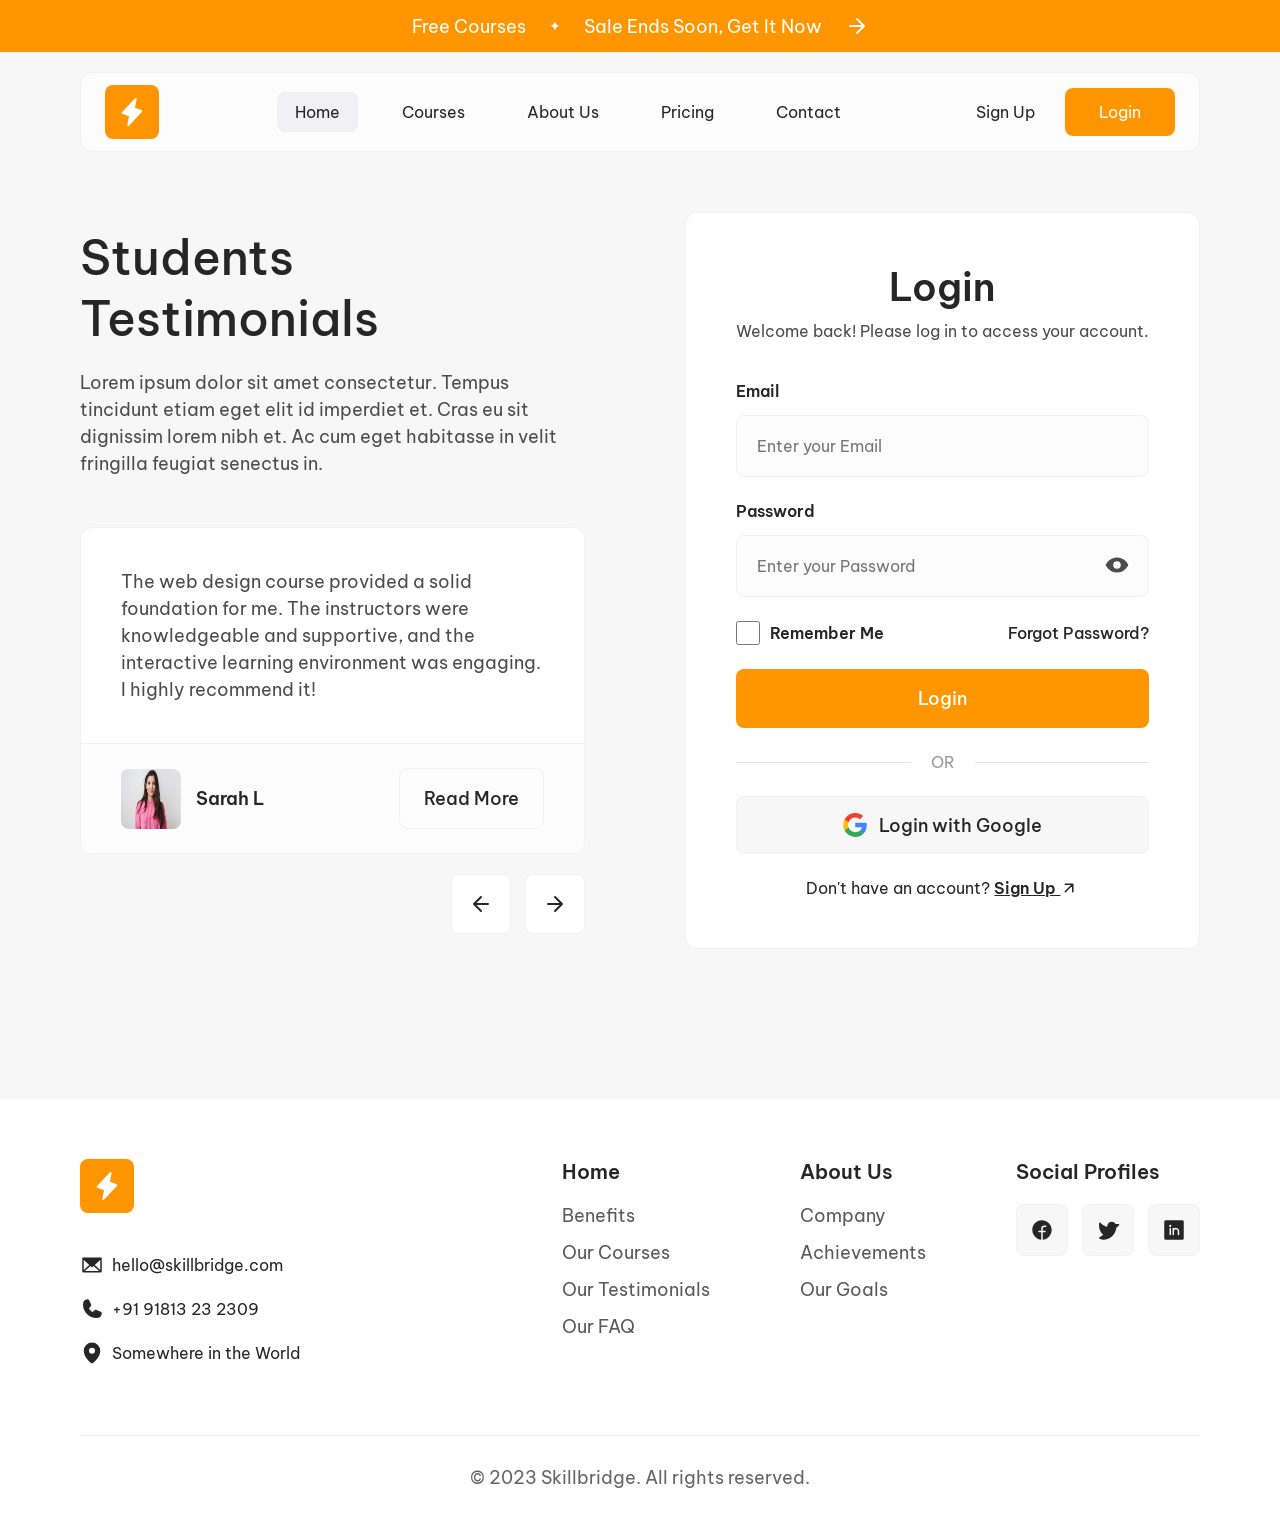
<file: login.html>
<!DOCTYPE html>
<html lang="en">

<head>
    <meta charset="UTF-8">
    <meta name="viewport" content="width=device-width, initial-scale=1.0">
    <title>Task 8</title>
    <link rel="stylesheet" href="./Styles/style.css">
</head>

<body>

    <header>
        <div class="announce">
            <p>

                Free Courses <span class="star-txt">✦</span> Sale Ends Soon, Get It Now
                <svg viewBox="0 0 24 24" class="arr">
                    <path fill="none" stroke="currentColor" stroke-linecap="round" stroke-linejoin="round"
                        stroke-width="2" d="M5 12h14m-7-7l7 7l-7 7" />
                </svg>
            </p>
        </div>

        <div class="navbar">
            <input type="checkbox" id="menu" class="chk">
            <a class="logo" href="index.html">
                <svg viewBox="0 0 256 256">
                    <path fill="currentColor"
                        d="m213.85 125.46l-112 120a8 8 0 0 1-13.69-7l14.66-73.33l-57.63-21.64a8 8 0 0 1-3-13l112-120a8 8 0 0 1 13.69 7l-14.7 73.41l57.63 21.61a8 8 0 0 1 3 12.95Z" />
                </svg>
            </a>
            <nav>
                <a class="active" href="index.html">Home</a>
                <a href="courses.html">Courses</a>
                <a href="#">About Us</a>
                <a href="#">Pricing</a>
                <a href="#">Contact</a>
            </nav>
            <div class="btns">
                <a class="signup" href="signup.html">Sign Up</a>
                <a class="login" href="login.html">Login</a>
            </div>
            <label for="menu" class="burger"><svg viewBox="0 0 24 24">
                    <path fill="none" stroke="currentColor" stroke-linecap="round" stroke-linejoin="round"
                        stroke-width="2" d="M4 5h16M4 12h16M4 19h16" />
                </svg></label>
        </div>
    </header>

    <main>
        <section class="awrap">

            <div class="aside">
                <h2>Students Testimonials</h2>
                <p>Lorem ipsum dolor sit amet consectetur. Tempus tincidunt etiam eget elit id imperdiet et. Cras eu sit
                    dignissim lorem nibh et. Ac cum eget habitasse in velit fringilla feugiat senectus in.</p>
                <div class="tcard">
                    <p class="quote">The web design course provided a solid foundation for me. The instructors were
                        knowledgeable and supportive, and the interactive learning environment was engaging. I highly
                        recommend it!</p>
                    <div class="person">
                        <div class="who">
                            <img src="./images/avatar1.png" alt="Sarah L">
                            <span>Sarah L</span>
                        </div>
                        <a class="btn5" href="#">Read More</a>
                    </div>
                </div>
                <div class="arrows">
                    <a href="#"><svg viewBox="0 0 24 24">
                            <path fill="none" stroke="currentColor" stroke-linecap="round" stroke-linejoin="round"
                                stroke-width="2" d="m12 19l-7-7l7-7m7 7H5" />
                        </svg></a>
                    <a href="#"><svg viewBox="0 0 24 24">
                            <path fill="none" stroke="currentColor" stroke-linecap="round" stroke-linejoin="round"
                                stroke-width="2" d="M5 12h14m-7-7l7 7l-7 7" />
                        </svg></a>
                </div>
            </div>

            <div class="acard">
                <h1>Login</h1>
                <p class="sub">Welcome back! Please log in to access your account.</p>
                <form>
                    <div class="field">
                        <label for="email">Email</label>
                        <input type="email" id="email" placeholder="Enter your Email">
                    </div>
                    <div class="field">
                        <label for="password">Password</label>
                        <input type="password" id="password" placeholder="Enter your Password">
                        <svg viewBox="0 0 256 256" class="eye">
                            <path fill="currentColor"
                                d="M247.31 124.76c-.35-.79-8.82-19.58-27.65-38.41C194.57 61.26 162.88 48 128 48S61.43 61.26 36.34 86.35C17.51 105.18 9 124 8.69 124.76a8 8 0 0 0 0 6.5c.35.79 8.82 19.57 27.65 38.4C61.43 194.74 93.12 208 128 208s66.57-13.26 91.66-38.34c18.83-18.83 27.3-37.61 27.65-38.4a8 8 0 0 0 0-6.5M128 168a40 40 0 1 1 40-40a40 40 0 0 1-40 40" />
                        </svg>
                    </div>
                    <div class="line">
                        <span class="check"><input type="checkbox" id="remember"> <label for="remember"
                                style="margin:0">Remember Me</label></span>
                        <a class="forgot" href="#">Forgot Password?</a>
                    </div>
                    <a class="abtn" href="#">Login</a>
                    <div class="or">OR</div>
                    <a class="gbtn" href="#">
                        <svg viewBox="0 0 256 262">
                            <path fill="#4285f4"
                                d="M255.878 133.451c0-10.734-.871-18.567-2.756-26.69H130.55v48.448h71.947c-1.45 12.04-9.283 30.172-26.69 42.356l-.244 1.622l38.755 30.023l2.685.268c24.659-22.774 38.875-56.282 38.875-96.027" />
                            <path fill="#34a853"
                                d="M130.55 261.1c35.248 0 64.839-11.605 86.453-31.622l-41.196-31.913c-11.024 7.688-25.82 13.055-45.257 13.055c-34.523 0-63.824-22.773-74.269-54.25l-1.531.13l-40.298 31.187l-.527 1.465C35.393 231.798 79.49 261.1 130.55 261.1" />
                            <path fill="#fbbc05"
                                d="M56.281 156.37c-2.756-8.123-4.351-16.827-4.351-25.82c0-8.994 1.595-17.697 4.206-25.82l-.073-1.73L15.26 71.312l-1.335.635C5.077 89.644 0 109.517 0 130.55s5.077 40.905 13.925 58.602z" />
                            <path fill="#eb4335"
                                d="M130.55 50.479c24.514 0 41.05 10.589 50.479 19.438l36.844-35.974C195.245 12.91 165.798 0 130.55 0C79.49 0 35.393 29.301 13.925 71.947l42.211 32.783c10.59-31.477 39.891-54.251 74.414-54.251" />
                        </svg>
                        Login with Google
                    </a>
                    <p class="switch2">Don't have an account? <a href="signup.html">Sign Up <svg viewBox="0 0 24 24">
                                <path fill="none" stroke="currentColor" stroke-linecap="round" stroke-linejoin="round"
                                    stroke-width="2" d="M7 7h10v10M7 17L17 7" />
                            </svg></a></p>
                </form>
            </div>

        </section>
    </main>

    <footer class="end">
        <div class="top">
            <div class="about">
                <a class="logo" href="index.html">
                    <svg viewBox="0 0 256 256">
                        <path fill="currentColor"
                            d="m213.85 125.46l-112 120a8 8 0 0 1-13.69-7l14.66-73.33l-57.63-21.64a8 8 0 0 1-3-13l112-120a8 8 0 0 1 13.69 7l-14.7 73.41l57.63 21.61a8 8 0 0 1 3 12.95Z" />
                    </svg>
                </a>
                <a class="contact" href="mailto:hello@skillbridge.com">
                    <svg viewBox="0 0 256 256">
                        <path fill="currentColor"
                            d="M224 48H32a8 8 0 0 0-8 8v136a16 16 0 0 0 16 16h176a16 16 0 0 0 16-16V56a8 8 0 0 0-8-8M98.71 128L40 181.81V74.19Zm11.84 10.85l12 11.05a8 8 0 0 0 10.82 0l12-11.05l58 53.15H52.57ZM157.29 128L216 74.18v107.64Z" />
                    </svg>
                    hello@skillbridge.com
                </a>
                <a class="contact" href="tel:+9191813232309">
                    <svg viewBox="0 0 256 256">
                        <path fill="currentColor"
                            d="M231.88 175.08A56.26 56.26 0 0 1 176 224C96.6 224 32 159.4 32 80a56.26 56.26 0 0 1 48.92-55.88a16 16 0 0 1 16.62 9.52l21.12 47.15v.12A16 16 0 0 1 117.39 96c-.18.27-.37.52-.57.77L96 121.45c7.49 15.22 23.41 31 38.83 38.51l24.34-20.71a8 8 0 0 1 .75-.56a16 16 0 0 1 15.17-1.4l.13.06l47.11 21.11a16 16 0 0 1 9.55 16.62" />
                    </svg>
                    +91 91813 23 2309
                </a>
                <p class="contact">
                    <svg viewBox="0 0 256 256">
                        <path fill="currentColor"
                            d="M128 16a88.1 88.1 0 0 0-88 88c0 75.3 80 132.17 83.41 134.55a8 8 0 0 0 9.18 0C136 236.17 216 179.3 216 104a88.1 88.1 0 0 0-88-88m0 56a32 32 0 1 1-32 32a32 32 0 0 1 32-32" />
                    </svg>
                    Somewhere in the World
                </p>
            </div>
            <div class="col">
                <h4>Home</h4>
                <a href="#">Benefits</a>
                <a href="#">Our Courses</a>
                <a href="#">Our Testimonials</a>
                <a href="#">Our FAQ</a>
            </div>
            <div class="col">
                <h4>About Us</h4>
                <a href="#">Company</a>
                <a href="#">Achievements</a>
                <a href="#">Our Goals</a>
            </div>
            <div class="col social">
                <h4>Social Profiles</h4>
                <div class="socials">
                    <a href="#"><svg viewBox="0 0 256 256">
                            <path fill="currentColor"
                                d="M232 128a104.16 104.16 0 0 1-91.55 103.26a4 4 0 0 1-4.45-4V152h24a8 8 0 0 0 8-8.53a8.17 8.17 0 0 0-8.25-7.47H136v-24a16 16 0 0 1 16-16h16a8 8 0 0 0 8-8.53a8.17 8.17 0 0 0-8.27-7.47H152a32 32 0 0 0-32 32v24H96a8 8 0 0 0-8 8.53a8.17 8.17 0 0 0 8.27 7.47H120v75.28a4 4 0 0 1-4.44 4a104.15 104.15 0 0 1-91.49-107.19c2-54 45.74-97.9 99.78-100A104.12 104.12 0 0 1 232 128" />
                        </svg></a>
                    <a href="#"><svg viewBox="0 0 256 256">
                            <path fill="currentColor"
                                d="m245.66 77.66l-29.9 29.9C209.72 177.58 150.67 232 80 232c-14.52 0-26.49-2.3-35.58-6.84c-7.33-3.67-10.33-7.6-11.08-8.72a8 8 0 0 1 3.85-11.93c.26-.1 24.24-9.31 39.47-26.84a111 111 0 0 1-21.88-24.2c-12.4-18.41-26.28-50.39-22-98.18a8 8 0 0 1 13.65-4.92c.35.35 33.28 33.1 73.54 43.72V88a47.87 47.87 0 0 1 14.36-34.3A46.87 46.87 0 0 1 168.1 40a48.66 48.66 0 0 1 41.47 24H240a8 8 0 0 1 5.66 13.66" />
                        </svg></a>
                    <a href="#"><svg viewBox="0 0 256 256">
                            <path fill="currentColor"
                                d="M216 24H40a16 16 0 0 0-16 16v176a16 16 0 0 0 16 16h176a16 16 0 0 0 16-16V40a16 16 0 0 0-16-16M96 176a8 8 0 0 1-16 0v-64a8 8 0 0 1 16 0Zm-8-80a12 12 0 1 1 12-12a12 12 0 0 1-12 12m96 80a8 8 0 0 1-16 0v-36a20 20 0 0 0-40 0v36a8 8 0 0 1-16 0v-64a8 8 0 0 1 15.79-1.78A36 36 0 0 1 184 140Z" />
                        </svg></a>
                </div>
            </div>
        </div>
        <hr>
        <p class="copy">&copy; 2023 Skillbridge. All rights reserved.</p>
    </footer>

</body>

</html>
</file>
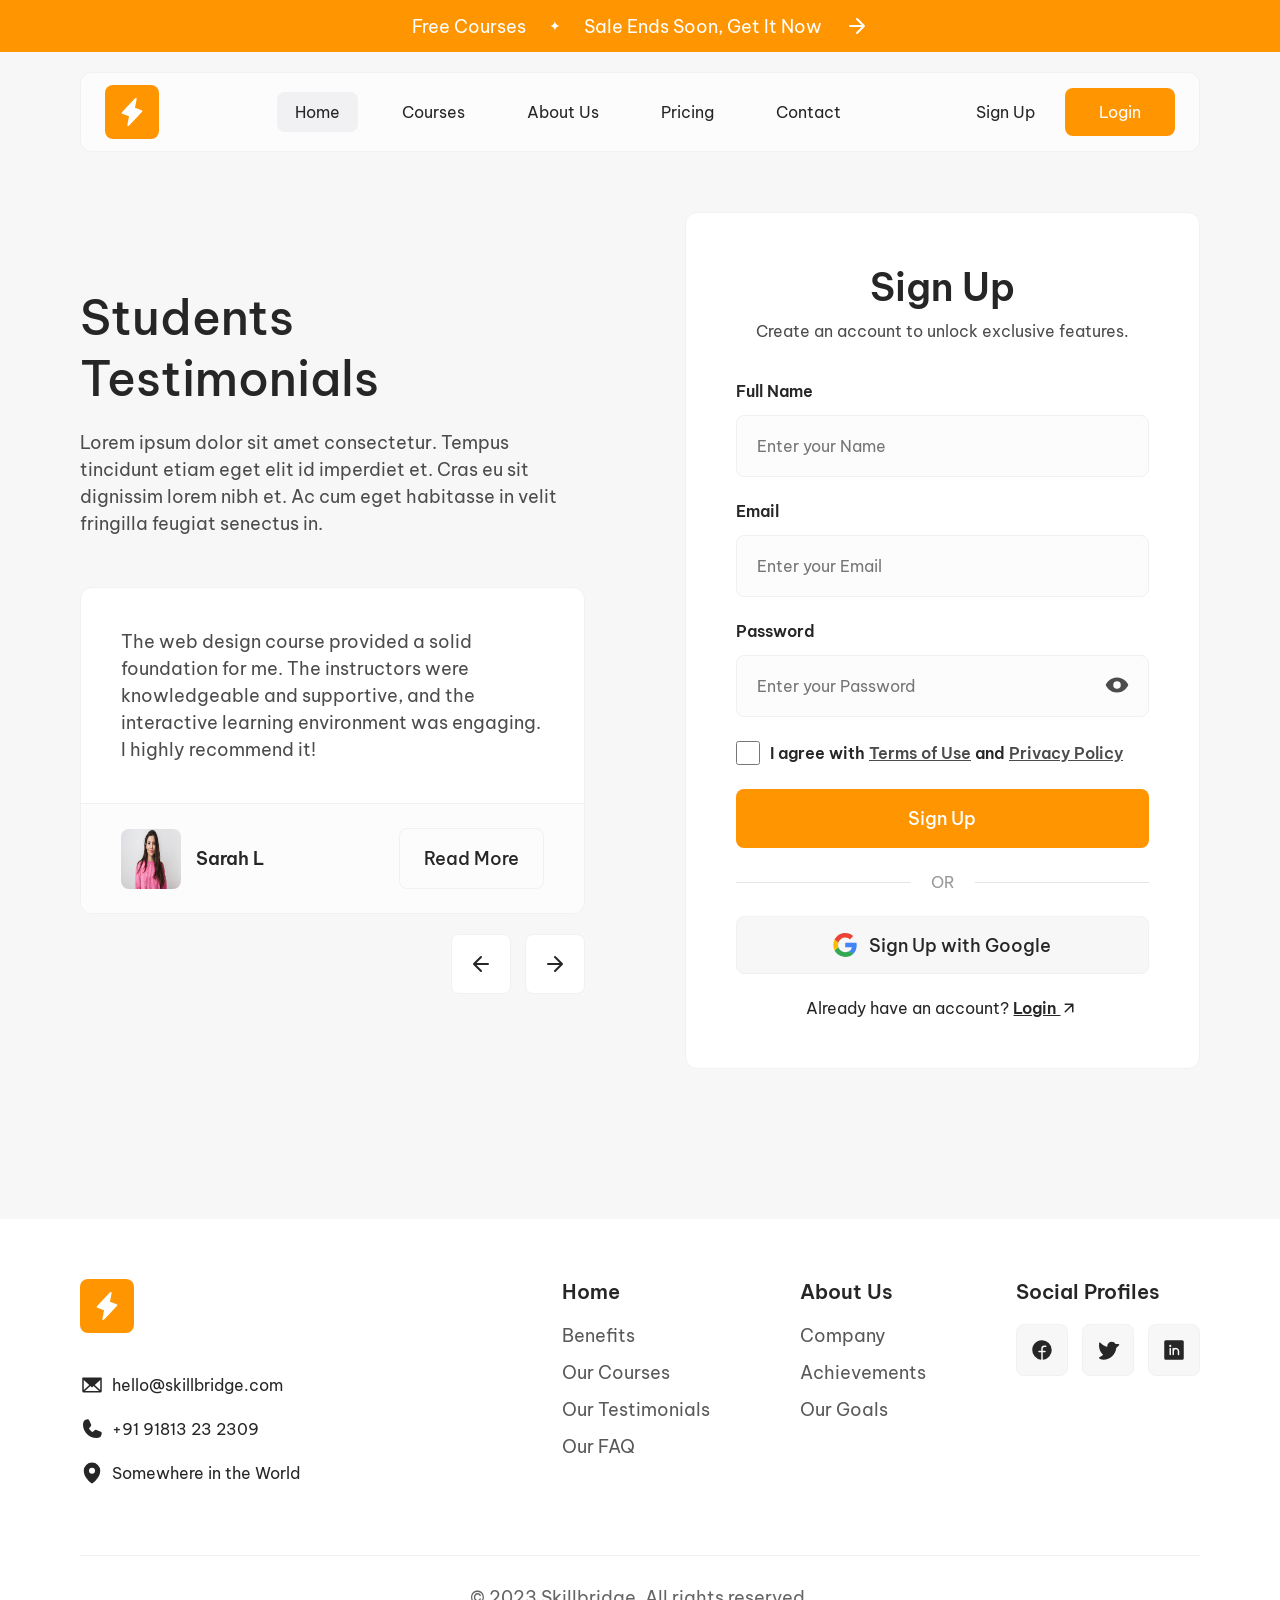
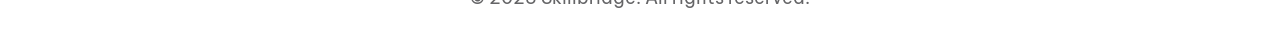
<file: signup.html>
<!DOCTYPE html>
<html lang="en">

<head>
    <meta charset="UTF-8">
    <meta name="viewport" content="width=device-width, initial-scale=1.0">
    <title>Task 8</title>
    <link rel="stylesheet" href="./Styles/style.css">
</head>

<body>

    <header>
        <div class="announce">
            <p>

                Free Courses <span class="star-txt">✦</span> Sale Ends Soon, Get It Now
                <svg viewBox="0 0 24 24" class="arr">
                    <path fill="none" stroke="currentColor" stroke-linecap="round" stroke-linejoin="round"
                        stroke-width="2" d="M5 12h14m-7-7l7 7l-7 7" />
                </svg>
            </p>
        </div>

        <div class="navbar">
            <input type="checkbox" id="menu" class="chk">
            <a class="logo" href="index.html">
                <svg viewBox="0 0 256 256">
                    <path fill="currentColor"
                        d="m213.85 125.46l-112 120a8 8 0 0 1-13.69-7l14.66-73.33l-57.63-21.64a8 8 0 0 1-3-13l112-120a8 8 0 0 1 13.69 7l-14.7 73.41l57.63 21.61a8 8 0 0 1 3 12.95Z" />
                </svg>
            </a>
            <nav>
                <a class="active" href="index.html">Home</a>
                <a href="courses.html">Courses</a>
                <a href="#">About Us</a>
                <a href="#">Pricing</a>
                <a href="#">Contact</a>
            </nav>
            <div class="btns">
                <a class="signup" href="signup.html">Sign Up</a>
                <a class="login" href="login.html">Login</a>
            </div>
            <label for="menu" class="burger"><svg viewBox="0 0 24 24">
                    <path fill="none" stroke="currentColor" stroke-linecap="round" stroke-linejoin="round"
                        stroke-width="2" d="M4 5h16M4 12h16M4 19h16" />
                </svg></label>
        </div>
    </header>

    <main>
        <section class="awrap">

            <div class="aside">
                <h2>Students Testimonials</h2>
                <p>Lorem ipsum dolor sit amet consectetur. Tempus tincidunt etiam eget elit id imperdiet et. Cras eu sit
                    dignissim lorem nibh et. Ac cum eget habitasse in velit fringilla feugiat senectus in.</p>
                <div class="tcard">
                    <p class="quote">The web design course provided a solid foundation for me. The instructors were
                        knowledgeable and supportive, and the interactive learning environment was engaging. I highly
                        recommend it!</p>
                    <div class="person">
                        <div class="who">
                            <img src="./images/avatar1.png" alt="Sarah L">
                            <span>Sarah L</span>
                        </div>
                        <a class="btn5" href="#">Read More</a>
                    </div>
                </div>
                <div class="arrows">
                    <a href="#"><svg viewBox="0 0 24 24">
                            <path fill="none" stroke="currentColor" stroke-linecap="round" stroke-linejoin="round"
                                stroke-width="2" d="m12 19l-7-7l7-7m7 7H5" />
                        </svg></a>
                    <a href="#"><svg viewBox="0 0 24 24">
                            <path fill="none" stroke="currentColor" stroke-linecap="round" stroke-linejoin="round"
                                stroke-width="2" d="M5 12h14m-7-7l7 7l-7 7" />
                        </svg></a>
                </div>
            </div>

            <div class="acard">
                <h1>Sign Up</h1>
                <p class="sub">Create an account to unlock exclusive features.</p>
                <form>
                    <div class="field">
                        <label for="name">Full Name</label>
                        <input type="text" id="name" placeholder="Enter your Name">
                    </div>
                    <div class="field">
                        <label for="email">Email</label>
                        <input type="email" id="email" placeholder="Enter your Email">
                    </div>
                    <div class="field">
                        <label for="password">Password</label>
                        <input type="password" id="password" placeholder="Enter your Password">
                        <svg viewBox="0 0 256 256" class="eye">
                            <path fill="currentColor"
                                d="M247.31 124.76c-.35-.79-8.82-19.58-27.65-38.41C194.57 61.26 162.88 48 128 48S61.43 61.26 36.34 86.35C17.51 105.18 9 124 8.69 124.76a8 8 0 0 0 0 6.5c.35.79 8.82 19.57 27.65 38.4C61.43 194.74 93.12 208 128 208s66.57-13.26 91.66-38.34c18.83-18.83 27.3-37.61 27.65-38.4a8 8 0 0 0 0-6.5M128 168a40 40 0 1 1 40-40a40 40 0 0 1-40 40" />
                        </svg>
                    </div>
                    <div class="line">
                        <span class="check"><input type="checkbox" id="terms"> <label for="terms" style="margin:0">I
                                agree
                                with <a href="#">Terms of Use</a> and <a href="#">Privacy Policy</a></label></span>
                    </div>
                    <a class="abtn" href="#">Sign Up</a>
                    <div class="or">OR</div>
                    <a class="gbtn" href="#">
                        <svg viewBox="0 0 256 262">
                            <path fill="#4285f4"
                                d="M255.878 133.451c0-10.734-.871-18.567-2.756-26.69H130.55v48.448h71.947c-1.45 12.04-9.283 30.172-26.69 42.356l-.244 1.622l38.755 30.023l2.685.268c24.659-22.774 38.875-56.282 38.875-96.027" />
                            <path fill="#34a853"
                                d="M130.55 261.1c35.248 0 64.839-11.605 86.453-31.622l-41.196-31.913c-11.024 7.688-25.82 13.055-45.257 13.055c-34.523 0-63.824-22.773-74.269-54.25l-1.531.13l-40.298 31.187l-.527 1.465C35.393 231.798 79.49 261.1 130.55 261.1" />
                            <path fill="#fbbc05"
                                d="M56.281 156.37c-2.756-8.123-4.351-16.827-4.351-25.82c0-8.994 1.595-17.697 4.206-25.82l-.073-1.73L15.26 71.312l-1.335.635C5.077 89.644 0 109.517 0 130.55s5.077 40.905 13.925 58.602z" />
                            <path fill="#eb4335"
                                d="M130.55 50.479c24.514 0 41.05 10.589 50.479 19.438l36.844-35.974C195.245 12.91 165.798 0 130.55 0C79.49 0 35.393 29.301 13.925 71.947l42.211 32.783c10.59-31.477 39.891-54.251 74.414-54.251" />
                        </svg>
                        Sign Up with Google
                    </a>
                    <p class="switch2">Already have an account? <a href="login.html">Login <svg viewBox="0 0 24 24">
                                <path fill="none" stroke="currentColor" stroke-linecap="round" stroke-linejoin="round"
                                    stroke-width="2" d="M7 7h10v10M7 17L17 7" />
                            </svg></a></p>
                </form>
            </div>

        </section>
    </main>

    <footer class="end">
        <div class="top">
            <div class="about">
                <a class="logo" href="index.html">
                    <svg viewBox="0 0 256 256">
                        <path fill="currentColor"
                            d="m213.85 125.46l-112 120a8 8 0 0 1-13.69-7l14.66-73.33l-57.63-21.64a8 8 0 0 1-3-13l112-120a8 8 0 0 1 13.69 7l-14.7 73.41l57.63 21.61a8 8 0 0 1 3 12.95Z" />
                    </svg>
                </a>
                <a class="contact" href="mailto:hello@skillbridge.com">
                    <svg viewBox="0 0 256 256">
                        <path fill="currentColor"
                            d="M224 48H32a8 8 0 0 0-8 8v136a16 16 0 0 0 16 16h176a16 16 0 0 0 16-16V56a8 8 0 0 0-8-8M98.71 128L40 181.81V74.19Zm11.84 10.85l12 11.05a8 8 0 0 0 10.82 0l12-11.05l58 53.15H52.57ZM157.29 128L216 74.18v107.64Z" />
                    </svg>
                    hello@skillbridge.com
                </a>
                <a class="contact" href="tel:+9191813232309">
                    <svg viewBox="0 0 256 256">
                        <path fill="currentColor"
                            d="M231.88 175.08A56.26 56.26 0 0 1 176 224C96.6 224 32 159.4 32 80a56.26 56.26 0 0 1 48.92-55.88a16 16 0 0 1 16.62 9.52l21.12 47.15v.12A16 16 0 0 1 117.39 96c-.18.27-.37.52-.57.77L96 121.45c7.49 15.22 23.41 31 38.83 38.51l24.34-20.71a8 8 0 0 1 .75-.56a16 16 0 0 1 15.17-1.4l.13.06l47.11 21.11a16 16 0 0 1 9.55 16.62" />
                    </svg>
                    +91 91813 23 2309
                </a>
                <p class="contact">
                    <svg viewBox="0 0 256 256">
                        <path fill="currentColor"
                            d="M128 16a88.1 88.1 0 0 0-88 88c0 75.3 80 132.17 83.41 134.55a8 8 0 0 0 9.18 0C136 236.17 216 179.3 216 104a88.1 88.1 0 0 0-88-88m0 56a32 32 0 1 1-32 32a32 32 0 0 1 32-32" />
                    </svg>
                    Somewhere in the World
                </p>
            </div>
            <div class="col">
                <h4>Home</h4>
                <a href="#">Benefits</a>
                <a href="#">Our Courses</a>
                <a href="#">Our Testimonials</a>
                <a href="#">Our FAQ</a>
            </div>
            <div class="col">
                <h4>About Us</h4>
                <a href="#">Company</a>
                <a href="#">Achievements</a>
                <a href="#">Our Goals</a>
            </div>
            <div class="col social">
                <h4>Social Profiles</h4>
                <div class="socials">
                    <a href="#"><svg viewBox="0 0 256 256">
                            <path fill="currentColor"
                                d="M232 128a104.16 104.16 0 0 1-91.55 103.26a4 4 0 0 1-4.45-4V152h24a8 8 0 0 0 8-8.53a8.17 8.17 0 0 0-8.25-7.47H136v-24a16 16 0 0 1 16-16h16a8 8 0 0 0 8-8.53a8.17 8.17 0 0 0-8.27-7.47H152a32 32 0 0 0-32 32v24H96a8 8 0 0 0-8 8.53a8.17 8.17 0 0 0 8.27 7.47H120v75.28a4 4 0 0 1-4.44 4a104.15 104.15 0 0 1-91.49-107.19c2-54 45.74-97.9 99.78-100A104.12 104.12 0 0 1 232 128" />
                        </svg></a>
                    <a href="#"><svg viewBox="0 0 256 256">
                            <path fill="currentColor"
                                d="m245.66 77.66l-29.9 29.9C209.72 177.58 150.67 232 80 232c-14.52 0-26.49-2.3-35.58-6.84c-7.33-3.67-10.33-7.6-11.08-8.72a8 8 0 0 1 3.85-11.93c.26-.1 24.24-9.31 39.47-26.84a111 111 0 0 1-21.88-24.2c-12.4-18.41-26.28-50.39-22-98.18a8 8 0 0 1 13.65-4.92c.35.35 33.28 33.1 73.54 43.72V88a47.87 47.87 0 0 1 14.36-34.3A46.87 46.87 0 0 1 168.1 40a48.66 48.66 0 0 1 41.47 24H240a8 8 0 0 1 5.66 13.66" />
                        </svg></a>
                    <a href="#"><svg viewBox="0 0 256 256">
                            <path fill="currentColor"
                                d="M216 24H40a16 16 0 0 0-16 16v176a16 16 0 0 0 16 16h176a16 16 0 0 0 16-16V40a16 16 0 0 0-16-16M96 176a8 8 0 0 1-16 0v-64a8 8 0 0 1 16 0Zm-8-80a12 12 0 1 1 12-12a12 12 0 0 1-12 12m96 80a8 8 0 0 1-16 0v-36a20 20 0 0 0-40 0v36a8 8 0 0 1-16 0v-64a8 8 0 0 1 15.79-1.78A36 36 0 0 1 184 140Z" />
                        </svg></a>
                </div>
            </div>
        </div>
        <hr>
        <p class="copy">&copy; 2023 Skillbridge. All rights reserved.</p>
    </footer>

</body>

</html>
</file>
<file: Styles/style.css>
@import url('https://fonts.googleapis.com/css2?family=Be+Vietnam+Pro:ital,wght@0,100;0,200;0,300;0,400;0,500;0,600;0,700;0,800;0,900;1,100;1,200;1,300;1,400;1,500;1,600;1,700;1,800;1,900&display=swap');

* {
    margin: 0;
    padding: 0;
    box-sizing: border-box;
}

body {
    font-family: "Be Vietnam Pro", sans-serif;
    background-color: #F7F7F8;
    color: #262626;
}

a {
    text-decoration: none;
    color: inherit;
}

li {
    list-style: none;
}


.announce {
    background-color: #FF9500;
    text-align: center;
    padding: 14px 0;
}

.announce p {
    font-family: "Be Vietnam Pro", sans-serif;
    font-size: 18px;
    font-weight: 400;
    color: #FFFFFF;
    display: flex;
    justify-content: center;
    align-items: center;
    column-gap: 23px;
}

.announce .star {
    width: 24px;
    height: 24px;
    color: #FFFFFF;
}

.announce .star-txt {
    font-size: 14px;
}

.announce .arr {
    width: 24px;
    height: 24px;
    color: #FFFFFF;
}


.navbar {
    display: flex;
    justify-content: space-between;
    align-items: center;
    margin: 20px 135px;
    background-color: #FCFCFD;
    border: 1px solid #F1F1F3;
    border-radius: 12px;
    padding: 14px 34px;
}

.logo {
    display: flex;
    justify-content: center;
    align-items: center;
    width: 54px;
    height: 54px;
    background-color: #FF9500;
    border-radius: 8px;
    color: #FFFFFF;
}

.logo svg {
    width: 30px;
    height: 30px;
}

.navbar nav {
    display: flex;
    align-items: center;
    column-gap: 26px;
}

.navbar nav a {
    font-family: "Be Vietnam Pro", sans-serif;
    font-size: 18px;
    font-weight: 400;
    color: #262626;
    padding: 12px 24px;
    border-radius: 8px;
}

.navbar nav a.active {
    background-color: #F1F1F3;
}

.navbar .btns {
    display: flex;
    align-items: center;
    column-gap: 30px;
}

.navbar .btns .signup {
    font-family: "Be Vietnam Pro", sans-serif;
    font-size: 18px;
    font-weight: 400;
    color: #262626;
}

.navbar .btns .login {
    font-family: "Be Vietnam Pro", sans-serif;
    font-size: 18px;
    font-weight: 400;
    color: #FFFFFF;
    background-color: #FF9500;
    border-radius: 8px;
    padding: 14px 34px;
}


.hero {
    position: relative;
    margin: 90px 135px 0 135px;
    text-align: center;
    border-bottom: 1px solid #E4E4E7;
    padding-bottom: 50px;
}

.hero .deco {
    position: absolute;
    top: -30px;
    left: 300px;
    width: 60px;
}

.hero .deco svg {
    width: 60px;
    height: 45px;
}

.hero h1 {
    font-family: "Be Vietnam Pro", sans-serif;
    font-size: 48px;
    font-weight: 500;
    color: #1A1A1A;
    display: flex;
    justify-content: center;
    align-items: center;
    column-gap: 10px;
    flex-wrap: wrap;
}

.hero h1 .hl {
    background-color: #FFFFFF;
    border: 1px solid #F1F1F3;
    border-radius: 12px;
    padding: 14px 20px;
    display: flex;
    align-items: center;
    column-gap: 10px;
}

.hero h1 .bolt {
    display: flex;
    justify-content: center;
    align-items: center;
    width: 48px;
    height: 48px;
    background-color: #FFF4E6;
    border-radius: 6px;
    color: #262626;
}

.hero h1 .bolt svg {
    width: 30px;
    height: 30px;
}

.hero h1 .orange {
    color: #FF9500;
}

.hero h2 {
    font-family: "Be Vietnam Pro", sans-serif;
    font-size: 38px;
    font-weight: 500;
    color: #1A1A1A;
    margin-top: 20px;
}

.hero .sub {
    font-family: "Be Vietnam Pro", sans-serif;
    font-size: 18px;
    font-weight: 400;
    color: #262626;
    margin-top: 10px;
}

.hero .hero-btns {
    display: flex;
    justify-content: center;
    align-items: center;
    column-gap: 12px;
    margin-top: 50px;
}

.btn1 {
    font-family: "Be Vietnam Pro", sans-serif;
    font-size: 18px;
    font-weight: 500;
    color: #262626;
    background-color: #FFFFFF;
    border: 1px solid #F1F1F3;
    border-radius: 8px;
    padding: 18px 24px;
}

.btn2 {
    font-family: "Be Vietnam Pro", sans-serif;
    font-size: 18px;
    font-weight: 600;
    color: #FFFFFF;
    background-color: #FF9500;
    border-radius: 8px;
    padding: 18px 24px;
}


.logos {
    margin: 30px 135px 0 135px;
}

.logos .strip {
    background-color: #FCFCFD;
    border: 1px solid #F1F1F3;
    border-radius: 12px;
    display: flex;
    justify-content: space-between;
    align-items: center;
    padding: 30px 54px;
}

.logos .brand {
    font-family: "Be Vietnam Pro", sans-serif;
    font-size: 26px;
    color: #4C4C4D;
}

.logos .brand b {
    font-weight: 500;
    letter-spacing: -1px;
}

.logos .brand+.brand {
    border-left: 1px solid #F1F1F3;
    padding-left: 40px;
}


.video {
    position: relative;
    margin: 50px 135px 0 135px;
}

.video img {
    width: 100%;
    height: 730px;
    border-radius: 12px;
    object-fit: cover;
}

.video .play {
    position: absolute;
    top: 50%;
    left: 50%;
    transform: translate(-50%, -50%);
    display: flex;
    justify-content: center;
    align-items: center;
    width: 72px;
    height: 72px;
    background-color: #FFFFFF;
    border-radius: 50%;
    color: #262626;
}

.video .play svg {
    width: 30px;
    height: 30px;
}


.box1,
.box2,
.box3,
.box4,
.box5 {
    margin: 100px 135px 0 135px;
}

.head2 {
    display: flex;
    justify-content: space-between;
    align-items: flex-end;
    column-gap: 300px;
    margin-bottom: 60px;
}

.head2 .text h2 {
    font-family: "Be Vietnam Pro", sans-serif;
    font-size: 48px;
    font-weight: 500;
    color: #1A1A1A;
}

.head2 .text p {
    font-family: "Be Vietnam Pro", sans-serif;
    font-size: 18px;
    font-weight: 400;
    line-height: 150%;
    color: #59595A;
    margin-top: 10px;
}

.btn3 {
    font-family: "Be Vietnam Pro", sans-serif;
    font-size: 18px;
    font-weight: 400;
    color: #262626;
    background-color: #FCFCFD;
    border: 1px solid #F1F1F3;
    border-radius: 8px;
    padding: 18px 24px;
    white-space: nowrap;
}


.cards {
    display: flex;
    flex-wrap: wrap;
    gap: 20px;
}

.cards .card {
    position: relative;
    width: calc((100% - 40px) / 3);
    background-color: #FFFFFF;
    border: 1px solid #F1F1F3;
    border-radius: 12px;
    padding: 50px;
}

.cards .card .num {
    font-family: "Be Vietnam Pro", sans-serif;
    font-size: 80px;
    font-weight: 700;
    color: #262626;
    display: block;
    text-align: right;
}

.cards .card h3 {
    font-family: "Be Vietnam Pro", sans-serif;
    font-size: 24px;
    font-weight: 600;
    color: #333333;
    margin-top: 50px;
}

.cards .card p {
    font-family: "Be Vietnam Pro", sans-serif;
    font-size: 18px;
    font-weight: 400;
    line-height: 150%;
    color: #4C4C4D;
    margin-top: 10px;
    margin-bottom: 30px;
}

.cards .card .go {
    position: absolute;
    bottom: 50px;
    right: 50px;
    display: flex;
    justify-content: center;
    align-items: center;
    width: 54px;
    height: 54px;
    background-color: #FCFCFD;
    border: 1px solid #F1F1F3;
    border-radius: 8px;
    color: #FF9500;
}

.cards .card .go svg {
    width: 24px;
    height: 24px;
}


.cards2 {
    display: flex;
    flex-wrap: wrap;
    gap: 30px;
}

.cards2 .card1 {
    width: calc((100% - 30px) / 2);
    background-color: #FFFFFF;
    border: 1px solid #F1F1F3;
    border-radius: 12px;
    padding: 40px;
}

.cards2 .card1 img {
    width: 100%;
    height: 350px;
    border-radius: 8px;
    object-fit: cover;
}

.cards2 .card1 .info {
    margin-top: 30px;
}

.cards2 .card1 .tags {
    display: flex;
    justify-content: space-between;
    align-items: center;
}

.cards2 .card1 .tags .left {
    display: flex;
    column-gap: 10px;
}

.cards2 .card1 .tag {
    font-family: "Be Vietnam Pro", sans-serif;
    font-size: 16px;
    font-weight: 400;
    color: #4C4C4D;
    background-color: #FFFFFF;
    border: 1px solid #F1F1F3;
    border-radius: 8px;
    padding: 10px 14px;
}

.cards2 .card1 .author {
    font-family: "Be Vietnam Pro", sans-serif;
    font-size: 16px;
    font-weight: 500;
    color: #262626;
}

.cards2 .card1 h3 {
    font-family: "Be Vietnam Pro", sans-serif;
    font-size: 24px;
    font-weight: 600;
    color: #262626;
    margin-top: 30px;
}

.cards2 .card1 .info>p {
    font-family: "Be Vietnam Pro", sans-serif;
    font-size: 18px;
    font-weight: 400;
    line-height: 150%;
    color: #4C4C4D;
    margin-top: 14px;
}

.btn4 {
    display: block;
    text-align: center;
    font-family: "Be Vietnam Pro", sans-serif;
    font-size: 18px;
    font-weight: 500;
    color: #262626;
    background-color: #F7F7F8;
    border: 1px solid #F1F1F3;
    border-radius: 8px;
    padding: 18px 24px;
    margin-top: 30px;
}


.cards3 {
    display: flex;
    flex-wrap: wrap;
    gap: 30px;
}

.cards3 .card2 {
    width: calc((100% - 30px) / 2);
    background-color: #FFFFFF;
    border: 1px solid #F1F1F3;
    border-radius: 12px;
}

.cards3 .card2 .quote {
    font-family: "Be Vietnam Pro", sans-serif;
    font-size: 18px;
    font-weight: 400;
    line-height: 150%;
    color: #4C4C4D;
    padding: 50px;
    padding-bottom: 30px;
}

.cards3 .card2 .person {
    display: flex;
    justify-content: space-between;
    align-items: center;
    background-color: #FCFCFD;
    border-top: 1px solid #F1F1F3;
    border-radius: 0 0 12px 12px;
    padding: 24px 50px;
}

.cards3 .card2 .who {
    display: flex;
    align-items: center;
    column-gap: 15px;
}

.cards3 .card2 .who img {
    width: 60px;
    height: 60px;
    border-radius: 8px;
}

.cards3 .card2 .who span {
    font-family: "Be Vietnam Pro", sans-serif;
    font-size: 18px;
    font-weight: 600;
    color: #262626;
}

.btn5 {
    font-family: "Be Vietnam Pro", sans-serif;
    font-size: 18px;
    font-weight: 500;
    color: #262626;
    background-color: #FCFCFD;
    border: 1px solid #F1F1F3;
    border-radius: 8px;
    padding: 18px 24px;
}


.switch {
    display: flex;
    align-items: center;
    background-color: #FFFFFF;
    border: 1px solid #F1F1F3;
    border-radius: 8px;
    padding: 12px;
}

.switch .on,
.switch .off {
    font-family: "Be Vietnam Pro", sans-serif;
    font-size: 18px;
    font-weight: 500;
    padding: 12px 30px;
    border-radius: 6px;
    color: #4C4C4D;
}

.switch .on {
    background-color: #FF9500;
    color: #FFFFFF;
}

.plans {
    display: flex;
    justify-content: center;
    column-gap: 30px;
    background-color: #FFFFFF;
    border: 1px solid #F1F1F3;
    border-radius: 12px;
    padding: 80px;
}

.plans .plan {
    width: 50%;
    background-color: #FCFCFD;
    border: 1px solid #F1F1F3;
    border-radius: 12px;
    padding: 40px 30px 30px 30px;
}

.plans .plan .plan-head {
    background-color: #FFF9F0;
    border: 1px solid #FFEACC;
    border-radius: 8px;
    padding: 16px 22px;
    text-align: center;
}

.plans .plan .plan-head h3 {
    font-family: "Be Vietnam Pro", sans-serif;
    font-size: 22px;
    font-weight: 500;
    color: #262626;
}

.plans .plan .price {
    text-align: center;
    margin: 30px 0;
}

.plans .plan .price b {
    font-family: "Be Vietnam Pro", sans-serif;
    font-size: 80px;
    font-weight: 600;
    color: #262626;
}

.plans .plan .price span {
    font-family: "Be Vietnam Pro", sans-serif;
    font-size: 20px;
    font-weight: 500;
    color: #4C4C4D;
}

.plans .plan .features {
    background-color: #FFFFFF;
    border: 1px solid #F1F1F3;
    border-radius: 14px;
    padding: 40px;
}

.plans .plan .features h4 {
    font-family: "Be Vietnam Pro", sans-serif;
    font-size: 20px;
    font-weight: 500;
    color: #262626;
    text-align: center;
    margin-bottom: 30px;
}

.plans .plan .features ul li {
    font-family: "Be Vietnam Pro", sans-serif;
    font-size: 18px;
    font-weight: 400;
    color: #4C4C4D;
    display: flex;
    align-items: center;
    column-gap: 12px;
    border: 1px solid #F1F1F3;
    border-radius: 8px;
    padding: 14px;
    margin-bottom: 20px;
}

.plans .plan .features ul li:last-child {
    margin-bottom: 0;
}

.plans .plan .features .yes {
    display: flex;
    justify-content: center;
    align-items: center;
    min-width: 32px;
    height: 32px;
    background-color: #FFF4E6;
    border-radius: 6px;
    color: #262626;
}

.plans .plan .features .no {
    display: flex;
    justify-content: center;
    align-items: center;
    min-width: 32px;
    height: 32px;
    border: 1px solid #F1F1F3;
    border-radius: 6px;
    color: #262626;
}

.plans .plan .features .yes svg,
.plans .plan .features .no svg {
    width: 16px;
    height: 16px;
}

.btn6 {
    display: block;
    text-align: center;
    font-family: "Be Vietnam Pro", sans-serif;
    font-size: 18px;
    font-weight: 600;
    color: #FFFFFF;
    background-color: #FF9500;
    border-radius: 8px;
    padding: 20px 24px;
    margin-top: 30px;
}


.faq {
    display: flex;
    justify-content: space-between;
    column-gap: 120px;
    background-color: #FFFFFF;
    border: 1px solid #F1F1F3;
    border-radius: 12px;
    padding: 90px;
}

.faq .side {
    width: 40%;
}

.faq .side h2 {
    font-family: "Be Vietnam Pro", sans-serif;
    font-size: 48px;
    font-weight: 500;
    color: #262626;
}

.faq .side p {
    font-family: "Be Vietnam Pro", sans-serif;
    font-size: 18px;
    font-weight: 400;
    line-height: 150%;
    color: #4C4C4D;
    margin: 30px 0;
}

.faq .side p a {
    color: #4C4C4D;
}

.faq .items {
    width: 60%;
}

.faq .item {
    border-bottom: 1px solid #F1F1F3;
    padding: 30px 0;
}

.faq .item:last-child {
    border-bottom: none;
}

.faq .item .q {
    display: flex;
    justify-content: space-between;
    align-items: center;
    column-gap: 30px;
}

.faq .item .q h3 {
    font-family: "Be Vietnam Pro", sans-serif;
    font-size: 20px;
    font-weight: 500;
    color: #262626;
}

.faq .item .ic {
    display: flex;
    justify-content: center;
    align-items: center;
    min-width: 52px;
    height: 52px;
    background-color: #FFF4E6;
    border-radius: 8px;
    color: #262626;
}

.faq .item .ic svg {
    width: 22px;
    height: 22px;
}

.faq .item .a {
    font-family: "Be Vietnam Pro", sans-serif;
    font-size: 18px;
    font-weight: 400;
    line-height: 150%;
    color: #4C4C4D;
    margin-top: 20px;
}

.faq .item .process {
    display: flex;
    justify-content: space-between;
    align-items: center;
    background-color: #F7F7F8;
    border: 1px solid #F1F1F3;
    border-radius: 12px;
    padding: 24px 30px;
    margin-top: 40px;
}

.faq .item .process span:first-child {
    font-family: "Be Vietnam Pro", sans-serif;
    font-size: 18px;
    font-weight: 500;
    color: #4C4C4D;
}

.faq .item .process .circle {
    display: flex;
    justify-content: center;
    align-items: center;
    width: 56px;
    height: 56px;
    background-color: #262626;
    border-radius: 50%;
    color: #FFFFFF;
}

.faq .item .process .circle svg {
    width: 24px;
    height: 24px;
}


.end {
    background-color: #FFFFFF;
    margin-top: 150px;
    padding: 60px 135px 30px 135px;
}

.end .top {
    display: flex;
    justify-content: space-between;
    column-gap: 30px;
}

.end .about {
    width: 35%;
}

.end .about .logo {
    margin-bottom: 40px;
}

.end .contact {
    display: flex;
    align-items: center;
    column-gap: 8px;
    font-family: "Be Vietnam Pro", sans-serif;
    font-size: 16px;
    font-weight: 400;
    color: #262626;
    margin-bottom: 20px;
}

.end .contact svg {
    width: 24px;
    height: 24px;
}

.end .col {
    display: flex;
    flex-direction: column;
    row-gap: 14px;
}

.end .col h4 {
    font-family: "Be Vietnam Pro", sans-serif;
    font-size: 20px;
    font-weight: 600;
    color: #262626;
    margin-bottom: 6px;
}

.end .col a {
    font-family: "Be Vietnam Pro", sans-serif;
    font-size: 18px;
    font-weight: 400;
    color: #59595A;
}

.end .socials {
    display: flex;
    column-gap: 14px;
}

.end .socials a {
    display: flex;
    justify-content: center;
    align-items: center;
    width: 52px;
    height: 52px;
    background-color: #F7F7F8;
    border: 1px solid #F1F1F3;
    border-radius: 8px;
    color: #262626;
}

.end .socials svg {
    width: 24px;
    height: 24px;
}

.end hr {
    border: none;
    border-top: 1px solid #F1F1F3;
    margin: 50px 0 30px 0;
}

.end .copy {
    font-family: "Be Vietnam Pro", sans-serif;
    font-size: 18px;
    font-weight: 400;
    color: #656567;
    text-align: center;
}



.phero {
    display: flex;
    justify-content: space-between;
    align-items: center;
    column-gap: 80px;
    margin: 60px 135px 0 135px;
    padding-bottom: 60px;
    border-bottom: 1px solid #E4E4E7;
}

.phero h1 {
    font-family: "Be Vietnam Pro", sans-serif;
    font-size: 48px;
    font-weight: 600;
    color: #1A1A1A;
    width: 45%;
}

.phero p {
    font-family: "Be Vietnam Pro", sans-serif;
    font-size: 18px;
    font-weight: 400;
    line-height: 150%;
    color: #59595A;
    width: 55%;
}


.clist {
    margin: 60px 135px 0 135px;
    display: flex;
    flex-direction: column;
    row-gap: 50px;
}

.ccard {
    background-color: #FFFFFF;
    border: 1px solid #F1F1F3;
    border-radius: 12px;
    padding: 50px;
}

.ccard .top {
    display: flex;
    justify-content: space-between;
    align-items: center;
    column-gap: 100px;
}

.ccard .top h3 {
    font-family: "Be Vietnam Pro", sans-serif;
    font-size: 28px;
    font-weight: 600;
    color: #262626;
}

.ccard .top p {
    font-family: "Be Vietnam Pro", sans-serif;
    font-size: 18px;
    font-weight: 400;
    line-height: 150%;
    color: #4C4C4D;
    margin-top: 14px;
}

.ccard .imgs {
    display: flex;
    gap: 20px;
    margin-top: 40px;
}

.ccard .imgs img {
    width: calc((100% - 40px) / 3);
    height: 300px;
    border-radius: 8px;
    object-fit: cover;
}

.ccard .tags {
    display: flex;
    justify-content: space-between;
    align-items: center;
    margin-top: 40px;
}

.ccard .tags .left {
    display: flex;
    column-gap: 10px;
}

.ccard .tag {
    font-family: "Be Vietnam Pro", sans-serif;
    font-size: 16px;
    font-weight: 400;
    color: #4C4C4D;
    background-color: #FFFFFF;
    border: 1px solid #F1F1F3;
    border-radius: 8px;
    padding: 10px 14px;
}

.ccard .author {
    font-family: "Be Vietnam Pro", sans-serif;
    font-size: 16px;
    font-weight: 500;
    color: #262626;
}

.cur {
    border: 1px solid #F1F1F3;
    border-radius: 12px;
    padding: 40px;
    margin-top: 40px;
}

.cur h4 {
    font-family: "Be Vietnam Pro", sans-serif;
    font-size: 24px;
    font-weight: 600;
    color: #262626;
    margin-bottom: 30px;
}

.cur .items {
    display: flex;
}

.cur .item {
    width: 20%;
    padding: 0 30px;
    border-left: 1px solid #F1F1F3;
}

.cur .item:first-child {
    border-left: none;
    padding-left: 0;
}

.cur .item:last-child {
    padding-right: 0;
}

.cur .item .n {
    font-family: "Be Vietnam Pro", sans-serif;
    font-size: 48px;
    font-weight: 700;
    color: #262626;
    display: block;
    margin-bottom: 20px;
}

.cur .item p {
    font-family: "Be Vietnam Pro", sans-serif;
    font-size: 18px;
    font-weight: 500;
    line-height: 150%;
    color: #333333;
}


.lessons {
    margin: 100px 135px 0 135px;
    display: flex;
    flex-wrap: wrap;
    gap: 30px;
}

.lcard {
    width: calc((100% - 30px) / 2);
    background-color: #FFFFFF;
    border: 1px solid #F1F1F3;
    border-radius: 12px;
    padding: 40px;
}

.lcard .num {
    font-family: "Be Vietnam Pro", sans-serif;
    font-size: 60px;
    font-weight: 700;
    color: #262626;
    display: block;
    text-align: right;
}

.lcard>h3 {
    font-family: "Be Vietnam Pro", sans-serif;
    font-size: 24px;
    font-weight: 600;
    color: #262626;
    margin: 20px 0 30px 0;
}

.lesson {
    display: flex;
    justify-content: space-between;
    align-items: center;
    column-gap: 20px;
    border: 1px solid #F1F1F3;
    border-radius: 8px;
    padding: 24px;
    margin-bottom: 20px;
}

.lesson:last-child {
    margin-bottom: 0;
}

.lesson h4 {
    font-family: "Be Vietnam Pro", sans-serif;
    font-size: 18px;
    font-weight: 500;
    color: #262626;
}

.lesson .ln {
    font-family: "Be Vietnam Pro", sans-serif;
    font-size: 14px;
    font-weight: 400;
    color: #59595A;
    display: block;
    margin-top: 6px;
}

.lesson .dur {
    display: flex;
    align-items: center;
    column-gap: 8px;
    font-family: "Be Vietnam Pro", sans-serif;
    font-size: 16px;
    font-weight: 400;
    color: #4C4C4D;
    background-color: #F7F7F8;
    border: 1px solid #F1F1F3;
    border-radius: 8px;
    padding: 10px 14px;
    white-space: nowrap;
}

.lesson .dur svg {
    width: 20px;
    height: 20px;
}

.lesson.hot {
    border: 1px solid #FF9500;
}

.lesson.hot .dur {
    background-color: #FF9500;
    border-color: #FF9500;
    color: #FFFFFF;
}




.awrap {
    margin: 60px 135px 0 135px;
    display: flex;
    align-items: center;
    column-gap: 100px;
}

.aside {
    width: 50%;
}

.aside h2 {
    font-family: "Be Vietnam Pro", sans-serif;
    font-size: 48px;
    font-weight: 500;
    color: #262626;
}

.aside>p {
    font-family: "Be Vietnam Pro", sans-serif;
    font-size: 18px;
    font-weight: 400;
    line-height: 150%;
    color: #4C4C4D;
    margin: 20px 0 50px 0;
}

.tcard {
    background-color: #FFFFFF;
    border: 1px solid #F1F1F3;
    border-radius: 12px;
}

.tcard .quote {
    font-family: "Be Vietnam Pro", sans-serif;
    font-size: 18px;
    font-weight: 400;
    line-height: 150%;
    color: #4C4C4D;
    padding: 40px;
}

.tcard .person {
    display: flex;
    justify-content: space-between;
    align-items: center;
    background-color: #FCFCFD;
    border-top: 1px solid #F1F1F3;
    border-radius: 0 0 12px 12px;
    padding: 24px 40px;
}

.tcard .who {
    display: flex;
    align-items: center;
    column-gap: 15px;
}

.tcard .who img {
    width: 60px;
    height: 60px;
    border-radius: 8px;
}

.tcard .who span {
    font-family: "Be Vietnam Pro", sans-serif;
    font-size: 18px;
    font-weight: 600;
    color: #262626;
}

.arrows {
    display: flex;
    justify-content: flex-end;
    column-gap: 14px;
    margin-top: 20px;
}

.arrows a {
    display: flex;
    justify-content: center;
    align-items: center;
    width: 60px;
    height: 60px;
    background-color: #FFFFFF;
    border: 1px solid #F1F1F3;
    border-radius: 8px;
    color: #262626;
}

.arrows svg {
    width: 24px;
    height: 24px;
}

.acard {
    width: 50%;
    background-color: #FFFFFF;
    border: 1px solid #F1F1F3;
    border-radius: 12px;
    padding: 50px;
}

.acard h1 {
    font-family: "Be Vietnam Pro", sans-serif;
    font-size: 38px;
    font-weight: 600;
    color: #262626;
    text-align: center;
}

.acard .sub {
    font-family: "Be Vietnam Pro", sans-serif;
    font-size: 16px;
    font-weight: 400;
    color: #4C4C4D;
    text-align: center;
    margin: 10px 0 40px 0;
}

.acard .field {
    position: relative;
    margin-bottom: 24px;
}

.acard label {
    display: block;
    font-family: "Be Vietnam Pro", sans-serif;
    font-size: 16px;
    font-weight: 600;
    color: #262626;
    margin-bottom: 14px;
}

.acard input[type="email"],
.acard input[type="password"],
.acard input[type="text"] {
    width: 100%;
    font-family: "Be Vietnam Pro", sans-serif;
    font-size: 16px;
    font-weight: 400;
    color: #262626;
    background-color: #FCFCFD;
    border: 1px solid #F1F1F3;
    border-radius: 8px;
    padding: 20px;
    outline: none;
}

.acard .eye {
    position: absolute;
    right: 20px;
    bottom: 20px;
    width: 24px;
    height: 24px;
    color: #4C4C4D;
}

.acard .line {
    display: flex;
    justify-content: space-between;
    align-items: center;
    margin-bottom: 24px;
}

.acard .check {
    display: flex;
    align-items: center;
    column-gap: 10px;
    font-family: "Be Vietnam Pro", sans-serif;
    font-size: 16px;
    font-weight: 400;
    color: #4C4C4D;
}

.acard .check input {
    width: 24px;
    height: 24px;
    accent-color: #FF9500;
}

.acard .check a {
    text-decoration: underline;
    color: #4C4C4D;
}

.acard .forgot {
    font-family: "Be Vietnam Pro", sans-serif;
    font-size: 16px;
    font-weight: 500;
    color: #262626;
}

.abtn {
    display: block;
    width: 100%;
    text-align: center;
    font-family: "Be Vietnam Pro", sans-serif;
    font-size: 18px;
    font-weight: 500;
    color: #FFFFFF;
    background-color: #FF9500;
    border-radius: 8px;
    padding: 18px;
    margin-bottom: 24px;
}

.or {
    display: flex;
    align-items: center;
    column-gap: 20px;
    font-family: "Be Vietnam Pro", sans-serif;
    font-size: 16px;
    font-weight: 400;
    color: #98989A;
    margin-bottom: 24px;
}

.or::before,
.or::after {
    content: "";
    flex: 1;
    border-top: 1px solid #E4E4E7;
}

.gbtn {
    display: flex;
    justify-content: center;
    align-items: center;
    column-gap: 12px;
    font-family: "Be Vietnam Pro", sans-serif;
    font-size: 18px;
    font-weight: 500;
    color: #262626;
    background-color: #F7F7F8;
    border: 1px solid #F1F1F3;
    border-radius: 8px;
    padding: 16px;
    margin-bottom: 24px;
}

.gbtn svg {
    width: 24px;
    height: 24px;
}

.acard .switch2 {
    font-family: "Be Vietnam Pro", sans-serif;
    font-size: 16px;
    font-weight: 400;
    color: #262626;
    text-align: center;
}

.acard .switch2 a {
    font-weight: 600;
    text-decoration: underline;
}

.acard .switch2 svg {
    width: 18px;
    height: 18px;
    vertical-align: -3px;
}


.navbar .chk {
    display: none;
}

.navbar .burger {
    display: none;
    justify-content: center;
    align-items: center;
    width: 40px;
    height: 40px;
    color: #262626;
    cursor: pointer;
}

.navbar .burger svg {
    width: 28px;
    height: 28px;
}


@media (max-width: 1440px) {

    .navbar,
    .hero,
    .logos,
    .video,
    .box1,
    .box2,
    .box3,
    .box4,
    .box5,
    .phero,
    .clist,
    .lessons,
    .feat,
    .cta,
    .pwrap,
    .cwrap,
    .awrap {
        margin-left: 80px;
        margin-right: 80px;
    }

    .end {
        padding-left: 80px;
        padding-right: 80px;
    }

    .navbar {
        padding: 12px 24px;
    }

    .navbar nav a {
        font-size: 16px;
        padding: 10px 18px;
    }

    .navbar .btns .signup,
    .navbar .btns .login {
        font-size: 16px;
    }

    .hero h1 {
        font-size: 52px;
    }

    .head2 .text h2 {
        font-size: 40px;
    }

    .cards .card {
        padding: 36px;
    }

    .cards .card p {
        padding-right: 70px;
    }

    .cards .card .go {
        bottom: 36px;
        right: 36px;
    }

    .cards2 .card1 {
        padding: 30px;
    }

    .plans {
        padding: 50px;
    }

    .faq {
        padding: 50px;
    }

    .phero h1 {
        font-size: 40px;
    }

    .video img {
        height: 560px;
    }
}


@media (max-width: 1024px) {

    .navbar,
    .hero,
    .logos,
    .video,
    .box1,
    .box2,
    .box3,
    .box4,
    .box5,
    .phero,
    .clist,
    .lessons,
    .feat,
    .cta,
    .pwrap,
    .cwrap,
    .awrap {
        margin-left: 40px;
        margin-right: 40px;
    }

    .end {
        padding-left: 40px;
        padding-right: 40px;
    }

    .navbar {
        flex-wrap: wrap;
    }

    .navbar .btns {
        margin-left: auto;
        margin-right: 20px;
    }

    .navbar .burger {
        display: flex;
    }

    .navbar nav {
        display: none;
        order: 5;
        width: 100%;
        flex-direction: column;
        align-items: stretch;
        row-gap: 6px;
        margin-top: 14px;
        padding-top: 14px;
        border-top: 1px solid #F1F1F3;
    }

    .navbar .chk nav {
        display: flex;
    }

    .cards,
    .cards2,
    .cards3 {
        flex-wrap: wrap;
    }

    .video img {
        height: 420px;
    }

    .cards .card {
        width: calc((100% - 20px) / 2);
    }

    .plans,
    .faq,
    .cwrap,
    .awrap {
        flex-direction: column;
        row-gap: 40px;
    }

    .plans .plan,
    .faq .side,
    .faq .items,
    .cform,
    .ccards,
    .aside,
    .acard {
        width: 100%;
    }

    .phero {
        flex-direction: column;
        align-items: flex-start;
        row-gap: 20px;
    }

    .phero h1,
    .phero p {
        width: 100%;
    }

    .end .top {
        flex-wrap: wrap;
        row-gap: 40px;
    }

    .end .about {
        width: 100%;
    }
}


@media (max-width: 600px) {

    .navbar,
    .hero,
    .logos,
    .video,
    .box1,
    .box2,
    .box3,
    .box4,
    .box5,
    .phero,
    .clist,
    .lessons,
    .feat,
    .cta,
    .pwrap,
    .cwrap,
    .awrap {
        margin-left: 16px;
        margin-right: 16px;
    }

    .end {
        margin-top: 70px;
        padding: 40px 16px 24px 16px;
        background-color: #FFFFFF;
    }


    .announce {
        margin: 16px 16px 0 16px;
        border-radius: 12px;
        padding: 12px 10px;
    }

    .announce p {
        font-size: 12px;
        column-gap: 8px;
    }

    .announce .star,
    .announce .arr {
        width: 16px;
        height: 16px;
        min-width: 16px;
    }


    .navbar {
        margin-top: 12px;
        margin-bottom: 0;
        padding: 14px 0;
        background-color: transparent;
        border: none;
        border-bottom: 1px solid #E4E4E7;
        border-radius: 0;
    }

    .logo {
        width: 44px;
        height: 44px;
    }

    .logo svg {
        width: 26px;
        height: 26px;
    }

    .navbar .btns {
        column-gap: 14px;
        margin-right: 12px;
    }

    .navbar .btns .signup,
    .navbar .btns .login {
        font-size: 14px;
    }

    .navbar .btns .login {
        padding: 10px 18px;
        border-radius: 8px;
    }

    .navbar .burger {
        width: 32px;
        height: 32px;
    }

    .navbar .burger svg {
        width: 26px;
        height: 26px;
    }



    .hero {
        margin-top: 40px;
        padding-bottom: 20px;
    }

    .hero .deco {
        left: 0;
        top: -20px;
    }

    .hero .deco,
    .hero .deco svg {
        width: 36px;
    }

    .hero h1 {
        font-size: 26px;
    }

    .hero h1 .hl {
        padding: 8px 14px;
    }

    .hero h1 .bolt {
        width: 32px;
    }

    .hero h1 .bolt svg {
        width: 20px;
    }

    .hero h2 {
        font-size: 18px;
        margin-top: 14px;
    }

    .hero .sub {
        font-size: 14px;
    }

    .hero .hero-btns {
        margin-top: 24px;
        column-gap: 10px;
    }

    .btn1,
    .btn2 {
        flex: 1;
        font-size: 14px;
        padding: 14px 10px;
        text-align: center;
    }



    .logos {
        margin-top: 10px;
    }

    .logos .strip {
        overflow: hidden;
        padding: 20px 24px;
        column-gap: 28px;
        justify-content: flex-start;
    }

    .logos .brand {
        white-space: nowrap;
        flex-shrink: 0;
    }

    .logos .brand+.brand {
        padding-left: 28px;
    }

    .video {
        margin-top: 30px;
    }

    .video img {
        height: 230px;
        border-radius: 12px;
    }

    .video .play {
        width: 52px;
        height: 52px;
    }

    .video .play svg {
        width: 22px;
    }



    .box1,
    .box2,
    .box3,
    .box4,
    .box5,
    .feat {
        margin-top: 60px;
    }

    .head2 {
        flex-direction: column;
        align-items: flex-start;
        row-gap: 20px;
        column-gap: 0;
        margin-bottom: 30px;
    }

    .head2 .text h2,
    .faq .side h2,
    .aside h2 {
        font-size: 26px;
    }

    .head2 .text p,
    .faq .side p {
        font-size: 14px;
    }

    .btn3,
    .btn4,
    .btn5,
    .btn6 {
        font-size: 14px;
        padding: 14px 20px;
    }



    .cards,
    .cards2,
    .cards3 {
        flex-direction: column;
        row-gap: 20px;
    }

    .cards .card,
    .cards2 .card1,
    .cards3 .card2 {
        width: 100%;
    }

    .cards .card {
        padding: 30px;
    }

    .cards .card h3 {
        margin-top: 30px;
        font-size: 20px;
    }

    .cards .card p {
        font-size: 14px;
        padding-right: 0;
    }

    .cards .card {
        display: flex;
        flex-direction: column;
    }

    .cards .card .go {
        position: static;
        align-self: flex-end;
        width: 44px;
        height: 44px;
    }

    .cards2 .card1 {
        padding: 24px;
    }

    .cards2 .card1 .info {
        margin-top: 20px;
    }

    .cards2 .card1 .tags {
        flex-wrap: wrap;
        row-gap: 10px;
    }

    .cards2 .card1 h3 {
        margin-top: 16px;
        font-size: 20px;
    }

    .cards2 .card1 .info>p {
        font-size: 14px;
    }

    .cards3 .card2 .quote {
        padding: 24px;
        font-size: 14px;
    }

    .cards3 .card2 .person {
        padding: 20px 24px;
    }




    .faq {
        flex-direction: column;
        row-gap: 30px;
        padding: 24px 16px;
    }

    .faq .side,
    .faq .items {
        width: 100%;
    }

    .faq .item {
        padding: 20px 0;
    }

    .faq .item .q h3 {
        font-size: 16px;
    }

    .faq .item .ic {
        min-width: 40px;
        width: 40px;
        height: 40px;
    }

    .faq .item .a {
        font-size: 14px;
    }

    .faq .item .process {
        padding: 14px 16px;
        margin-top: 20px;
        font-size: 14px;
    }

    .faq .item .process .circle {
        min-width: 40px;
        width: 40px;
        height: 40px;
    }



    .end .top {
        flex-direction: row;
        flex-wrap: wrap;
        row-gap: 30px;
        column-gap: 20px;
    }

    .end .about {
        width: 100%;
    }

    .end .about .logo {
        margin-bottom: 24px;
    }

    .end .col {
        width: calc(50% - 10px);
    }

    .end .col.social {
        width: 100%;
    }

    .end hr {
        margin: 30px 0 20px 0;
    }

    .end .copy {
        font-size: 12px;
    }



    .phero {
        margin-top: 30px;
        padding-bottom: 30px;
        row-gap: 14px;
    }

    .phero h1 {
        font-size: 28px;
    }

    .phero p {
        font-size: 14px;
    }

    .clist {
        margin-top: 30px;
        row-gap: 20px;
    }

    .ccard {
        padding: 24px;
    }

    .ccard .top {
        flex-direction: column;
        align-items: flex-start;
        row-gap: 14px;
    }

    .ccard .imgs {
        flex-direction: column;
        row-gap: 14px;
    }

    .ccard .imgs img {
        width: 100%;
    }

    .cur .items {
        flex-direction: column;
        row-gap: 20px;
    }

    .cur .item {
        width: 100%;
        border-left: none;
        padding: 0;
    }

    .lessons {
        margin-top: 30px;
    }

    .lcard,
    .fcard {
        width: 100%;
    }

    .fcards {
        flex-direction: column;
        row-gap: 14px;
    }

    .fcard {
        padding: 24px;
    }

    .lessons {
        flex-direction: column;
        row-gap: 20px;
    }

    .lcard {
        padding: 24px;
    }

    .lcard .num {
        font-size: 40px;
    }

    .lcard>h3 {
        font-size: 20px;
        margin: 10px 0 20px 0;
    }

    .lesson {
        flex-direction: column;
        align-items: flex-start;
        row-gap: 14px;
        padding: 16px;
    }

    .lesson h4 {
        font-size: 16px;
    }

    .lesson .dur {
        font-size: 14px;
        padding: 8px 12px;
    }

    .ccard .tags,
    .ccard .tags .left {
        flex-wrap: wrap;
        row-gap: 10px;
    }

    .cform button {
        width: 100%;
    }

    .cta {
        flex-direction: column;
        align-items: flex-start;
        padding: 30px 24px;
        margin-top: 50px;
    }

    .cta .art {
        display: none;
    }

    .cta h2 {
        font-size: 26px;
    }

    .cwrap,
    .awrap {
        flex-direction: column;
        row-gap: 20px;
    }

    .cwrap {
        padding: 0;
        background-color: transparent;
        border: none;
    }

    .cform {
        width: 100%;
        padding: 24px;
    }

    .cform .row {
        flex-direction: column;
        row-gap: 20px;
    }

    .cform .row .field {
        width: 100%;
    }

    .ccards,
    .aside,
    .acard {
        width: 100%;
    }

    .ccard2 {
        padding: 24px;
    }

    .acard {
        padding: 24px;
    }

    .acard h1 {
        font-size: 26px;
    }
}
</file>
